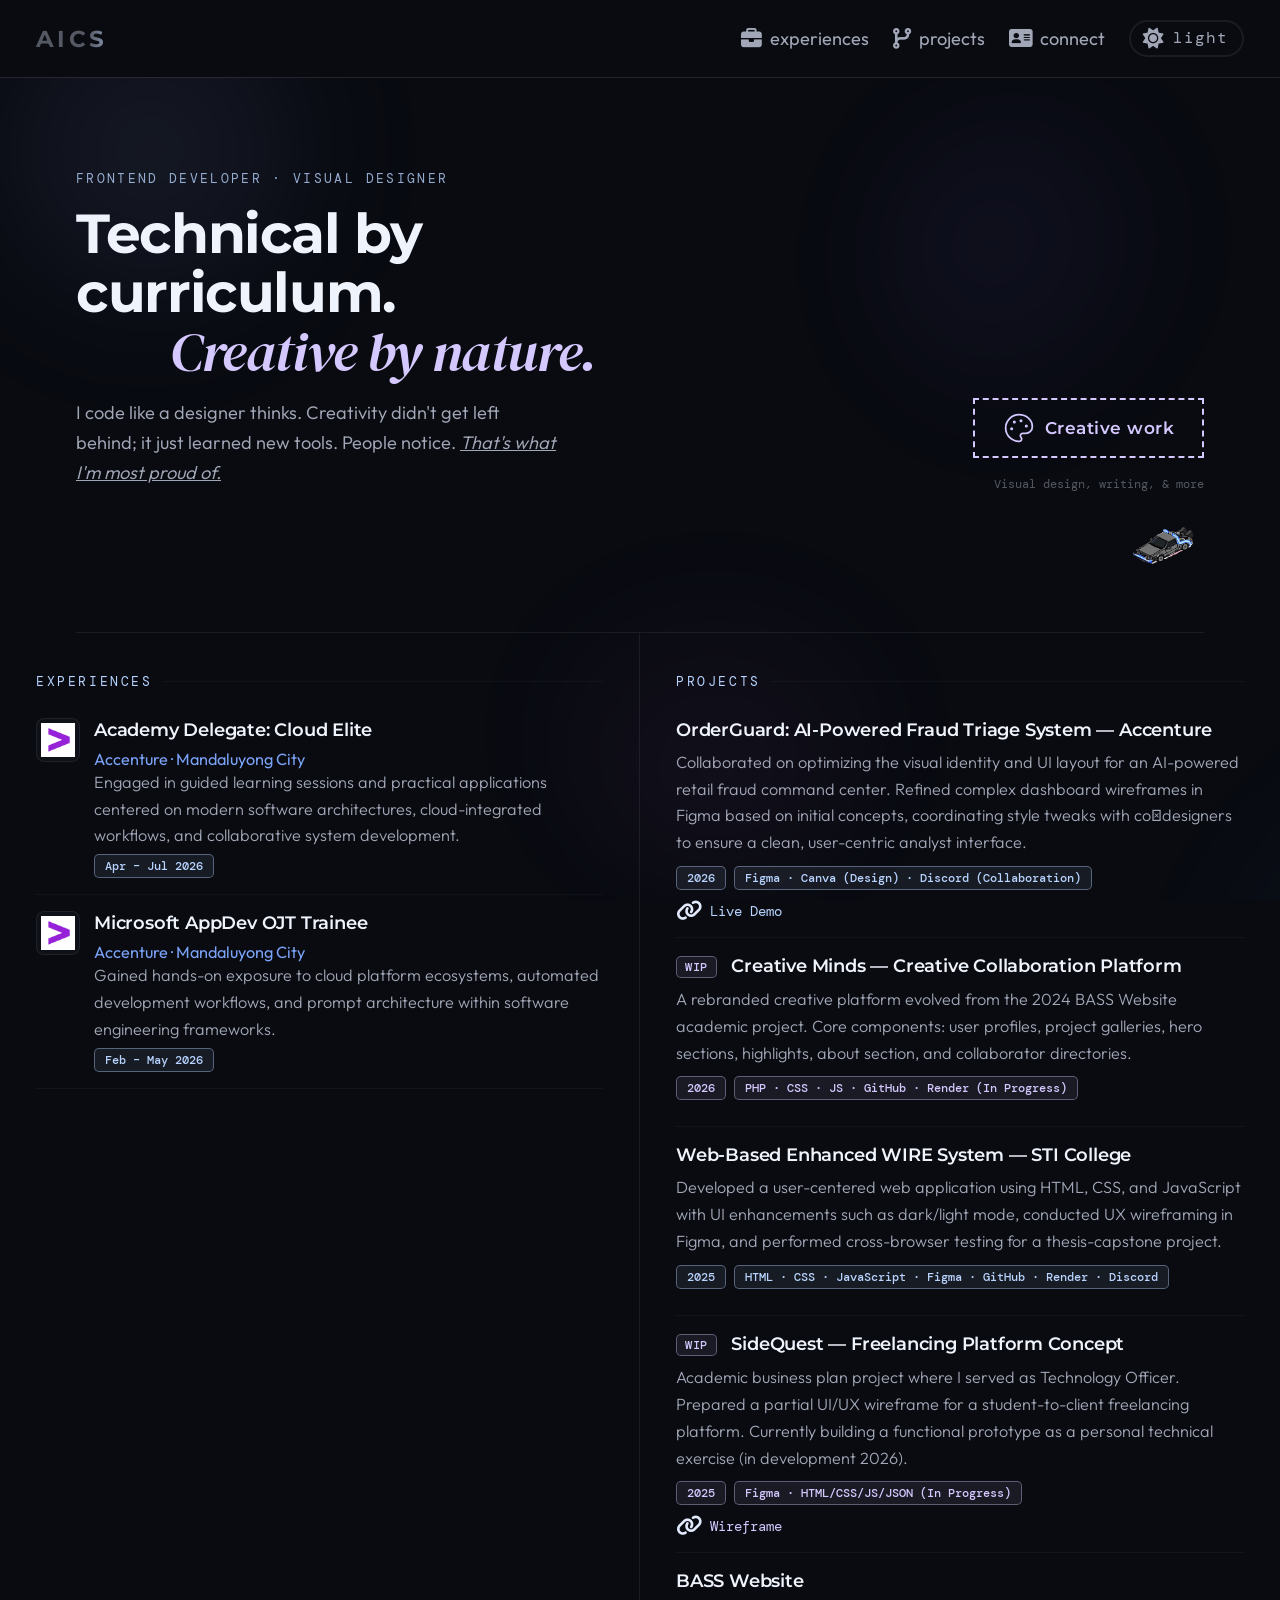
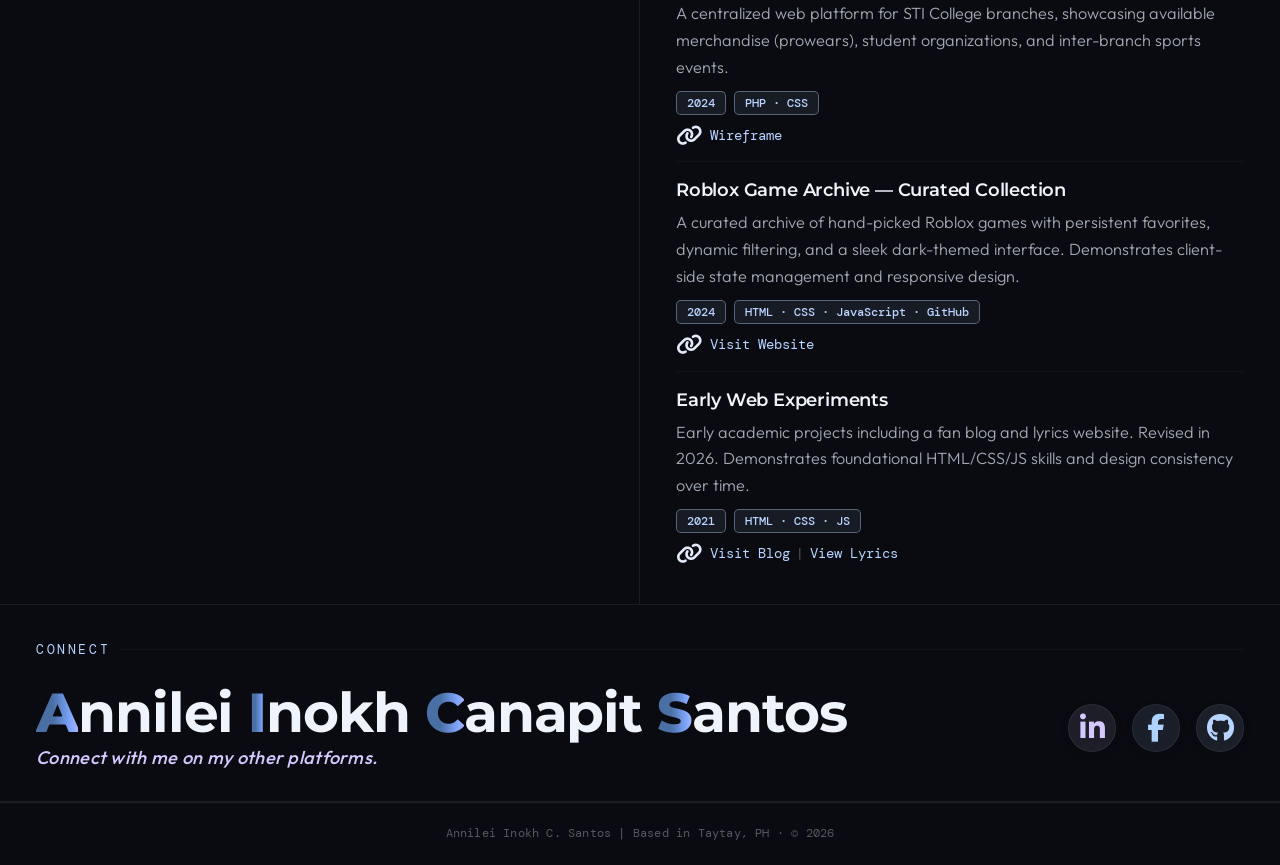
<file: index.html>
<!DOCTYPE html>
<html lang="en">
<head>
  <meta charset="UTF-8">
  <meta name="viewport" content="width=device-width, initial-scale=1.0, viewport-fit=cover">
  <title>Annilei Inokh C. Santos</title>

  <!-- External Stylesheets -->
  <link rel="stylesheet" href="css/style.css">
  <link rel="stylesheet" href="css/orb.css">
  <link rel="stylesheet" href="css/scroll.css">
  <link rel="stylesheet" href="css/components.css">
  <link rel="stylesheet" href="css/pop-up-modal-style.css">
  <link rel="stylesheet" href="css/time-travel-animation.css">

  <!-- Font Awesome 6 (Free) -->
  <link rel="stylesheet" href="https://cdnjs.cloudflare.com/ajax/libs/font-awesome/6.5.1/css/all.min.css">
  </style>
</head>
<body>

<div class="p dark" id="site">

  <!-- Animated Orb Background -->
  <div class="orb-container" id="orbContainer">
    <div class="interactive-orb" id="interactiveOrb"></div>
  </div>

  <div class="content-wrapper">

    <!-- ── Navigation ─────────────────────────────────────── -->
    <nav>
      <a href="#hero" class="nav-link">
        <div class="logo">AICS</div>
      </a>
      <div class="nav-r">
        <a href="#exp" class="nav-link">
          <i class="fas fa-briefcase nav-icon-mobile"></i>
          <span class="nav-text">experiences</span>
        </a>
        <a href="#proj" class="nav-link">
          <i class="fas fa-code-branch nav-icon-mobile"></i>
          <span class="nav-text">projects</span>
        </a>
        <a href="#connect" class="nav-link">
          <i class="fas fa-address-card nav-icon-mobile"></i>
          <span class="nav-text">connect</span>
        </a>
        <button class="toggle-btn" id="modeBtn" aria-label="Toggle theme">
          <i class="fas t-icon" id="modeIcon">☀</i>
          <span id="modeTxt">light</span>
        </button>
      </div>
    </nav>

    <!-- ── Hero ───────────────────────────────────────────── -->
    <div class="hero" id="hero">
      <div class="eyebrow">
        <span>frontend developer · visual designer</span>
      </div>
      <h1>Technical by curriculum.<br><em>Creative by nature.</em></h1>

      <div class="hero-body">
        <p class="hero-desc">
          I code like a designer thinks. Creativity didn't get left behind;
          it just learned new tools. People notice.
          <u><i>That's what I'm most proud of.</i></u>
        </p>

        <div class="cta-wrap">
          <div class="cta-portfolio" aria-label="View design portfolio">
            <svg class="portfolio-icon"
                 xmlns="http://www.w3.org/2000/svg"
                 width="32" height="32"
                 viewBox="0 0 24 24"
                 fill="none"
                 stroke="currentColor"
                 stroke-width="1.3125"
                 stroke-linecap="round"
                 stroke-linejoin="round">
              <path d="M12 22a1 1 0 0 1 0-20 10 9 0 0 1 10 9 5 5 0 0 1-5 5h-2.25a1.75 1.75 0 0 0-1.4 2.8l.3.4a1.75 1.75 0 0 1-1.4 2.8z"/>
              <circle cx="13.5" cy="6.5" r=".5" fill="currentColor"/>
              <circle cx="17.5" cy="10.5" r=".5" fill="currentColor"/>
              <circle cx="6.5"  cy="12.5" r=".5" fill="currentColor"/>
              <circle cx="8.5"  cy="7.5"  r=".5" fill="currentColor"/>
            </svg>
            Creative work
          </div>
          <div class="cta-hint">Visual design, writing, &amp; more</div>

          <!-- GIF Button -->
          <button class="gif-button" id="gifBtn" aria-label="View previous portfolio versions">
            <img
              class="gif-img"
              src="../assets/delorean.gif"
              alt="DeLorean time machine"
              draggable="false">
            <i class="fas fa-car-side fallback-icon"></i>
          </button>
        </div>
      </div>
    </div>

    <!-- ── Two-Column: Experiences + Projects ──────────────── -->
    <div class="two-col">

      <!-- Experiences Column -->
      <div class="col-l" id="exp">
        <div class="sec-label">experiences</div>
        <!-- Experiences content will be loaded dynamically from JSON -->
      </div>

      <!-- Projects Column -->
      <div class="col-r" id="proj">
        <div class="sec-label">projects</div>
        <!-- Projects content will be loaded dynamically from JSON -->
      </div>

    </div><!-- /.two-col -->

    <!-- ── Connect ────────────────────────────────────────── -->
    <div class="contrib-band" id="connect">
      <div class="sec-label">connect</div>
      <div class="contrib-inner">
        <div>
          <div class="c-big">
            <span class="name-first"><b class="shimmer-letter">A</b>nnilei <b class="shimmer-letter">I</b>nokh</span>
            <span class="name-last"><b class="shimmer-letter">C</b>anapit <b class="shimmer-letter">S</b>antos</span>
          </div>
          <div class="c-sub"><em>Connect with me on my other platforms.</em></div>
        </div>
        <div class="social-links">
          <a href="https://www.linkedin.com/in/annilei-inokh-santos/"
            target="_blank"
            rel="noopener noreferrer"
            class="social-btn linkedin"
            aria-label="LinkedIn">
            <i class="fab fa-linkedin-in"></i>
          </a>
          <a href="https://www.facebook.com/annilei.inokh"
            target="_blank"
            rel="noopener noreferrer"
            class="social-btn facebook"
            aria-label="Facebook">
            <i class="fab fa-facebook-f"></i>
          </a>
          <a href="https://github.com/annilei-inokh-santos"
            target="_blank"
            rel="noopener noreferrer"
            class="social-btn github"
            aria-label="GitHub">
            <i class="fab fa-github"></i>
          </a>
        </div>
      </div>
    </div>

    <!-- ── Footer ─────────────────────────────────────────── -->
    <div class="bottom">
      <div class="sig-row">
        <div class="build-note">Annilei Inokh C. Santos | Based in Taytay, PH · © 2026</div>
      </div>
    </div>

  </div><!-- /.content-wrapper -->
</div><!-- /#site -->

<!-- External Scripts -->
<script src="js/data-loader.js"></script>
<script src="js/theme.js"></script>
<script src="js/orb.js"></script>
<script src="js/scroll.js"></script>
<script src="js/modal.js"></script>
<script src="js/sparkle.js"></script>
<script src="js/gif-button.js"></script>
<script src="js/time-travel-animation.js"></script>
<script src="js/script.js"></script>

</body>
</html>
</file>
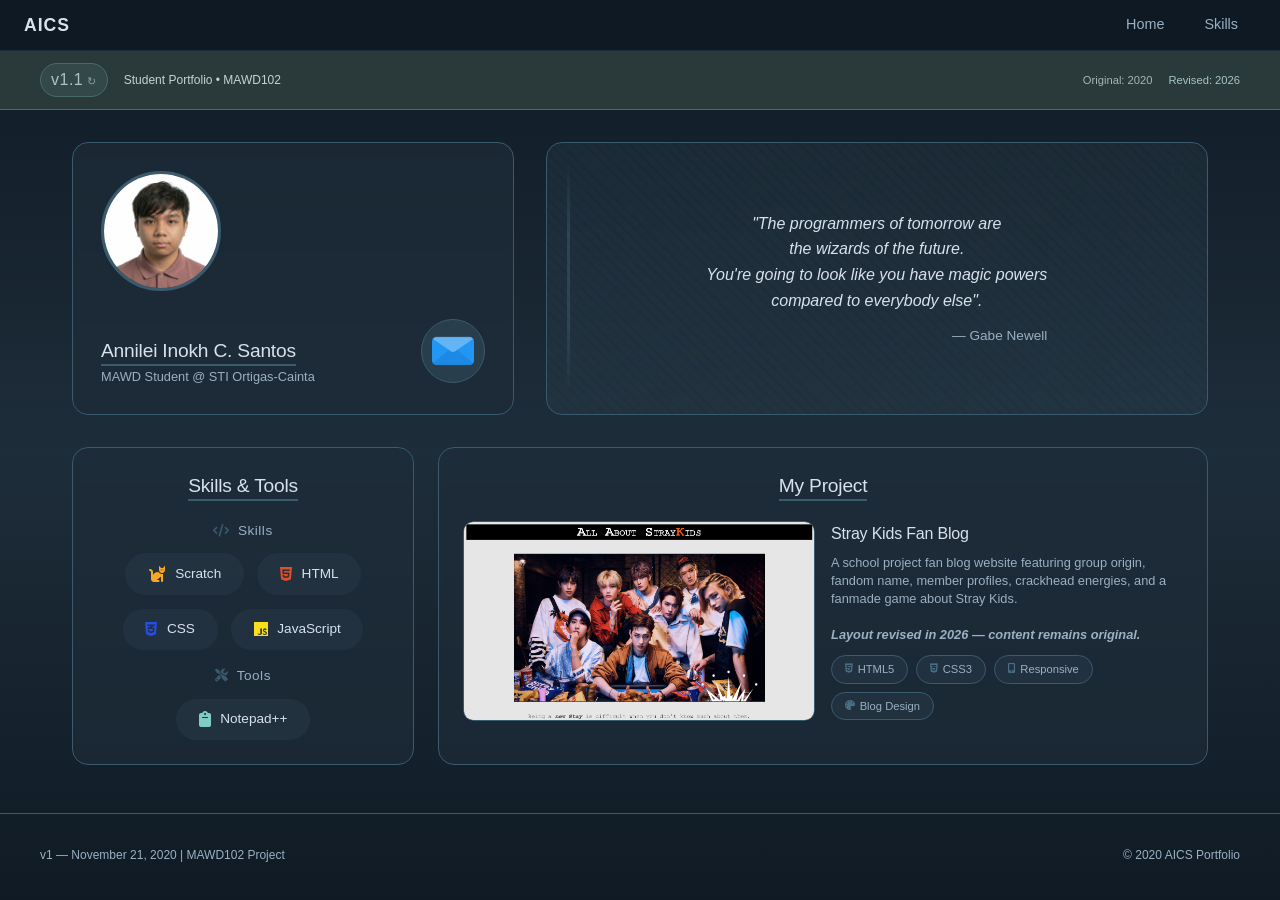
<file: previous-versions/2020.html>
<!DOCTYPE html>
<html lang="en">
<head>
  <title>Annilei Inokh • (2020)</title>
  <meta charset="UTF-8">
  <meta name="viewport" content="width=device-width, initial-scale=1">
  <meta name="description" content="Student Programmer Portfolio showcasing skills in Scratch, HTML, and JavaScript">
  <link rel="stylesheet" href="https://cdnjs.cloudflare.com/ajax/libs/font-awesome/6.4.0/css/all.min.css">
  <link rel="stylesheet" href="/previous-versions/2020/style-2020.css">
</head>
<body>

  <!-- Navigation -->
  <div class="navbar">
    <a class="logo"><b>AICS</b></a>
    <div class="nav-links">
      <a href="#home">Home</a>
      <a href="#skills">Skills</a>
      <a href="#credits" class="mobile-only">Credits</a>
    </div>
  </div>

  <!-- Version Notice Header - Simple & Direct -->
  <div class="version-notice" id="home">
    <div class="notice-container">
      <div class="notice-left">
        <span class="notice-badge">v1.1</span>
        <p class="notice-text">Student Portfolio • MAWD102</p>
      </div>
      <div class="notice-right">
        <span class="notice-date">Original: 2020</span>
        <span class="notice-revision">Revised: 2026</span>
      </div>
    </div>
  </div>

  <!-- Main Grid - 2 Columns -->
  <div class="main-grid">
    
    <!-- LEFT COLUMN: About + Contact in one container -->
    <div class="left-column">
      
      <!-- Single Container for About and Contact - 4 Quadrant Grid -->
      <div class="card profile-container">
        
        <!-- Quadrant 1: Avatar (Top Left) -->
        <div class="quadrant quadrant-1">
          <div class="about-avatar">
            <img src="/previous-versions/2020/assets/annilei-2020.png" class="picture_border" alt="Annilei">
          </div>
        </div>

        <!-- Quadrant 2: EMPTY (Top Right) - Social icons removed -->
        <div class="quadrant quadrant-2">
          <!-- Social icons removed as requested -->
        </div>

        <!-- Quadrant 3: Name and Description (Bottom Left) -->
        <div class="quadrant quadrant-3">
          <div class="about-info"><br>
            <h1><u>Annilei Inokh C. Santos</u></h1>
            <p>MAWD Student @ STI Ortigas-Cainta</p>
          </div>
        </div>

        <!-- Quadrant 4: Contact Icon (Bottom Right) -->
        <div class="quadrant quadrant-4">
          <button class="contact-icon-btn" id="contactBtn">
            <img src="/previous-versions/2020/assets/email-icon.png" alt="Contact">
          </button>
        </div>

      </div>

      <!-- Popup Modal for Contact Form -->
      <div id="contactPopup" class="popup-modal">
        <div class="popup-content">
          <div class="popup-header">
            <h2>Contact Me</h2>
            <span class="popup-close">&times;</span>
          </div>
          <div class="popup-body">
            <form id="contactForm">
              <label for="popup-email"><b>Email</b></label>
              <input type="email" id="popup-email" name="email" placeholder="Your Email" required disabled>
              
              <label for="popup-contacts"><b>Contact Number</b></label>
              <input type="tel" id="popup-contacts" name="contacts" placeholder="Contact Number" disabled>
              
              <label for="popup-message"><b>Message</b></label>
              <textarea id="popup-message" name="message" placeholder="Your message" required disabled></textarea>
              
              <input type="submit" value="Not Supported (v1 Archive)" class="submit disabled" disabled>
            </form>
            
            <!-- Legacy Notice -->
            <div class="legacy-notice">
              <div class="notice-icon">⚠️</div>
              <div class="notice-content">
                <strong>ARCHIVED VERSION</strong>
                <p>This is a portfolio from 2020. The contact form is disabled.<br>Please check my current portfolio for active inquiries.</p>
              </div>
            </div>
          </div>
        </div>
      </div>

    </div>

    <!-- RIGHT COLUMN: Quotation -->
    <div class="right-column">
      <div class="card quotation-card">
        <div class="accent-bar"></div>
        <div class="quote-icon">"</div>
        <blockquote>
          "The programmers of tomorrow are<br>the wizards of the future.<br>You're going to look like you have magic powers<br>compared to everybody else".<br>
          <span>— Gabe Newell</span>
        </blockquote>
      </div>
    </div>

    <!-- SKILLS & PROJECTS - Side by side 50/50 -->
    <div class="bottom-grid">
      
      <!-- Skills Section -->
      <div class="card skills-card" id="skills">
        <h2><u>Skills & Tools</u></h2>
        
        <!-- Skills Subsection -->
        <div class="skills-subsection">
          <h3 class="subsection-title"><i class="fas fa-code"></i> Skills</h3>
          <div class="skills-banner">
            <a href="https://scratch.mit.edu/" target="_blank" rel="noopener noreferrer" class="skill-pill">
              <i class="fas fa-cat skill-icon"></i> Scratch
            </a>
            <a href="https://www.w3schools.com/html/default.asp" target="_blank" rel="noopener noreferrer" class="skill-pill">
              <i class="fab fa-html5 skill-icon"></i> HTML
            </a>
            <a href="https://www.w3schools.com/css/default.asp" target="_blank" rel="noopener noreferrer" class="skill-pill">
              <i class="fab fa-css3-alt skill-icon"></i> CSS
            </a>
            <a href="https://www.w3schools.com/js/default.asp" target="_blank" rel="noopener noreferrer" class="skill-pill">
              <i class="fab fa-js skill-icon"></i> JavaScript
            </a>
          </div>
        </div>

        <!-- Tools Subsection -->
        <div class="tools-subsection">
          <h3 class="subsection-title"><i class="fas fa-tools"></i> Tools</h3>
          <div class="skills-banner">
            <a href="https://notepad-plus-plus.org/" target="_blank" rel="noopener noreferrer" class="skill-pill">
              <i class="fas fa-clipboard skill-icon"></i> Notepad++
            </a>
          </div>
        </div>
      </div>

    <!-- Projects Section - Split Layout -->
    <div class="card projects-card split-layout">
      <h2><u>My Project</u></h2>
      <div class="project-split">
        <!-- Image container - ONLY this is clickable and hoverable -->
        <a href="/previous-versions/2020/project/skz-blog.html" target="_blank" rel="noopener noreferrer" class="image-link-wrapper">
          <div class="project-image-split">
            <img src="/previous-versions/2020/assets/skz-blog-thumbnail.png" class="picture_border" alt="Stray Kids Blog Project">
            <div class="project-image-overlay">
              <span class="overlay-text">
                Explore the blog <i class="fas fa-arrow-right"></i>
              </span>
            </div>
          </div>
        </a>
        <div class="project-info-split">
          <h3>Stray Kids Fan Blog</h3>
          <p>A school project fan blog website featuring group origin, fandom name, member profiles,
            crackhead energies, and a fanmade game about Stray Kids.
            <br><br><b><i>Layout revised in 2026 — content remains original.</i></b></p>
          <div class="project-tags">
            <span class="project-tag"><i class="fab fa-html5"></i> HTML5</span>
            <span class="project-tag"><i class="fab fa-css3-alt"></i> CSS3</span>
            <span class="project-tag"><i class="fas fa-mobile-alt"></i> Responsive</span>
            <span class="project-tag"><i class="fas fa-palette"></i> Blog Design</span>
          </div>
        </div>
      </div>
    </div>
  </div>

  </div>

  <!-- Footer / Credits Section -->
  <footer class="footer" id="credits">
    <div class="credits-content">
      <div class="credits-left">
        <p>v1 — November 21, 2020 | MAWD102 Project</p>
      </div>
      <div class="credits-right">
        <p>© 2020 AICS Portfolio</p>
      </div>
    </div>
  </footer>

    <!-- Page Transition Overlay -->
    <div class="page-transition" id="pageTransition">
      <div class="transition-content">
        <div class="spinner"></div>
        <p>Redirecting you to the project blog...</p>
      </div>
    </div>

  <script src="/previous-versions/2020/script-2020.js"></script>
</body>
</html>
</file>
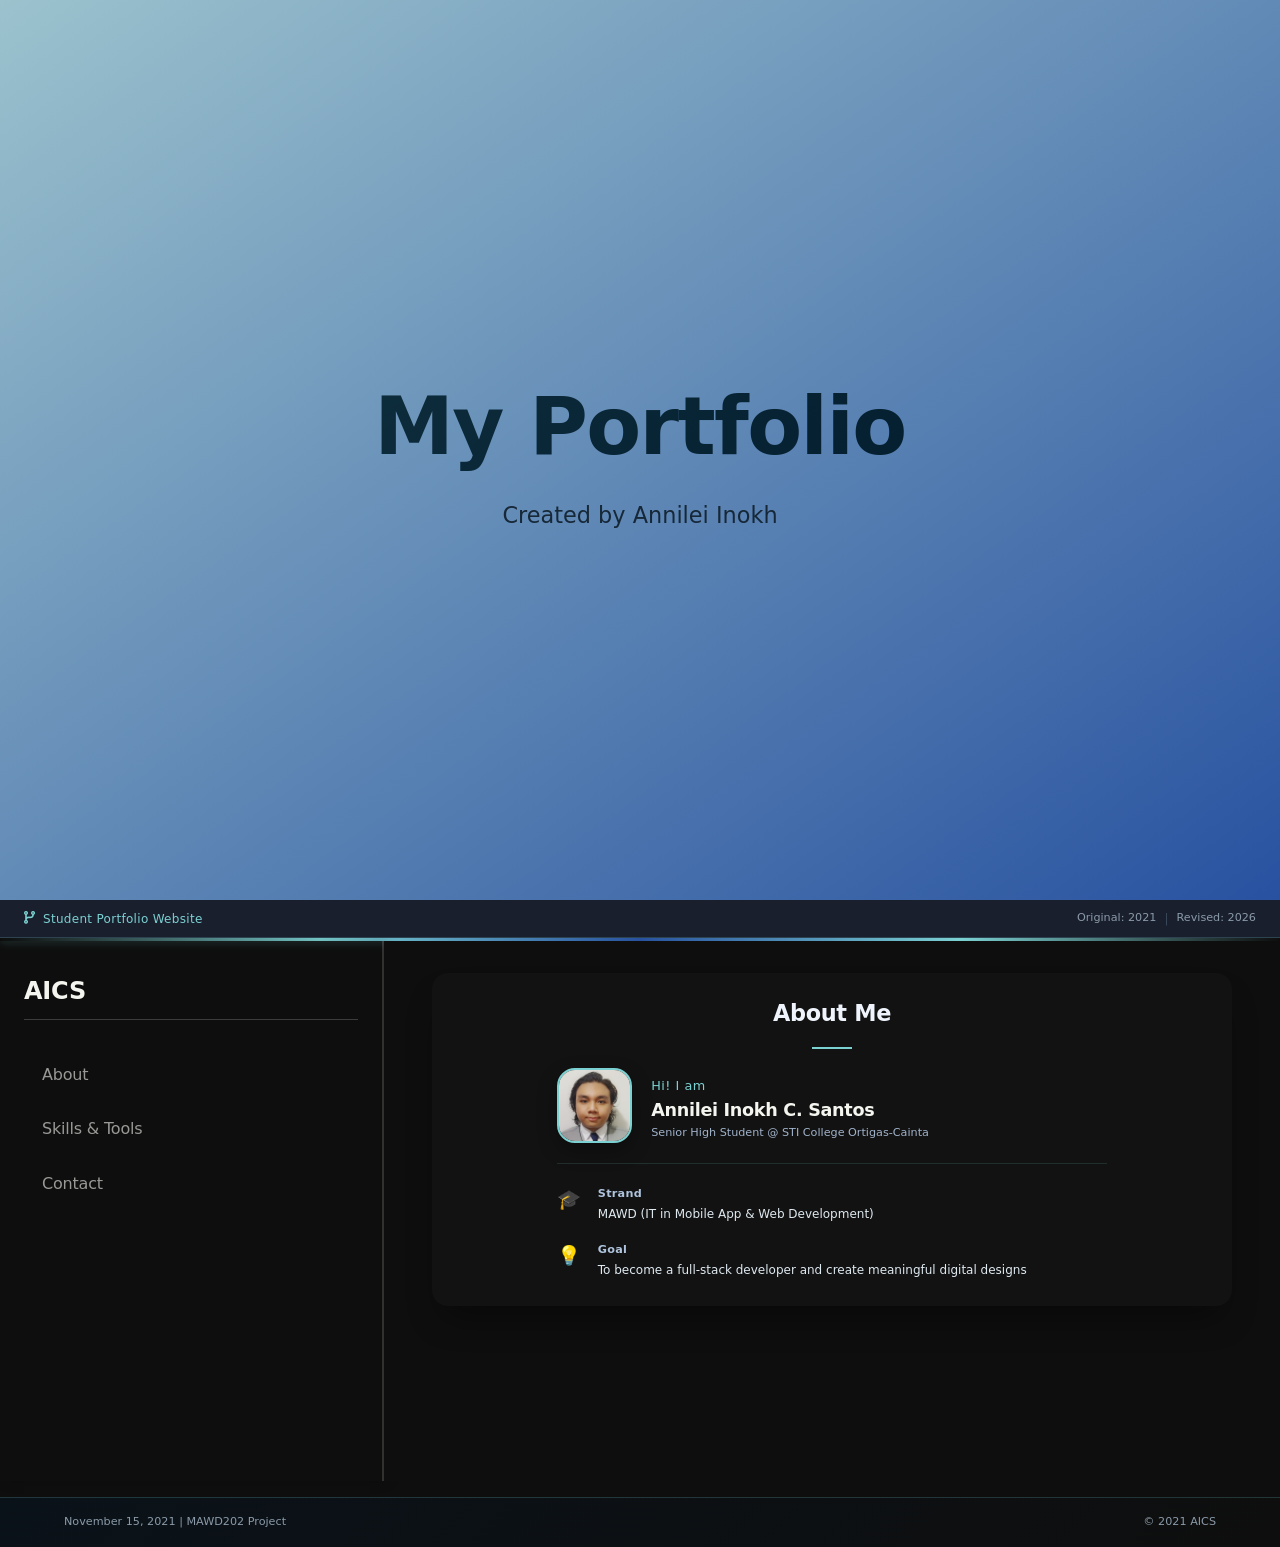
<file: previous-versions/2021-v2.html>
<!DOCTYPE html>
<html lang="en">
<head>
  <meta charset="UTF-8">
  <meta name="viewport" content="width=device-width, initial-scale=1.0, viewport-fit=cover">
  <title>Annilei Inokh • (2021 v2)</title>
  <!-- Font Awesome 6 (free CDN) -->
  <link rel="stylesheet" href="https://cdnjs.cloudflare.com/ajax/libs/font-awesome/6.4.0/css/all.min.css">
  <link rel="stylesheet" href="/previous-versions/2021/v2/style-2021-v2.css">
</head>
<body>

  <!-- FULLSCREEN HERO: gradient + text, responsive height -->
  <section class="hero">
    <div class="hero-content">
      <h1>My Portfolio</h1>
      <p>Created by Annilei Inokh</p>
    </div>
  </section>

  <!-- STICKY VERSION BAR -->
  <div class="version-bar">
    <div class="version-left">
      <i class="fas fa-code-branch"></i>
      <span>Student Portfolio Website</span>
    </div>
    <div class="version-right">
      <span>Original: 2021</span>
      <span class="version-separator">|</span>
      <span>Revised: 2026</span>
    </div>
  </div>

  <!-- DIVIDER LINE BETWEEN HERO AND BODY -->
  <div class="hero-divider"></div>

  <!-- MAIN LAYOUT: SIDEBAR (30%) + MAIN CONTENT (70%) -->
  <div class="app-wrapper">
    <div class="app-layout">
      <!-- SIDEBAR NAVIGATION - DESKTOP VIEW -->
      <aside class="sidebar">
        <div class="sidebar-content">
          <h3 class="sidebar-title" id="aicsTitle">AICS</h3>
          <nav class="sidebar-nav">
            <a href="#about" id="aboutLink" class="active">About</a>
            <a href="#skills" id="skillsLink">Skills & Tools</a>
            <a href="#contact" id="contactLink">Contact</a>
          </nav>
        </div>
      </aside>

      <!-- MAIN CONTENT - 70% width -->
      <main class="main-content">
        <!-- ABOUT SECTION -->
        <div id="aboutSection" class="content-section active-section">
          <div class="main-card" align="center">
            <h2>About Me</h2>
            <div class="about-divider"></div>

            <div class="about-minimal">
              <div class="about-header">
                <div class="profile-image-mini">
                  <img src="/previous-versions/2021/v2/assets/annilei-nov-2021.png" class="photo-square" alt="Annilei Inokh profile">
                </div>
                <div class="greeting">
                  <p class="hi-text">Hi! I am</p>
                  <h3 class="full-name">Annilei Inokh C. Santos</h3>
                  <p class="student-role">Senior High Student @ STI College Ortigas-Cainta</p>
                </div>
              </div>

              <div class="about-details-minimal">
                <div class="detail-row">
                  <span class="detail-icon-mini">🎓</span>
                  <div class="detail-text">
                    <strong>Strand</strong>
                    <p>MAWD (IT in Mobile App & Web Development)</p>
                  </div>
                </div>

                <div class="detail-row">
                  <span class="detail-icon-mini">💡</span>
                  <div class="detail-text">
                    <strong>Goal</strong>
                    <p>To become a full-stack developer and create meaningful digital designs</p>
                  </div>
                </div>
              </div>
            </div>
          </div>
        </div>

        <!-- SKILLS SECTION -->
        <div id="skillsSection" class="content-section">
          <div class="main-card" align="center">
            <h2>Skills & Tools</h2>
            <div class="skills-divider"></div>

            <div class="skills-intro">
              <p>Technologies and tools I work with</p>
            </div>

            <div class="skills-grid">
              <div class="skill-item" data-color="#F7DF1E">
                <i class="fab fa-js"></i>
                <h3>JavaScript</h3>
                <p>Beginner</p>
              </div>

              <div class="skill-item" data-color="#E34F26">
                <i class="fab fa-html5"></i>
                <h3>HTML5</h3>
                <p>Advanced</p>
              </div>

              <div class="skill-item" data-color="#1572B6">
                <i class="fab fa-css3-alt"></i>
                <h3>CSS3</h3>
                <p>Advanced</p>
              </div>

              <div class="skill-item" data-color="#FFA500">
                <i class="fas fa-cat"></i>
                <h3>Scratch</h3>
                <p>Advanced</p>
              </div>

              <div class="skill-item" data-color="#006586">
                <i class="fas fa-clapperboard"></i>
                <h3>Filmora Wondershare</h3>
                <p>Intermediate</p>
              </div>
            </div>
          </div>
        </div>

        <!-- CONTACT SECTION -->
        <div id="contactSection" class="content-section">
          <div class="main-card" align="center">
            <h2>Contact</h2>
            <div class="contact-divider"></div>

            <!-- Landscape ID Contact Form -->
            <div class="landscape-id-card">
              <div class="landscape-id-left">
                <div class="id-badge">ARCHIVE MODE</div>
                <div class="id-avatar">
                  <img src="/previous-versions/2021/v2/assets/annilei-nov-2021.png" alt="Annilei Inokh">
                </div>
                <h3 class="id-name">Annilei Inokh C. Santos</h3>
                <p class="id-role">Student Developer</p>
                <div class="id-location">
                  <i class="fas fa-map-marker-alt"></i>
                  <span>Cainta, Philippines</span>
                </div>
              </div>
              
              <div class="landscape-id-right">
                <div class="form-disabled-notice">
                  <i class="fas fa-archive"></i>
                  <span>This contact form is archived. For inquiries, please use the latest portfolio website.</span>
                </div>
                
                <form class="contact-form" onsubmit="return false;">
                  <div class="form-group">
                    <label for="archive-email">Email Address</label>
                    <div class="input-wrapper">
                      <i class="fas fa-envelope"></i>
                      <input type="email" id="archive-email" placeholder="your@email.com" disabled>
                    </div>
                  </div>
                  
                  <div class="form-group">
                    <label for="archive-message">Message</label>
                    <div class="input-wrapper">
                      <i class="fas fa-pencil-alt"></i>
                      <textarea id="archive-message" rows="3" placeholder="Type your message here..." disabled></textarea>
                    </div>
                  </div>
                  
                  <button type="submit" class="submit-btn-disabled" disabled>
                    <i class="fas fa-paper-plane"></i> Send Message
                    <span class="disabled-badge">ARCHIVED</span>
                  </button>
                </form>
              </div>
            </div>
          </div>
        </div>
      </main>
    </div>

    <!-- REDESIGNED FOOTER WITH LEFT AND RIGHT TEXT -->
    <footer class="footer">
      <div class="footer-container">
        <div class="footer-left">
          <p>November 15, 2021 | MAWD202 Project</p>
        </div>
        <div class="footer-right">
          <p>© 2021 AICS</p>
        </div>
      </div>
    </footer>
  </div>

  <!-- MOBILE BOTTOM NAVIGATION BAR (visible only on mobile) -->
  <div class="mobile-bottom-nav">
    <a href="#about" id="mobileAboutLink" class="mobile-nav-item active">
      <i class="fas fa-user"></i>
      <span>About</span>
    </a>
    <a href="#skills" id="mobileSkillsLink" class="mobile-nav-item">
      <i class="fas fa-code"></i>
      <span>Skills</span>
    </a>
    <a href="#contact" id="mobileContactLink" class="mobile-nav-item">
      <i class="fas fa-envelope"></i>
      <span>Contact</span>
    </a>
  </div>

  <script src="/previous-versions/2021/v2/script-2021-v2.js"></script>
</body>
</html>
</file>
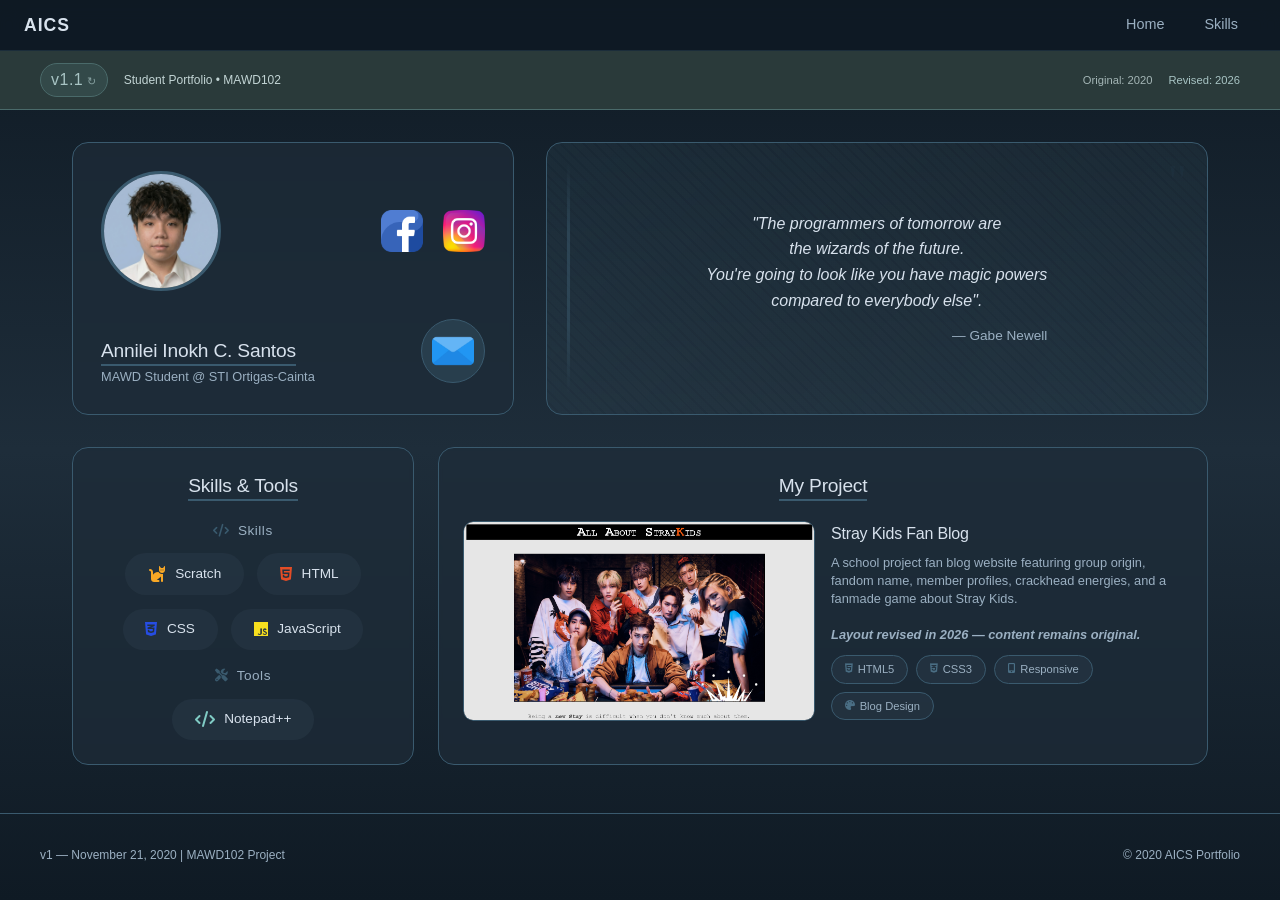
<file: previous-versions/v1.html>
<!DOCTYPE html>
<html lang="en">
<head>
  <title>Annilei Inokh • v1 (2020)</title>
  <meta charset="UTF-8">
  <meta name="viewport" content="width=device-width, initial-scale=1">
  <meta name="description" content="Student Programmer Portfolio showcasing skills in Scratch, HTML, and JavaScript">
  <link rel="stylesheet" href="https://cdnjs.cloudflare.com/ajax/libs/font-awesome/6.4.0/css/all.min.css">
  <link rel="stylesheet" href="/previous-versions/v1/style-v1.css">
</head>
<body>

  <!-- Navigation -->
  <div class="navbar">
    <a class="logo"><b>AICS</b></a>
    <div class="nav-links">
      <a href="#home">Home</a>
      <a href="#skills">Skills</a>
      <a href="#credits" class="mobile-only">Credits</a>
    </div>
  </div>

  <!-- Version Notice Header - Simple & Direct -->
  <div class="version-notice" id="home">
    <div class="notice-container">
      <div class="notice-left">
        <span class="notice-badge">v1.1</span>
        <p class="notice-text">Student Portfolio • MAWD102</p>
      </div>
      <div class="notice-right">
        <span class="notice-date">Original: 2020</span>
        <span class="notice-revision">Revised: 2026</span>
      </div>
    </div>
  </div>

  <!-- Main Grid - 2 Columns -->
  <div class="main-grid">
    
    <!-- LEFT COLUMN: About + Social + Contact in one container -->
    <div class="left-column">
      
      <!-- Single Container for About, Social, Contact - 4 Quadrant Grid -->
      <div class="card profile-container">
        
        <!-- Quadrant 1: Avatar (Top Left) -->
        <div class="quadrant quadrant-1">
          <div class="about-avatar">
            <img src="/previous-versions/v1/assets/annilei-2020.png"class="picture_border" alt="Annilei">
          </div>
        </div>

        <!-- Quadrant 2: Social Media Icons (Top Right) -->
        <div class="quadrant quadrant-2">
          <div class="social-icons">
            <a href="https://www.facebook.com/Annilei.Inokh/" target="_blank" rel="noopener noreferrer" class="social-icon">
              <img src="/previous-versions/v1/assets/fb-icon.png" alt="Facebook">
            </a>
            <a href="https://www.instagram.com/luv.lei_/" target="_blank" rel="noopener noreferrer" class="social-icon">
              <img src="/previous-versions/v1/assets/ig-icon.png" alt="Instagram">
            </a>
          </div>
        </div>

        <!-- Quadrant 3: Name and Description (Bottom Left) -->
        <div class="quadrant quadrant-3">
          <div class="about-info"><br>
            <h1><u>Annilei Inokh C. Santos</u></h1>
            <p>MAWD Student @ STI Ortigas-Cainta</p>
          </div>
        </div>

        <!-- Quadrant 4: Contact Icon (Bottom Right) -->
        <div class="quadrant quadrant-4">
          <button class="contact-icon-btn" id="contactBtn">
            <img src="/previous-versions/v1/assets/email-icon.png" alt="Contact">
          </button>
        </div>

      </div>

      <!-- Popup Modal for Contact Form -->
      <div id="contactPopup" class="popup-modal">
        <div class="popup-content">
          <div class="popup-header">
            <h2>Contact Me</h2>
            <span class="popup-close">&times;</span>
          </div>
          <div class="popup-body">
            <form id="contactForm">
              <label for="popup-email"><b>Email</b></label>
              <input type="email" id="popup-email" name="email" placeholder="Your Email" required disabled>
              
              <label for="popup-contacts"><b>Contact Number</b></label>
              <input type="tel" id="popup-contacts" name="contacts" placeholder="Contact Number" disabled>
              
              <label for="popup-message"><b>Message</b></label>
              <textarea id="popup-message" name="message" placeholder="Your message" required disabled></textarea>
              
              <input type="submit" value="Not Supported (v1 Archive)" class="submit disabled" disabled>
            </form>
            
            <!-- AGaw Pansin Legacy Notice -->
            <div class="legacy-notice">
              <div class="notice-icon">⚠️</div>
              <div class="notice-content">
                <strong>ARCHIVED VERSION</strong>
                <p>This is a v1 portfolio from 2020. The contact form is disabled.<br>Please check my current portfolio for active inquiries.</p>
              </div>
            </div>
          </div>
        </div>
      </div>

    </div>

    <!-- RIGHT COLUMN: Quotation -->
    <div class="right-column">
      <div class="card quotation-card">
        <div class="accent-bar"></div>
        <div class="quote-icon">"</div>
        <blockquote>
          "The programmers of tomorrow are<br>the wizards of the future.<br>You're going to look like you have magic powers<br>compared to everybody else".<br>
          <span>— Gabe Newell</span>
        </blockquote>
      </div>
    </div>

    <!-- SKILLS & PROJECTS - Side by side 50/50 -->
    <div class="bottom-grid">
      
      <!-- Skills Section -->
      <div class="card skills-card" id="skills">
        <h2><u>Skills & Tools</u></h2>
        
        <!-- Skills Subsection -->
        <div class="skills-subsection">
          <h3 class="subsection-title"><i class="fas fa-code"></i> Skills</h3>
          <div class="skills-banner">
            <a href="https://scratch.mit.edu/" target="_blank" rel="noopener noreferrer" class="skill-pill">
              <i class="fas fa-cat skill-icon"></i> Scratch
            </a>
            <a href="https://www.w3schools.com/html/default.asp" target="_blank" rel="noopener noreferrer" class="skill-pill">
              <i class="fab fa-html5 skill-icon"></i> HTML
            </a>
            <a href="https://www.w3schools.com/css/default.asp" target="_blank" rel="noopener noreferrer" class="skill-pill">
              <i class="fab fa-css3-alt skill-icon"></i> CSS
            </a>
            <a href="https://www.w3schools.com/js/default.asp" target="_blank" rel="noopener noreferrer" class="skill-pill">
              <i class="fab fa-js skill-icon"></i> JavaScript
            </a>
          </div>
        </div>

        <!-- Tools Subsection -->
        <div class="tools-subsection">
          <h3 class="subsection-title"><i class="fas fa-tools"></i> Tools</h3>
          <div class="skills-banner">
            <a href="https://notepad-plus-plus.org/" target="_blank" rel="noopener noreferrer" class="skill-pill">
              <i class="fas fa-code skill-icon"></i> Notepad++
            </a>
          </div>
        </div>
      </div>

    <!-- Projects Section - Split Layout -->
    <div class="card projects-card split-layout">
      <h2><u>My Project</u></h2>
      <div class="project-split">
        <!-- Image container - ONLY this is clickable and hoverable -->
        <a href="/previous-versions/v1/project/skz-blog.html" target="_blank" rel="noopener noreferrer" class="image-link-wrapper">
          <div class="project-image-split">
            <img src="/previous-versions/v1/assets/skz-blog-thumbnail.png" class="picture_border" alt="Stray Kids Blog Project">
            <div class="project-image-overlay">
              <span class="overlay-text">
                Explore the blog <i class="fas fa-arrow-right"></i>
              </span>
            </div>
          </div>
        </a>
        <div class="project-info-split">
          <h3>Stray Kids Fan Blog</h3>
          <p>A school project fan blog website featuring group origin, fandom name, member profiles,
            crackhead energies, and a fanmade game about Stray Kids.
            <br><br><b><i>Layout revised in 2026 — content remains original.</i></b></p>
          <div class="project-tags">
            <span class="project-tag"><i class="fab fa-html5"></i> HTML5</span>
            <span class="project-tag"><i class="fab fa-css3-alt"></i> CSS3</span>
            <span class="project-tag"><i class="fas fa-mobile-alt"></i> Responsive</span>
            <span class="project-tag"><i class="fas fa-palette"></i> Blog Design</span>
          </div>
        </div>
      </div>
    </div>
  </div>

  </div>

  <!-- Footer / Credits Section -->
  <footer class="footer" id="credits">
    <div class="credits-content">
      <div class="credits-left">
        <p>v1 — November 21, 2020 | MAWD102 Project</p>
      </div>
      <div class="credits-right">
        <p>© 2020 AICS Portfolio</p>
      </div>
    </div>
  </footer>

    <!-- Page Transition Overlay -->
    <div class="page-transition" id="pageTransition">
      <div class="transition-content">
        <div class="spinner"></div>
        <p>Redirecting you to the project blog...</p>
      </div>
    </div>

  <script src="/previous-versions/v1/script-v1.js"></script>
</body>
</html>
</file>
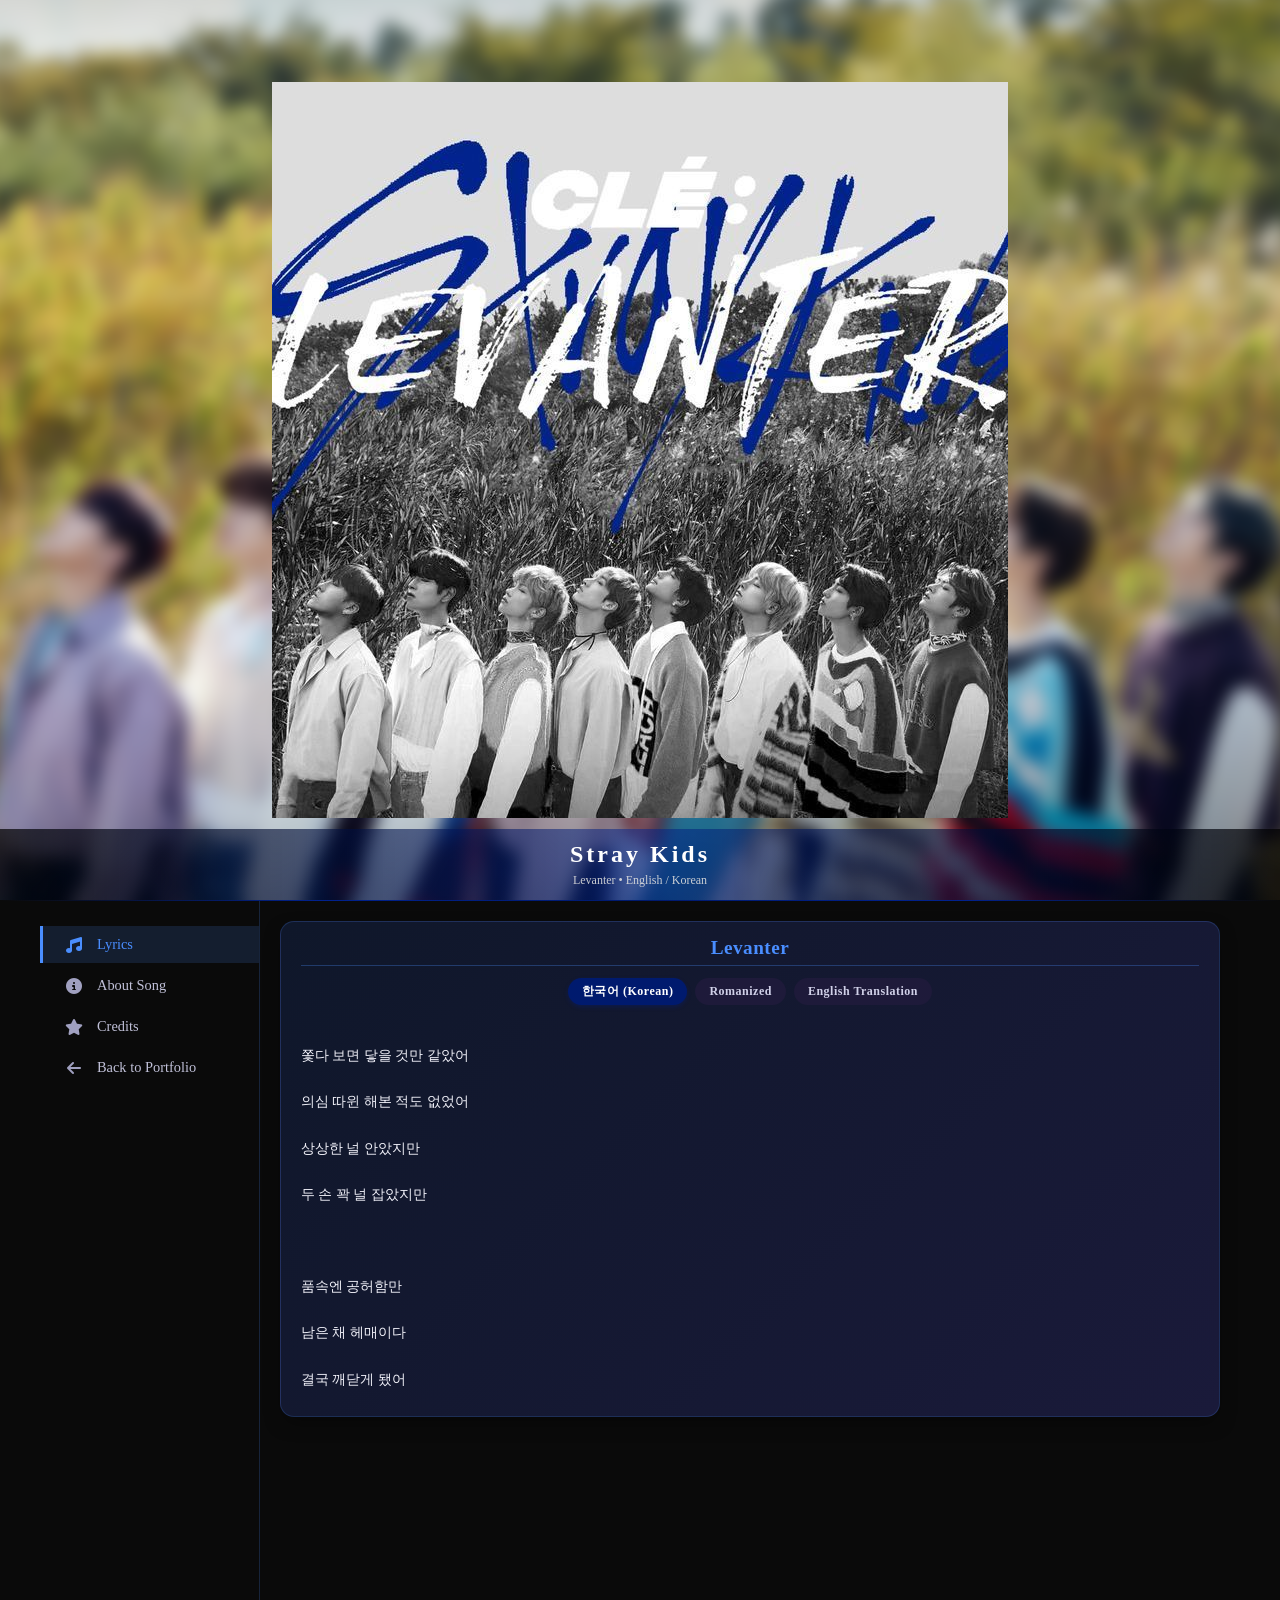
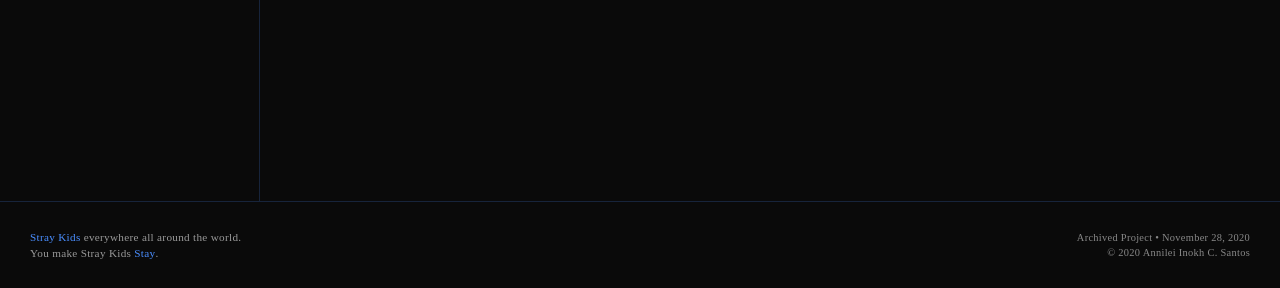
<file: previous-versions/2021/v1/projects/skz-levanter.html>
<!DOCTYPE html>
<html lang="en">
<head>
    <title>SKZ • Levanter Lyrics (Eng / Kor)</title>
    <meta charset="UTF-8">
    <meta name="viewport" content="width=device-width, initial-scale=1.0">
    <link rel="stylesheet" href="https://cdnjs.cloudflare.com/ajax/libs/font-awesome/6.4.0/css/all.min.css">
    <link rel="stylesheet" href="/previous-versions/2021/v1/projects/levanter-style.css">
</head>
<body>

    <!-- Hero Section - Full Screen, No Crop -->
    <div class="hero-section">
        <img src="/previous-versions/2021/v1/assets/skz-levanter.png" alt="Stray Kids Levanter" class="hero-image">
        <div class="hero-overlay">
            <h1>Stray Kids</h1>
            <p>Levanter • English / Korean</p>
        </div>
    </div>

    <!-- Separator Line between Hero and Content -->
    <div class="hero-separator"></div>

    <!-- Sidebar + Main Content Wrapper -->
    <div class="content-wrapper">
        
        <!-- Sidebar Navigation -->
        <aside class="sidebar">
            <nav class="sidebar-nav">
                <a href="#" class="sidebar-link active" data-page="lyrics">
                    <i class="fas fa-music"></i>
                    <span>Lyrics</span>
                </a>
                <a href="#" class="sidebar-link" data-page="about">
                    <i class="fas fa-info-circle"></i>
                    <span>About Song</span>
                </a>
                <a href="#" class="sidebar-link" data-page="credits">
                    <i class="fas fa-star"></i>
                    <span>Credits</span>
                </a>
                <a href="/previous-versions/2021-v1.html" class="sidebar-link">
                    <i class="fas fa-arrow-left"></i>
                    <span>Back to Portfolio</span>
                </a>
            </nav>
            
            <!-- Desktop Wiki Links (visible only on desktop when Credits is active) -->
            <div class="desktop-wiki-links" id="desktopWikiLinks">
                <div class="wiki-divider"></div>
                <a href="https://stray-kids.fandom.com/wiki/Cl%C3%A9_:_LEVANTER" target="_blank" rel="noopener noreferrer" class="wiki-link">
                    <i class="fas fa-compact-disc"></i>
                    <span>Album Wiki</span>
                </a>
                <a href="https://stray-kids.fandom.com/wiki/Levanter" target="_blank" rel="noopener noreferrer" class="wiki-link">
                    <i class="fas fa-music"></i>
                    <span>Song Wiki</span>
                </a>
            </div>
        </aside>

        <!-- Main Content Container with Sliding Pages -->
        <main class="main-container">
            
        <!-- Lyrics Page -->
        <div id="lyrics-page" class="page-content active-page">
            <div class="lyrics-card">
                <div class="song-title">
                    <h1><a href="https://www.youtube.com/watch?v=yXs1bro7wvw" target="_blank">Levanter</a></h1>
                </div>

                <!-- Tab Buttons - 3 Tabs -->
                <div class="tab-buttons">
                    <button class="tab-btn active" data-tab="korean">한국어 (Korean)</button>
                    <button class="tab-btn" data-tab="romanized">Romanized</button>
                    <button class="tab-btn" data-tab="english">English Translation</button>
                </div>

                <!-- Korean (Hangul) Tab -->
                <div id="korean" class="tab-content active-content">
                    <div class="lyrics-text">
                        쫓다 보면 닿을 것만 같았어<br>
                        의심 따윈 해본 적도 없었어<br>
                        상상한 널 안았지만<br>
                        두 손 꽉 널 잡았지만<br>
                        <br>
                        품속엔 공허함만<br>
                        남은 채 헤매이다<br>
                        결국 깨닫게 됐어<br>
                        널 놓아야만 한다는 걸<br>
                        <br>
                        (Oh) 스스로 속여가며<br>
                        (Oh) 버텨낸 꿈을 깬 순간<br>
                        (Oh) 쏟아져 내리는 빛이 느껴져<br>
                        <br>
                        I wanna be myself (I don't care)<br>
                        아직 낯설다 해도 (Just don't care)<br>
                        널 벗어난 순간 내가 보여<br>
                        모든 게 다, 눈앞이 다<br>
                        이제는 알겠어 (Now I know)<br>
                        내게 필요했던 건 나란 걸<br>
                        내 두 발이 가는 대로 걸어가<br>
                        I feel the light, I feel the light<br>
                        <br>
                        한결같이 너를 향해<br>
                        달려가다 깨달은 건<br>
                        내 모든 건 널 향해 있었어<br>
                        너에게 가까이 갈수록<br>
                        점점 더 날 잃어갔어<br>
                        <br>
                        저기 나무 밑에 떨어진 낙엽처럼<br>
                        결국 눈 속에 묻혀 짓밟힌다 해도<br>
                        이젠 너를 넘어서 봄을 찾아 떠나가<br>
                        남겨진 감정은 부는 바람에 휘날려<br>
                        <br>
                        (Oh) 꿈속에 날 가뒀던<br>
                        (Oh) 터널을 벗어난 순간<br>
                        (Oh) 쏟아져 내리는 빛이 느껴져<br>
                        <br>
                        I wanna be myself (I don't care)<br>
                        아직 낯설다 해도 (Just don't care)<br>
                        널 벗어난 순간 내가 보여<br>
                        모든 게 다, 눈앞이 다<br>
                        이제는 알겠어 (Now I know)<br>
                        내게 필요했던 건 나란 걸<br>
                        내 두 발이 가는 대로 걸어가<br>
                        I feel the light, I feel the light<br>
                        <br>
                        널 놓는다는 게 두려웠었지만<br>
                        놓을 수밖에 없어 난<br>
                        It's all good now<br>
                        <br>
                        I wanna be myself (I don't care)<br>
                        아직 낯설다 해도 (Just don't care)<br>
                        너를 벗어나고서야 보여<br>
                        모든 게 다, 눈앞이 다
                    </div>
                </div>

                <!-- Romanized Tab -->
                <div id="romanized" class="tab-content">
                    <div class="lyrics-text">
                        Jjotta bomyeon daheul geotman gatasseo<br>
                        Uishim ttawin haebon jeokdo eopseosseo<br>
                        Sangsanghan neol anatjiman<br>
                        Du son kkwak neol jabatjiman<br>
                        <br>
                        Pumsogen gongheohamman<br>
                        Nameun chae hemaeida<br>
                        Gyeolguk kkaedatge dwaesseo<br>
                        Neol noayaman handaneun geol<br>
                        <br>
                        (Oh) seuseuro sogyeogamyeo<br>
                        (Oh) beotyeonaen kkumeul kkaen sungan<br>
                        (Oh) ssodajyeo naerineun bichi neukkyeojyeo<br>
                        <br>
                        I wanna be myself (I don't care)<br>
                        Ajik nasseolda haedo (Just don't care)<br>
                        Neol beoseonan sungan naega boyeo<br>
                        Modeun ge da, nunapi da<br>
                        Ijeneun algesseo (Now I know)<br>
                        Naege piryohaetteon geon naran geol<br>
                        Nae du bari ganeun daero georeoga<br>
                        I feel the light, I feel the light<br>
                        <br>
                        Hangyeolgachi neoreul hyanghae<br>
                        Dallyeogada kkaedareun geon<br>
                        Nae modeun geon neol hyanghae isseosseo<br>
                        Neoege gakkai galsurok<br>
                        Jeomjeom deo nal ireogasseo<br>
                        <br>
                        Jeogi namu mite tteoreojin nagyeobcheoreom<br>
                        Gyeolguk nun soge muchyeo jitbalbhinda haedo<br>
                        Ijen neoreul neomeoseo bomeul chaja tteonaga<br>
                        Namgyeojin gamjeongeun buneun barame hwinallyeo<br>
                        <br>
                        (Oh) kkumsoge nal gadwotdeon<br>
                        (Oh) teoneoreul beoseonan sungan<br>
                        (Oh) ssodajyeo naerineun bichi neukkyeojyeo<br>
                        <br>
                        I wanna be myself (I don't care)<br>
                        Ajik nasseolda haedo (Just don't care)<br>
                        Neol beoseonan sungan naega boyeo<br>
                        Modeun ge da, nunapi da<br>
                        Ijeneun algesseo (Now I know)<br>
                        Naege piryohaetteon geon naran geol<br>
                        Nae du bari ganeun daero georeoga<br>
                        I feel the light, I feel the light<br>
                        <br>
                        Neol noneundaneun ge duryeowosseotjiman<br>
                        Noeul subakke eopseo nan<br>
                        It's all good now<br>
                        <br>
                        I wanna be myself (I don't care)<br>
                        Ajik nasseolda haedo (Just don't care)<br>
                        Neoreul beoseonagoseoya boyeo<br>
                        Modeun ge da, nunapi da
                    </div>
                </div>

                <!-- English Lyrics Tab -->
                <div id="english" class="tab-content">
                    <div class="lyrics-text">
                        Never wanted anything as much as you<br>
                        Never crossed my mind that I could ever lose<br>
                        I had this picture in my head<br>
                        Of all the promises you've made<br>
                        But you turned them into dust<br>
                        Empty-handed, now I'm lost<br>
                        I know I gotta let go<br>
                        With no regrets, you're already gone<br>
                        <br>
                        Oh, I let my dreams tie me down<br>
                        Is it too late, can I break out?<br>
                        They say it's darkest of all before the dawn<br>
                        <br>
                        I wanna be myself (I don't care)<br>
                        Yeah, I gotta be myself (Just don't care)<br>
                        And now that your weight's come off my shoulders<br>
                        I realize that I can fly<br>
                        I needed to find me (Now I know)<br>
                        The key was inside of me all along<br>
                        I'm listening to my heart, let it guide me<br>
                        I feel the light, I feel the light<br>
                        <br>
                        I never stopped (To find my way)<br>
                        I always thought (It was a race)<br>
                        To win it all, and that you were the prize<br>
                        The closer I got, the more I lost<br>
                        My soul, it was slowly fading<br>
                        I'm like the autumn leaves, don't know which way I'm blowing<br>
                        But it don't matter if it's raining or it's snowing<br>
                        All of my problems growing smaller when I'm way up here<br>
                        Any illusions I had left about you disappeared<br>
                        <br>
                        Oh, this is the end of the road<br>
                        Oh, I'm holding out for a new hope<br>
                        'Cause it's the darkest of all before the dawn<br>
                        <br>
                        I wanna be myself (I don't care)<br>
                        Yeah, I gotta be myself (Just don't care)<br>
                        And now that your weight's come off my shoulders<br>
                        I realize that I can fly<br>
                        I needed to find me (Now I know)<br>
                        The key was inside of me all along<br>
                        I'm listening to my heart, let it guide me<br>
                        I feel the light, I feel the light<br>
                        <br>
                        Afraid to let you go<br>
                        But in my heart, I know<br>
                        Got to move on, I think it's time<br>
                        It's all good now<br>
                        <br>
                        I wanna be myself (I don't care)<br>
                        Yeah, I gotta be myself (Just don't care)<br>
                        And now that I left it all behind me<br>
                        I'm flying high, I'm flying high
                    </div>
                </div>
            </div>
        </div>

        <!-- About Song Page -->
        <div id="about-page" class="page-content">
            <div class="info-card">
                <div class="info-header">
                    <i class="fas fa-info-circle"></i>
                    <h2>About Levanter (바람)</h2>
                </div>
                <div class="info-content">
                    <p><strong>Levanter</strong> (바람; "Baram" meaning "Wind") is the third track and title track from Stray Kids' fifth mini album <strong>Clé : LEVANTER</strong>, released on <strong>December 9, 2019</strong>.</p>
                    
                    <h3>🎵 Composition</h3>
                    <p>The title track "Levanter" was written by <strong>JYP head Park Jin Young</strong> and musician <strong>Herz Analog</strong>, along with the team's production group <strong>3RACHA</strong>.</p>
                    
                    <div class="lyrics-highlight">
                        <p><i class="fas fa-quote-left"></i> All I needed was me, I walked where my feet took me, I felt the light pouring in the moment I left the tunnel that kept me in my dreams</p>
                    </div>
                    
                    <p>The song is a <strong>power ballad</strong> with a length of <strong>3:15</strong>.</p>
                    
                    <h3>📅 Album Information</h3>
                    <ul>
                        <li><strong>Album:</strong> Clé : LEVANTER (5th Mini Album)</li>
                        <li><strong>Released:</strong> December 9, 2019</li>
                        <li><strong>Genre:</strong> Power ballad</li>
                        <li><strong>Length:</strong> 03:15</li>
                        <li><strong>Label:</strong> JYP Entertainment</li>
                    </ul>
                    
                    <h3>🎬 Music Video & Choreography</h3>
                    <ul>
                        <li><strong>Music Video Director:</strong> Kim Ji-yong</li>
                        <li><strong>Choreography:</strong> Na Tae-hoon, Sim Kyu-jin, MOTF, Choi Young-jun, RyuD</li>
                    </ul>
                    
                    <h3>🏆 Achievements</h3>
                    <ul>
                        <li>"Levanter" earned a music show win on <strong>M!Countdown on December 19, 2019</strong>.</li>
                    </ul>
                    
                    <h3>📝 Trivia</h3>
                    <ul>
                        <li>Levanters are <strong>strong easterly winds in the Mediterranean region</strong>.</li>
                        <li>The album was originally set to be released on November 25, 2019, but was delayed due to Woojin's departure from the group on October 27, 2019.</li>
                        <li>The album was re-recorded and finally released on December 9, 2019.</li>
                        <li>The group held its ninth mini fanmeeting after the pre-recording of "Levanter" on Show! Music Core on December 14, 2019.</li>
                    </ul>
                </div>
            </div>
        </div>

        <!-- Credits Page -->
        <div id="credits-page" class="page-content">
            <div class="info-card">
                <div class="info-header">
                    <i class="fas fa-star"></i>
                    <h2>Credits</h2>
                </div>
                <div class="info-content">
                    <h3>🎤 Stray Kids</h3>
                    <div class="credits-grid">
                        <div class="credit-item">Bang Chan</div>
                        <div class="credit-item">Lee Know</div>
                        <div class="credit-item">Changbin</div>
                        <div class="credit-item">Hyunjin</div>
                        <div class="credit-item">HAN</div>
                        <div class="credit-item">Felix</div>
                        <div class="credit-item">Seungmin</div>
                        <div class="credit-item">I.N</div>
                    </div>
                    
                    <h3>🎶 Song Credits (Levanter)</h3>
                    <ul>
                        <li><strong>Lyrics by:</strong> 3RACHA, J.Y. Park "The Asiansoul", HERZ ANALOG</li>
                        <li><strong>Composed by:</strong> 3RACHA, Hong Ji-sang</li>
                        <li><strong>Arranged by:</strong> Hong Ji-sang</li>
                    </ul>
                    
                    <h3>📀 Album "Clé : LEVANTER" Details</h3>
                    <ul>
                        <li><strong>Type:</strong> 5th Mini Album</li>
                        <li><strong>Released:</strong> December 9, 2019</li>
                        <li><strong>Format:</strong> Download, streaming, CD</li>
                        <li><strong>Genre:</strong> Rock, EDM, trap, electropop, hip-hop</li>
                        <li><strong>Length:</strong> 23:31 (digital), 26:59 (CD)</li>
                        <li><strong>Label:</strong> JYP Entertainment</li>
                        <li><strong>Distributor:</strong> Ko Dreamus</li>
                    </ul>
                    
                    <h3>📝 Tracklist</h3>
                    <ul>
                        <li>1. STOP</li>
                        <li>2. Double Knot (pre-release digital single - October 9, 2019)</li>
                        <li>3. 바람 Levanter (Title track)</li>
                        <li>4. Booster</li>
                        <li>5. Astronaut (music video released November 14, 2019)</li>
                        <li>6. Sunshine</li>
                        <li>7. You Can STAY</li>
                    </ul>
                    
                    <h3>🏆 Sales & Certification</h3>
                    <ul>
                        <li>First week sales: <strong>83,345 copies</strong> (Hanteo Chart)</li>
                        <li>First month sales: <strong>182,300 copies</strong> (Circle Chart)</li>
                        <li>May 2021: <strong>Platinum certification</strong> (250,000+ sales) by KMCA</li>
                        <li>As of November 2023: <strong>397,295 total copies</strong> sold (Circle Chart)</li>
                        <li>Ranked 3rd for "The Artist of The Year - Physical Album" (Q1 2020) at 2020 Gaon Chart Music Awards</li>
                    </ul>
                    
                    <!-- Mobile Wiki Links (visible only on mobile, always side by side) -->
                    <div class="mobile-wiki-links" id="mobileWikiLinks">
                        <div class="wiki-divider-mobile"></div>
                        <div class="mobile-wiki-buttons">
                            <a href="https://stray-kids.fandom.com/wiki/Cl%C3%A9_:_LEVANTER" target="_blank" rel="noopener noreferrer" class="wiki-link-mobile">
                                <i class="fas fa-compact-disc"></i>
                                <span>Album Wiki</span>
                            </a>
                            <a href="https://stray-kids.fandom.com/wiki/Levanter" target="_blank" rel="noopener noreferrer" class="wiki-link-mobile">
                                <i class="fas fa-music"></i>
                                <span>Song Wiki</span>
                            </a>
                        </div>
                    </div>
                </div>
            </div>
        </div>

        </main>
    </div>

    <!-- Footer -->
    <footer class="footer">
        <div class="footer-left">
            <p class="footer-tagline"><span>Stray Kids</span> everywhere all around the world.</p>
            <p>You make Stray Kids <span>Stay</span>.</p>
        </div>
        <div class="footer-right">
            <p>Archived Project • November 28, 2020</p>
            <p>© 2020 Annilei Inokh C. Santos</p>
        </div>
    </footer>

    <script src="/previous-versions/2021/v1/projects/levanter-script.js"></script>
</body>
</html>
</file>
<file: css/style.css>
/* ============================================================
   STYLE.CSS — Annilei Inokh C. Santos Portfolio (Core Design, Themes, Layout)
   ============================================================ */

/* ============================================================
   1. IMPORTS
   ============================================================ */
@import url('https://fonts.googleapis.com/css2?family=DM+Serif+Display:ital@0;1&family=DM+Mono:wght@400;500&family=Outfit:wght@300;400;500&family=Montserrat:wght@500;600;700;800&display=swap');
@import url('https://fonts.googleapis.com/css2?family=Orbitron:wght@400;500;600;700;800;900&display=swap');
@import url('https://fonts.cdnfonts.com/css/ds-digital');


/* ============================================================
   1.5 ROOT FONT SIZE SCALING (+15%)
   ============================================================ */
html {
  font-size: 115%;
}


/* ============================================================
   2. RESET & BASE
   ============================================================ */
* {
  box-sizing: border-box;
  margin: 0;
  padding: 0;
}

html, body {
  scroll-behavior: smooth;
  scroll-padding-top: 80px;
}


/* ============================================================
   2.1 TEXT SIZE SCALING
   ============================================================ */
html {
  font-size: 130%;
}

@media (max-width: 768px) {
  html {
    font-size: 145%;
  }
}

@media (max-width: 480px) {
  html {
    font-size: 145%;
  }
}


/* ============================================================
   3. CSS VARIABLES — THEMES
   ============================================================ */
.p.dark {
  --bg:        #090b11;
  --bg2:       #0e1118;
  --bg3:       #13161f;
  --border:    rgba(255,255,255,0.07);
  --border2:   rgba(255,255,255,0.04);
  --txt:       #e2eafc;
  --txt2:      rgba(226,234,252,0.7);
  --txt3:      rgba(226,234,252,0.35);
  --blue:      #b8d4ff;
  --blue-bg:   rgba(184,212,255,0.08);
  --blue-bd:   rgba(184,212,255,0.4);
  --violet:    #d4c8ff;
  --violet-bg: rgba(212,200,255,0.08);
  --violet-bd: rgba(212,200,255,0.38);
  --head:      #eff3fc;
  --orb1:      rgba(100,80,200,0.4);
  --orb2:      rgba(80,150,220,0.35);
  --orb3:      rgba(180,100,200,0.3);
  --link:      #7aa2f7;
  --link-hover:#b4f9f9;
}

.p.light {
  --bg:        #fdf7e8;
  --bg2:       #faf0dd;
  --bg3:       #f7e8d0;
  --border:    rgba(0,0,0,0.08);
  --border2:   rgba(0,0,0,0.05);
  --txt:       #3d3522;
  --txt2:      rgba(61,53,34,0.72);
  --txt3:      rgba(61,53,34,0.4);
  --blue:      #7b8a9e;
  --blue-bg:   rgba(123,138,158,0.08);
  --blue-bd:   rgba(123,138,158,0.3);
  --violet:    #9b7bb5;
  --violet-bg: rgba(155,123,181,0.06);
  --violet-bd: rgba(155,123,181,0.25);
  --head:      #3d3522;
  --orb1:      rgba(155,123,181,0.25);
  --orb2:      rgba(123,138,158,0.2);
  --orb3:      rgba(180,100,200,0.2);
  --link:      #8b5e9e;
  --link-hover: #a875b8;
}


/* ============================================================
   4. GLOBAL
   ============================================================ */
.p {
  font-family: 'Outfit', sans-serif;
  width: 100%;
  min-height: 100vh;
  transition: background 0.3s, color 0.3s;
  position: relative;
  background: var(--bg);
  color: var(--txt);
}

h1, .exp-role, .proj-name, .cta, .exp-place, .c-big, .logo b {
  font-family: 'Montserrat', sans-serif;
}
h1         { font-weight: 700; }
.exp-role  { font-weight: 600; }
.proj-name { font-weight: 600; }
.cta       { font-weight: 600; }
.c-big     { font-weight: 700; }

a {
  color: var(--link);
  text-decoration: none;
  transition: color 0.2s ease, text-decoration 0.2s ease;
}
a:hover {
  color: var(--link-hover);
  text-decoration: underline;
}


/* ============================================================
   5. ANIMATIONS / KEYFRAMES
   ============================================================ */
@keyframes shimmerMove {
  0%   { background-position: 250% 0; }
  100% { background-position: -250% 0; }
}

@keyframes pulseGlow {
  0%, 100% { text-shadow: 0 0 0px rgba(184,212,255,0); }
  50%       { text-shadow: 0 0 4px var(--blue); }
}

@keyframes bl {
  0%, 100% { opacity: 1; }
  50%       { opacity: 0.2; }
}

@keyframes floatOrb {
  0%, 100% { transform: translate(0, 0) scale(1); }
  50%       { transform: translate(20px, -20px) scale(1.05); }
}


/* ============================================================
   6. COMPONENTS — Content Wrapper
   ============================================================ */
.content-wrapper {
  position: relative;
  z-index: 2;
  overflow-x: hidden;
  max-width: min(1400px, 100vw);
  margin: 0 auto;
  width: 100%;
}


/* ============================================================
   7. SECTIONS — Hero
   ============================================================ */
.hero {
  padding: 56px 36px 0;
  position: relative;
  max-width: 1200px;
  margin: 0 auto;
  width: 100%;
}

.eyebrow {
  font-family: 'DM Mono', monospace;
  font-size: 0.625rem;
  color: var(--blue);
  letter-spacing: 0.18em;
  text-transform: uppercase;
  margin-bottom: 18px;
  opacity: 0.8;
  display: flex;
  align-items: center;
  flex-wrap: wrap;
  gap: 12px;
}

h1 {
  font-family: 'Montserrat', sans-serif;
  font-size: 2.625rem;
  line-height: 1.08;
  letter-spacing: -0.025em;
  color: var(--head);
  font-weight: 700;
  max-width: 520px;
  margin-bottom: 8px;
  text-align: left;
}
h1 em {
  font-style: italic;
  color: var(--violet);
  font-family: 'DM Serif Display', serif;
  font-weight: 400;
  display: block;
  text-align: right;
}

.hero-body {
  display: grid;
  grid-template-columns: 1fr auto;
  gap: 32px;
  align-items: start;
  margin-top: 16px;
  padding-bottom: 48px;
  border-bottom: 0.5px solid var(--border);
}

.hero-desc {
  font-size: 0.875rem;
  color: var(--txt2);
  font-weight: 350;
  line-height: 1.65;
  max-width: 480px;
}
.hero-desc em {
  color: var(--violet);
  font-style: normal;
  font-weight: 500;
}

.cta-wrap {
  display: flex;
  flex-direction: column;
  align-items: flex-end;
  gap: 12px;
}

.cta-hint {
  font-family: 'DM Mono', monospace;
  font-size: 0.5625rem;
  color: var(--txt3);
  text-align: right;
  margin-top: 6px;
}


/* ============================================================
   8. SECTIONS — Two-Column Layout
   ============================================================ */
.two-col {
  display: grid;
  grid-template-columns: 1fr 1fr;
  border-bottom: 0.5px solid var(--border);
  position: relative;
  background: transparent;
}

.col-l { padding: 40px 36px; border-right: 0.5px solid var(--border); }
.col-r { padding: 40px 36px; }

.sec-label {
  font-family: 'DM Mono', monospace;
  font-size: 0.625rem;
  color: var(--blue);
  letter-spacing: 0.2em;
  text-transform: uppercase;
  margin-bottom: 28px;
  display: flex;
  align-items: center;
  gap: 10px;
}
.sec-label::after {
  content: '';
  flex: 1;
  height: 0.5px;
  background: var(--border2);
}


/* ============================================================
   9. COMPONENTS — Experience Items (Date tag at bottom)
   ============================================================ */

.exp-item {
  display: flex;
  gap: 14px;
  align-items: flex-start;
  padding: 16px 0;
  border-bottom: 0.5px solid var(--border2);
}

.exp-item:first-of-type { 
  padding-top: 0; 
}

.exp-item:last-child { 
  margin-bottom: 0; 
}

.exp-logo-wrap {
  flex-shrink: 0;
  width: 44px;
  height: 44px;
  border-radius: 8px;
  border: 0.5px solid var(--border);
  background: var(--bg2);
  display: flex;
  align-items: center;
  justify-content: center;
  overflow: hidden;
}

.exp-logo-wrap img {
  width: 100%;
  height: 100%;
  object-fit: contain;
  padding: 4px;
  filter: grayscale(20%);
  transition: filter 0.2s ease;
}

.exp-item:hover .exp-logo-wrap img {
  filter: grayscale(0%);
}

.exp-logo-wrap .exp-logo-fallback {
  font-family: 'Montserrat', sans-serif;
  font-size: 0.6rem;
  font-weight: 700;
  color: var(--txt3);
  text-align: center;
  letter-spacing: 0.05em;
  line-height: 1.1;
  padding: 2px;
}

.exp-body {
  flex: 1;
  min-width: 0;
}

/* exp-top now only contains the role group */
.exp-top {
  margin-bottom: 8px;
}

/* Role and company link grouped together */
.exp-role-group {
  display: flex;
  align-items: baseline;
  flex-wrap: wrap;
  gap: 6px 12px;
}

/* Role styling */
.exp-role {
  font-size: 0.875rem;
  font-weight: 600;
  color: var(--head);
  font-family: 'Montserrat', sans-serif;
  letter-spacing: -0.2px;
  margin-bottom: 0;
}

/* Company link styling */
.exp-place {
  font-size: 0.78125rem;
  font-weight: 400;
  color: var(--violet);
  font-family: 'Outfit', sans-serif;
  letter-spacing: normal;
  text-decoration: none;
  transition: color 0.2s ease;
}

.exp-place:hover {
  color: var(--link-hover);
  text-decoration: underline;
}

/* Description */
.exp-desc {
  font-size: 0.78125rem;
  color: var(--txt2);
  font-weight: 300;
  line-height: 1.65;
}

/* Date tag - now at the bottom */
.exp-date-tag {
  font-family: 'DM Mono', monospace;
  font-size: 0.5625rem;
  padding: 3px 10px;
  border-radius: 5px;
  border: 0.5px solid;
  font-weight: 500;
  white-space: nowrap;
  display: inline-block;
}

/* Date tag themes */
.exp-date-blue {
  border-color: var(--blue-bd);
  color: var(--blue);
  background: var(--blue-bg);
}

.exp-date-violet {
  border-color: var(--violet-bd);
  color: var(--violet);
  background: var(--violet-bg);
}

/* Light mode adjustments */
.p.light .exp-date-blue {
  border-color: rgba(123,138,158,0.3);
  color: #7b8a9e;
  background: rgba(123,138,158,0.08);
}

.p.light .exp-date-violet {
  border-color: rgba(155,123,181,0.25);
  color: #9b7bb5;
  background: rgba(155,123,181,0.06);
}

/* Responsive */
@media (max-width: 600px) {
  .exp-role {
    font-size: 0.75rem;
  }
  
  .exp-place {
    font-size: 0.6875rem;
  }
  
  .exp-desc {
    font-size: 0.6875rem;
  }
  
  .exp-date-tag {
    font-size: 0.5rem;
    padding: 2px 8px;
  }
}

@media (max-width: 480px) {
  .exp-logo-wrap {
    width: 36px;
    height: 36px;
    border-radius: 6px;
  }
  
  .exp-role {
    font-size: 0.6875rem;
  }
  
  .exp-place {
    font-size: 0.625rem;
  }
  
  .exp-desc {
    font-size: 0.625rem;
  }
  
  .exp-date-tag {
    font-size: 0.4375rem;
    padding: 2px 6px;
  }
}

/* ============================================================
   10. COMPONENTS — Project Items (UPDATED: Tags below title)
   ============================================================ */
.proj-item {
  padding: 16px 0;
  border-bottom: 0.5px solid var(--border2);
}
.proj-item:first-of-type { padding-top: 0; }
.proj-item:last-child    { border-bottom: none; padding-bottom: 0; }

/* Project title - now takes full width */
.proj-name {
  font-size: 0.875rem;
  font-weight: 600;
  color: var(--head);
  font-family: 'Montserrat', sans-serif;
  letter-spacing: -0.2px;
  margin-bottom: 8px;
  display: block;
}

/* Project Tags Container - now below title */
.proj-tags {
  display: flex;
  gap: 8px;
  align-items: center;
  flex-wrap: wrap;
  margin-top: 10px;
  margin-bottom: 10px;
}

/* Base tag styles */
.proj-tag {
  font-family: 'DM Mono', monospace;
  font-size: 0.5625rem;
  padding: 3px 10px;
  border-radius: 5px;
  border: 0.5px solid;
  font-weight: 500;
  white-space: nowrap;
}

/* Blue theme tags */
.t-date-blue {
  border-color: var(--blue-bd);
  color: var(--blue);
  background: var(--blue-bg);
}

.t-tech-blue {
  border-color: var(--blue-bd);
  color: var(--blue);
  background: var(--blue-bg);
}

/* Violet theme tags */
.t-date-violet {
  border-color: var(--violet-bd);
  color: var(--violet);
  background: var(--violet-bg);
}

.t-tech-violet {
  border-color: var(--violet-bd);
  color: var(--violet);
  background: var(--violet-bg);
}

/* Light mode adjustments for tags */
.p.light .t-date-blue,
.p.light .t-tech-blue {
  border-color: rgba(123,138,158,0.3);
  color: #7b8a9e;
  background: rgba(123,138,158,0.08);
}

.p.light .t-date-violet,
.p.light .t-tech-violet {
  border-color: rgba(155,123,181,0.25);
  color: #9b7bb5;
  background: rgba(155,123,181,0.06);
}

.proj-desc {
  font-size: 0.78125rem;
  color: var(--txt2);
  font-weight: 300;
  line-height: 1.65;
  margin-top: 8px;
}

/* Project Thumbnails */
.proj-thumbnails {
  display: flex;
  gap: 10px;
  margin-top: 12px;
  flex-wrap: wrap;
}

.proj-thumbnail-link {
  text-decoration: none;
}

.proj-thumbnail {
  display: inline-flex;
  align-items: center;
  gap: 6px;
  padding: 4px 10px;
  border-radius: 6px;
  border: 1px solid;
  font-size: 0.6875rem;
  font-weight: 500;
  transition: all 0.2s ease;
  cursor: pointer;
  white-space: nowrap;
}

.proj-thumbnail i {
  font-size: 0.75rem;
  transition: transform 0.2s ease;
}

.proj-thumbnail:hover {
  transform: translateY(-2px);
}

.proj-thumbnail:hover i {
  transform: scale(1.1);
}

/* Blue theme thumbnails */
.t-blue-thumb {
  background: var(--blue-bg);
  border-color: var(--blue-bd);
  color: var(--blue);
}

.t-blue-thumb:hover {
  background: rgba(184,212,255,0.2);
  border-color: var(--blue);
  color: var(--blue);
  box-shadow: 0 0 8px rgba(184,212,255,0.3);
}

/* Violet theme thumbnails */
.t-violet-thumb {
  background: var(--violet-bg);
  border-color: var(--violet-bd);
  color: var(--violet);
}

.t-violet-thumb:hover {
  background: rgba(212,200,255,0.2);
  border-color: var(--violet);
  color: var(--violet);
  box-shadow: 0 0 8px rgba(212,200,255,0.3);
}

/* Light mode adjustments for thumbnails */
.p.light .t-blue-thumb {
  background: rgba(123,138,158,0.1);
  border-color: rgba(123,138,158,0.3);
  color: #7b8a9e;
}

.p.light .t-blue-thumb:hover {
  background: rgba(123,138,158,0.2);
  border-color: #7b8a9e;
  color: #7b8a9e;
}

.p.light .t-violet-thumb {
  background: rgba(155,123,181,0.1);
  border-color: rgba(155,123,181,0.3);
  color: #9b7bb5;
}

.p.light .t-violet-thumb:hover {
  background: rgba(155,123,181,0.2);
  border-color: #9b7bb5;
  color: #9b7bb5;
}

/* Project Links - Minimal Text Links */
.proj-links {
  display: flex;
  gap: 8px;
  margin-top: 10px;
  flex-wrap: wrap;
  align-items: center;
}

.proj-link {
  text-decoration: none;
  font-size: 0.6875rem;
  font-weight: 400;
  transition: opacity 0.2s ease;
  font-family: 'DM Mono', monospace;
}

.proj-link:hover {
  text-decoration: underline;
  opacity: 0.7;
}

.link-separator {
  color: var(--txt3);
  font-size: 0.625rem;
}

/* Blue theme links */
.t-blue-link {
  color: var(--blue);
}

/* Violet theme links */
.t-violet-link {
  color: var(--violet);
}

/* Light mode adjustments */
.p.light .t-blue-link {
  color: #7b8a9e;
}

.p.light .t-violet-link {
  color: #9b7bb5;
}

/* Responsive */
@media (max-width: 600px) {
  .proj-links {
    gap: 6px;
  }
  
  .proj-link {
    font-size: 0.625rem;
  }
  
  .link-separator {
    font-size: 0.5625rem;
  }
}

@media (max-width: 480px) {
  .proj-links {
    gap: 5px;
  }
  
  .proj-link {
    font-size: 0.5625rem;
  }
  
  .link-separator {
    font-size: 0.5rem;
  }
}

/* Responsive styles for tags */
@media (max-width: 600px) {
  .proj-tag {
    font-size: 0.5rem;
    padding: 2px 8px;
  }
  
  .proj-tags {
    gap: 6px;
  }
  
  .proj-thumbnails {
    gap: 6px;
  }
  
  .proj-thumbnail {
    padding: 3px 8px;
    font-size: 0.625rem;
  }
  
  .proj-thumbnail i {
    font-size: 0.6875rem;
  }
}

@media (max-width: 480px) {
  .proj-tag {
    font-size: 0.4375rem;
    padding: 2px 6px;
  }
  
  .proj-thumbnail {
    padding: 3px 6px;
    font-size: 0.5625rem;
  }
  
  .proj-thumbnail i {
    font-size: 0.625rem;
  }
}


/* ============================================================
   11. SECTIONS — Connect / Contributions Band
   ============================================================ */
.contrib-band {
  padding: 36px 36px 32px;
  border-bottom: 0.5px solid var(--border);
  position: relative;
  background: transparent;
}

.contrib-inner {
  display: flex;
  align-items: center;
  justify-content: space-between;
  gap: 24px;
  flex-wrap: wrap;
}

.contrib-left { flex-shrink: 0; }

.c-big {
  font-family: 'Montserrat', sans-serif;
  font-size: 2.625rem;
  color: var(--head);
  letter-spacing: -0.02em;
  line-height: 1;
  font-weight: 700;
  overflow: visible;
  display: inline-block;
  white-space: normal;
  word-break: keep-all;
}

.name-first,
.name-last {
  display: inline-block;
  white-space: nowrap;
}

.c-big .shimmer-letter {
  display: inline-block;
  background: linear-gradient(
    90deg,
    #4a6fa5 0%,
    #4a6fa5 20%,
    #7aa2f7 40%,
    #d4c8ff 60%,
    #7aa2f7 80%,
    #4a6fa5 100%
  );
  background-size: 200% auto;
  background-clip: text;
  -webkit-background-clip: text;
  color: transparent;
  animation: shimmerMove 3s linear infinite;
  font-weight: 800;
  font-family: 'Montserrat', sans-serif;
  overflow: visible;
  position: relative;
  z-index: 1;
}

.p.light .c-big .shimmer-letter {
  background: linear-gradient(
    90deg,
    #6b4e8a 0%,
    #6b4e8a 20%,
    #9b7bb5 40%,
    #b8d4ff 60%,
    #9b7bb5 80%,
    #6b4e8a 100%
  );
  background-size: 200% auto;
  background-clip: text;
  -webkit-background-clip: text;
  color: transparent;
  animation: shimmerMove 3s linear infinite;
  font-weight: 800;
}

@keyframes shimmerMove {
  0% { background-position: 200% 0; }
  100% { background-position: -200% 0; }
}

.c-big em {
  color: var(--blue);
  font-style: normal;
  font-family: 'DM Serif Display', serif;
  font-size: 2.375rem;
}

.c-sub {
  font-size: 0.875rem;
  color: var(--txt3);
  margin-top: 6px;
  font-weight: 350;
  letter-spacing: 0.3px;
}

.c-sub em {
  color: var(--violet);
  font-style: italic;
  font-weight: 500;
}

@media (max-width: 600px) {
  .name-first,
  .name-last {
    display: block;
    white-space: normal;
  }
  
  .c-big {
    line-height: 1.2;
  }
}


/* ============================================================
   12. SECTIONS — Footer / Bottom Bar (CENTER-ALIGNED)
   ============================================================ */
.bottom {
  display: flex;
  flex-direction: column;
  align-items: center;
  justify-content: center;
  text-align: center;
  padding: 22px 36px 24px;
  gap: 12px;
  border-top: 0.5px solid var(--border);
}

.sig-row {
  display: flex;
  gap: 8px;
  align-items: center;
  justify-content: center;
  flex-wrap: wrap;
}

.sig {
  font-family: 'DM Mono', monospace;
  font-size: 0.625rem;
  font-weight: 500;
  padding: 4px 10px;
  border-radius: 5px;
  border: 0.5px solid;
  letter-spacing: 0.3px;
  white-space: nowrap;
  transition: all 0.2s ease;
}

.sig:hover {
  transform: translateY(-1px);
}

.s-b { 
  border-color: var(--blue-bd);   
  color: var(--blue);   
  background: var(--blue-bg); 
}

.s-v { 
  border-color: var(--violet-bd); 
  color: var(--violet); 
  background: var(--violet-bg); 
}

.build-note {
  font-family: 'DM Mono', monospace;
  font-size: 0.59375rem;
  color: var(--txt3);
  letter-spacing: 0.2px;
  font-weight: 400;
}

/* Tablet (768px - 1024px) */
@media (max-width: 1024px) {
  .bottom {
    padding: 18px 30px 20px;
    gap: 10px;
  }
  
  .sig {
    font-size: 0.5625rem;
    padding: 4px 9px;
  }
  
  .build-note {
    font-size: 0.5625rem;
  }
}

/* Mobile (≤768px) */
@media (max-width: 768px) {
  .bottom {
    padding: 16px 24px 18px;
    gap: 10px;
  }
  
  .sig {
    font-size: 0.5rem;
    padding: 3px 8px;
  }
  
  .sig-row {
    gap: 6px;
  }
  
  .build-note {
    font-size: 0.5rem;
  }
}

/* Small Mobile (≤550px) */
@media (max-width: 550px) {
  .bottom {
    padding: 14px 20px 16px;
    gap: 8px;
  }
  
  .sig {
    font-size: 0.5rem;
    padding: 3px 8px;
  }
  
  .build-note {
    font-size: 0.5rem;
    white-space: normal;
    max-width: 90%;
  }
}

/* Very Small Devices (≤380px) */
@media (max-width: 380px) {
  .bottom {
    padding: 12px 16px;
    gap: 8px;
  }
  
  .sig {
    font-size: 0.4375rem;
    padding: 2px 6px;
  }
  
  .sig-row {
    gap: 5px;
  }
  
  .build-note {
    font-size: 0.4375rem;
    line-height: 1.4;
  }
}

/* ============================================================
   13. MEDIA QUERIES — Tablet & Mobile Optimization
   ============================================================ */
@media (max-width: 1024px) {
  .hero {
    padding: 40px 30px 0;
  }
  
  h1 {
    font-size: 2.25rem;
    max-width: 100%;
  }
  
  .c-big {
    font-size: 2.25rem;
  }
}

@media (max-width: 900px) {
  .two-col {
    grid-template-columns: 1fr;
    gap: 0;
  }
  
  .col-l {
    border-right: none;
    border-bottom: 0.5px solid var(--border);
    padding: 32px 30px;
  }
  
  .col-r {
    padding: 32px 30px;
  }
  
  .hero-body {
    grid-template-columns: 1fr auto;
    gap: 24px;
  }
  
  .cta-wrap {
    align-items: flex-end;
  }
  
  .cta-hint {
    text-align: right;
  }
  
  h1 em {
    margin-left: 0;
    text-align: left;
  }
}

@media (max-width: 768px) {
  .eyebrow {
    font-size: 0.5rem;
  }
  
  .hero {
    padding: 30px 20px 0;
  }
  
  .hero-body {
    grid-template-columns: 1fr auto;
    gap: 20px;
  }
  
  h1 {
    font-size: 1.75rem;
  }
  
  .c-big {
    font-size: 1.75rem;
  }
  
  .contrib-inner {
    flex-direction: column;
    align-items: flex-start;
    gap: 20px;
  }
  
  .bottom {
    padding: 18px 20px;
  }
}

@media (max-width: 600px) {
  .exp-top {
    flex-direction: column;
    align-items: flex-start;
    gap: 6px;
  }
  
  /* Remove proj-top since we're not using it anymore */
  
  .hero-body {
    grid-template-columns: minmax(150px, 1fr) auto;
    gap: 16px;
  }
  
  .hero-desc {
    font-size: 0.75rem;
  }
  
  .eyebrow {
    font-size: 0.4375rem;
  }
  
  .bottom {
    gap: 8px;
  }
  
  .sig {
    font-size: 0.4375rem;
    padding: 3px 6px;
  }
  
  .build-note {
    font-size: 0.4375rem;
  }
}

@media (max-width: 480px) {
  .col-l, .col-r {
    padding: 24px 18px;
  }
  
  .hero {
    padding: 24px 16px 0;
  }
  
  .hero-body {
    grid-template-columns: 1fr;
    gap: 20px;
  }
  
  .cta-wrap {
    align-items: flex-end;
    width: 100%;
  }
  
  .cta-hint {
    text-align: right;
  }
  
  h1 {
    font-size: 1.5rem;
  }
  
  .c-big {
    font-size: 1.5rem;
  }
  
  .c-sub {
    font-size: 0.75rem;
  }
  
  .exp-role {
    font-size: 0.6875rem;
  }
  
  .exp-desc {
    font-size: 0.6875rem;
  }
  
  .proj-name {
    font-size: 0.75rem;
  }
  
  .proj-desc {
    font-size: 0.6875rem;
  }
  
  .bottom {
    flex-wrap: nowrap;
    overflow-x: auto;
    -webkit-overflow-scrolling: touch;
    gap: 10px;
    justify-content: flex-start;
  }
  
  .sig-row {
    flex-shrink: 0;
  }
  
  .build-note {
    flex-shrink: 0;
  }
}

.content-wrapper {
  padding: 0;
}

/* ============================================================
   14. SELECTIVE USER SELECT — RECRUITER HIGHLIGHT MODE (FIXED)
   ============================================================ */

/* STEP 1: Make EVERYTHING unselectable by default */
.p, 
.p *,
body *,
html * {
  user-select: none !important;
  -webkit-user-select: none !important;
  -moz-user-select: none !important;
  -ms-user-select: none !important;
}

/* STEP 2: Explicitly allow selection ONLY on recruiter-important items */
.exp-item,
.exp-item *,
.proj-item,
.proj-item *,
.hero-desc,
.hero-desc *,
.c-big,
.c-big *,
.cta,
.cta *,
.exp-place,
.exp-place *,
.exp-role,
.exp-role *,
.proj-name,
.proj-name *,
.proj-desc,
.proj-desc *,
.exp-desc,
.exp-desc *,
.proj-link,
.proj-link *,
.exp-date-tag,
.exp-date-tag *,
.proj-tag,
.proj-tag *,
.sig,
.sig *,
.build-note,
.build-note *,
.eyebrow,
.eyebrow * {
  user-select: text !important;
  -webkit-user-select: text !important;
  -moz-user-select: text !important;
  -ms-user-select: text !important;
}

/* STEP 3: Explicitly BLOCK selection on decorative/label elements */
.exp-logo-wrap,
.exp-logo-wrap *,
.proj-thumbnails,
.proj-thumbnails *,
.sec-label,
.sec-label *,
.cta-hint,
.cta-hint *,
.orb,
[class*="orb"],
.contrib-left .c-sub,
.contrib-left .c-sub *,
.bottom .sig-row .sig:not(.s-b):not(.s-v) {
  user-select: none !important;
  -webkit-user-select: none !important;
  -moz-user-select: none !important;
  -ms-user-select: none !important;
}

/* Visual feedback for selected recruiter content */
.exp-item::selection,
.exp-item *::selection,
.proj-item::selection,
.proj-item *::selection,
.hero-desc::selection,
.c-big::selection,
.exp-role::selection,
.proj-name::selection,
.exp-desc::selection,
.proj-desc::selection {
  background: var(--blue) !important;
  color: var(--bg) !important;
  text-shadow: none !important;
}

/* Special violet accent for key titles */
.exp-role::selection,
.proj-name::selection,
.c-big::selection {
  background: var(--violet) !important;
  color: var(--bg) !important;
}

/* Link selections */
a::selection,
.proj-link::selection,
.exp-place::selection {
  background: var(--link) !important;
  color: var(--bg) !important;
}

/* Light mode adjustments */
.p.light .exp-item::selection,
.p.light .proj-item::selection,
.p.light .hero-desc::selection {
  background: var(--violet) !important;
  color: var(--bg) !important;
}

.p.light .exp-role::selection,
.p.light .proj-name::selection {
  background: var(--blue) !important;
  color: var(--bg) !important;
}

/* ============================================================
   WIP BADGE STYLES — Violet Theme (Creative/In-Progress)
   ============================================================ */
.wip-badge {
  font-family: 'DM Mono', monospace;
  font-size: 0.5625rem;
  padding: 2px 8px;
  border-radius: 5px;
  background: var(--violet-bg);
  border: 0.5px solid var(--violet-bd);
  color: var(--violet);
  margin-right: 10px;
  vertical-align: middle;
  text-transform: uppercase;
  letter-spacing: 0.5px;
  font-weight: 500;
  display: inline-block;
  white-space: nowrap;
  animation: pulseGlow 2s ease-in-out infinite;
}

/* Light mode automatically inherits violet from :root */
</file>
<file: css/orb.css>
/* ============================================================
   ORB.CSS — Orb / Background Animations
   ============================================================ */

/* ============================================================
   1. ORB CONTAINER & BASE STYLES
   ============================================================ */
.orb-container {
  position: fixed;
  top: 0;
  left: 0;
  width: 100%;
  height: 100%;
  pointer-events: none;
  z-index: 0;
  overflow: hidden;
}

.orb {
  position: absolute;
  border-radius: 50%;
  filter: blur(60px);
  opacity: 0.4;
  transition: transform 0.3s ease-out, opacity 0.2s ease, left 3s linear, top 3s linear;
  pointer-events: none;
  will-change: transform;
}
.p.dark .orb  { opacity: 0.25; }
.p.light .orb { opacity: 0.15; }

.interactive-orb {
  position: fixed;
  width: 300px;
  height: 300px;
  border-radius: 50%;
  filter: blur(80px);
  pointer-events: none;
  transition: transform 0.05s linear;
  z-index: 0;
  opacity: 0.5;
}
.p.dark .interactive-orb  { opacity: 0.35; }
.p.light .interactive-orb { opacity: 0.2; }

/* ============================================================
   2. ORB ANIMATIONS
   ============================================================ */
@keyframes floatOrb {
  0%, 100% { transform: translate(0, 0) scale(1); }
  50%       { transform: translate(20px, -20px) scale(1.05); }
}
</file>
<file: css/scroll.css>
/* ============================================================
   SCROLL.CSS — Thin Scrollbar Base Structure
   ============================================================ */

/* Base scrollbar styling - THINNER */
::-webkit-scrollbar {
  width: 6px !important;
  height: 6px !important;
}

::-webkit-scrollbar-track {
  border-radius: 3px !important;
}

::-webkit-scrollbar-thumb {
  border-radius: 3px !important;
}

::-webkit-scrollbar-thumb:hover {
  opacity: 0.8 !important;
}

/* Firefox base */
* {
  scrollbar-width: thin !important;
}

/* Mobile - even thinner */
@media (max-width: 768px) {
  ::-webkit-scrollbar {
    width: 4px !important;
    height: 4px !important;
  }
}
</file>
<file: css/components.css>
/* ============================================================
   COMPONENTS.CSS — Fixed Navigation - NO WHITE LINE
   ============================================================ */

/* Remove body padding - we'll handle spacing differently */
body {
  margin: 0;
  padding: 0 !important;
}

/* Fixed Navigation Bar - NO BORDER, just shadow */
nav {
  display: flex;
  align-items: center;
  justify-content: space-between;
  padding: 18px 36px;
  /* REMOVE the border-bottom - this causes the white line */
  /* border-bottom: 0.5px solid var(--border); */
  position: fixed;
  top: 0;
  left: 0;
  right: 0;
  z-index: 1000;
  background: var(--bg);
  /* Add box-shadow instead of border for cleaner look */
  box-shadow: 0 1px 0 rgba(0, 0, 0, 0.1);
  gap: 16px;
  width: 100%;
  box-sizing: border-box;
  transition: all 0.3s ease;
}

/* Dark mode shadow instead of border */
.p.dark nav {
  box-shadow: 0 1px 0 rgba(255, 255, 255, 0.1);
}

/* Add spacing at the top of your main content */
.main-content, 
.content-wrapper,
.hero {
  padding-top: 85px;
}

/* Or use a spacer div before your content */
.nav-spacer {
  height: 85px;
  width: 100%;
}

/* Adjust scroll margin for anchor links */
#exp, #proj, #connect {
  scroll-margin-top: 85px;
}

/* Logo styles */
.logo {
  font-family: 'Montserrat', sans-serif;
  font-size: 1.125rem;
  font-weight: 700;
  letter-spacing: 0.14em;
  background: linear-gradient(
    90deg,
    var(--txt3) 0%,
    var(--txt3) 30%,
    var(--blue) 50%,
    var(--txt3) 70%,
    var(--txt3) 100%
  );
  background-size: 250% 100%;
  background-clip: text;
  -webkit-background-clip: text;
  color: transparent;
  animation: shimmerMove 8s ease-in-out infinite, pulseGlow 4s ease-in-out infinite;
  flex-shrink: 0;
}

.nav-r { 
  display: flex; 
  gap: 24px; 
  align-items: center;
  flex-shrink: 0;
}

.nav-link {
  display: flex;
  align-items: center;
  gap: 8px;
  font-size: 0.875rem;
  color: var(--txt2);
  text-decoration: none;
  font-weight: 400;
  cursor: pointer;
  transition: color 0.2s;
  white-space: nowrap;
  padding: 6px 0;
}

.nav-link:hover {
  color: var(--txt);
  text-decoration: none;
}

.nav-link:hover i {
  transform: scale(1.1);
}

.nav-link i {
  transition: transform 0.2s ease;
  font-size: 1rem;
}

.nav-text {
  font-size: 0.875rem;
}

.nav-icon-mobile {
  display: none;
}

/* Toggle button */
.toggle-btn {
  display: flex;
  align-items: center;
  gap: 8px;
  padding: 6px 14px 6px 12px;
  border-radius: 40px;
  border: 2.5px solid var(--border);
  background: transparent;
  color: var(--txt2);
  font-family: 'DM Mono', monospace;
  font-size: 0.75rem;
  font-weight: 400;
  cursor: pointer;
  transition: all 0.2s ease;
  letter-spacing: 0.06em;
}

.toggle-btn:hover {
  color: var(--blue);
  background: var(--blue-bg);
  border-color: var(--blue-bd);
}

.t-icon {
  font-size: 1rem;
  line-height: 1;
  transition: transform 0.3s cubic-bezier(0.4, 0, 0.2, 1);
  font-style: normal;
}

.toggle-btn:hover .t-icon {
  transform: rotate(25deg);
}

#modeTxt {
  font-size: 0.75rem;
}

/* GIF BUTTON */
.gif-button {
  display: inline-flex;
  align-items: center;
  justify-content: center;
  cursor: pointer;
  border: none;
  background: none;
  padding: 0;
  margin: 0;
  width: 80px;
  height: 80px;
  border-radius: 12px;
  position: relative;
  overflow: hidden;
}

.gif-button .gif-img {
  width: 100%;
  height: 100%;
  object-fit: cover;
  border-radius: 12px;
  display: block;
  pointer-events: none;
  transition: transform 0.3s ease;
}

.gif-button:hover .gif-img {
  transform: scale(1.08);
}

.gif-button .fallback-icon {
  position: absolute;
  top: 50%;
  left: 50%;
  transform: translate(-50%, -50%);
  font-size: 2.5rem;
  pointer-events: none;
  display: none;
  transition: transform 0.3s ease;
  color: var(--blue);
}

.gif-button.image-failed .gif-img {
  display: none;
}

.gif-button.image-failed .fallback-icon {
  display: block;
}

.gif-button.image-failed:hover .fallback-icon {
  transform: translate(-50%, -50%) scale(1.15);
}

/* SOCIAL BUTTONS */
.social-links {
  display: flex;
  gap: 16px;
  align-items: center;
  flex-wrap: wrap;
}

.social-btn {
  display: inline-flex;
  align-items: center;
  justify-content: center;
  width: 48px;
  height: 48px;
  border-radius: 50%;
  border: 1px solid var(--border);
  background: var(--bg2);
  backdrop-filter: blur(8px);
  cursor: pointer;
  text-decoration: none;
  transition: all 0.3s ease;
  box-shadow: 0 2px 8px rgba(0,0,0,0.1);
  font-size: 1.35rem;
}

.social-btn i {
  transition: transform 0.3s ease;
}

.social-btn:hover {
  transform: translateY(-3px);
  box-shadow: 0 8px 20px rgba(0,0,0,0.15);
  text-decoration: none;
}

.social-btn:hover i {
  transform: scale(1.1);
}

.social-btn:active { 
  transform: translateY(0); 
}

/* Dark Mode Social Buttons */
.p.dark .social-btn.linkedin { 
  background: rgba(212,200,255,0.1); 
  color: #d4c8ff; 
  text-decoration: none; 
}
.p.dark .social-btn.linkedin:hover { 
  background: rgba(212,200,255,0.25); 
  color: #d4c8ff; 
  text-decoration: none; 
}
.p.dark .social-btn.facebook { 
  background: rgba(173,210,255,0.1); 
  color: #add2ff; 
  text-decoration: none; 
}
.p.dark .social-btn.facebook:hover { 
  background: rgba(173,210,255,0.25); 
  color: #add2ff; 
  text-decoration: none; 
}
.p.dark .social-btn.github { 
  background: rgba(184,212,255,0.1); 
  color: #b8d4ff; 
  text-decoration: none; 
}
.p.dark .social-btn.github:hover { 
  background: rgba(184,212,255,0.25); 
  color: #b8d4ff; 
  text-decoration: none; 
}

/* Light Mode Social Buttons */
.p.light .social-btn.linkedin { 
  background: rgba(124,58,237,0.08); 
  color: #7c3aed; 
  text-decoration: none; 
  border-color: rgba(124,58,237,0.2);
}
.p.light .social-btn.linkedin:hover { 
  background: rgba(124,58,237,0.18); 
  color: #7c3aed; 
  text-decoration: none; 
}
.p.light .social-btn.facebook { 
  background: rgba(24,119,242,0.08); 
  color: #1877f2; 
  text-decoration: none; 
  border-color: rgba(24,119,242,0.2);
}
.p.light .social-btn.facebook:hover { 
  background: rgba(24,119,242,0.18); 
  color: #1877f2; 
  text-decoration: none; 
}
.p.light .social-btn.github { 
  background: rgba(74,111,165,0.08); 
  color: #4a6fa5; 
  text-decoration: none; 
  border-color: rgba(74,111,165,0.2);
}
.p.light .social-btn.github:hover { 
  background: rgba(74,111,165,0.18); 
  color: #4a6fa5; 
  text-decoration: none; 
}

/* CTA PORTFOLIO BUTTON */
.cta-portfolio {
  display: inline-flex;
  align-items: center;
  justify-content: center;
  gap: 10px;
  padding: 12px 28px;
  border-radius: 0;
  border: 2px dashed var(--violet);
  background: transparent;
  color: var(--violet);
  font-family: 'Montserrat', sans-serif;
  font-size: 0.8125rem;
  font-weight: 600;
  cursor: pointer;
  text-decoration: none;
  transition: all 0.3s ease;
  letter-spacing: 0.5px;
  position: relative;
  backdrop-filter: blur(2px);
}
.cta-portfolio:hover {
  border: 2px solid var(--violet);
  background: var(--violet-bg);
  transform: translateY(-2px);
  box-shadow: 0 0 12px rgba(124,58,237,0.3);
}
.cta-portfolio .portfolio-icon {
  width: 32px;
  height: 32px;
  transition: transform 0.3s ease;
  stroke: var(--violet);
}

/* ============================================================
   RESPONSIVE - NO WHITE LINE ON MOBILE
   ============================================================ */
@media (max-width: 768px) {
  nav {
    padding: 12px 20px;
  }
  
  /* Remove any shadow that might cause lines */
  nav, .p.dark nav {
    box-shadow: 0 1px 0 rgba(0, 0, 0, 0.08);
  }
  
  .p.dark nav {
    box-shadow: 0 1px 0 rgba(255, 255, 255, 0.08);
  }
  
  .logo {
    font-size: 1rem;
  }

  /* Logo link cursor style */
  .logo-link {
    cursor: pointer;
    text-decoration: none;
  }

  .logo-link:hover .logo {
    opacity: 0.85;
  }
  
  .nav-r {
    gap: 16px;
  }
  
  .nav-text {
    display: none;
  }
  
  .nav-icon-mobile {
    display: block;
    font-size: 1.125rem;
  }
  
  .nav-link {
    padding: 6px;
    gap: 0;
  }
  
  .nav-link i {
    font-size: 1.125rem;
  }
  
  .toggle-btn {
    padding: 6px 10px;
  }
  
  .t-icon {
    font-size: 0.875rem;
  }
  
  /* Hide the light/dark text on mobile */
  #modeTxt {
    display: none;
  }
  
  .gif-button {
    width: 60px;
    height: 60px;
  }
  
  .gif-button .fallback-icon {
    font-size: 2rem;
  }
  
  .social-links {
    gap: 12px;
  }
  
  .social-btn {
    width: 42px;
    height: 42px;
    font-size: 1.2rem;
  }
  
  .cta-portfolio {
    padding: 8px 16px;
    font-size: 0.6875rem;
  }
  
  .cta-portfolio .portfolio-icon {
    width: 24px;
    height: 24px;
  }
  
  /* Adjust spacing for mobile */
  .main-content, 
  .content-wrapper,
  .hero {
    padding-top: 75px;
  }
  
  #exp, #proj, #connect {
    scroll-margin-top: 75px;
  }
  
  nav.nav-scrolled {
    padding: 8px 20px;
  }
}

@media (max-width: 600px) {
  .toggle-btn {
    padding: 4px 8px;
  }
  
  .t-icon {
    font-size: 0.75rem;
  }
  
  #modeTxt {
    font-size: 0.5rem;
  }
  
  .social-btn {
    width: 38px;
    height: 38px;
    font-size: 1rem;
  }
  
  .social-links {
    gap: 10px;
  }
}

@media (max-width: 480px) {
  nav {
    padding: 10px 16px;
  }
  
  /* Even softer shadow on mobile */
  nav, .p.dark nav {
    box-shadow: 0 1px 0 rgba(0, 0, 0, 0.05);
  }
  
  .nav-r {
    gap: 8px;
  }
  
  .nav-link i {
    font-size: 1rem;
  }
  
  .toggle-btn {
    padding: 4px 8px;
  }
  
  .gif-button {
    width: 50px;
    height: 50px;
  }

  .gif-button .fallback-icon {
    font-size: 1.5rem;
  }
  
  .social-btn {
    width: 34px;
    height: 34px;
    font-size: 0.85rem;
  }
  
  .social-links {
    gap: 6px;
  }
  
  .cta-portfolio {
    padding: 6px 14px;
    font-size: 0.625rem;
  }
  
  .main-content, 
  .content-wrapper,
  .hero {
    padding-top: 65px;
  }
  
  #exp, #proj, #connect {
    scroll-margin-top: 65px;
  }
}

/* Scrolled state */
nav.nav-scrolled {
  box-shadow: 0 4px 20px rgba(0, 0, 0, 0.1);
  padding: 12px 36px;
}

@media (max-width: 768px) {
  nav.nav-scrolled {
    padding: 8px 20px;
  }
}

@media (max-width: 480px) {
  nav.nav-scrolled {
    padding: 8px 16px;
  }
}
</file>
<file: css/pop-up-modal-style.css>
/* ============================================================
   POP-UP-MODAL-STYLE.CSS — Modal, Carousel & Time Circuit
   PERFECT ALIGNMENT - Fixed Version
   ============================================================ */

/* ============================================================
   1. MODAL / POPUP STYLES
   ============================================================ */
.modal {
  display: none;
  position: fixed;
  z-index: 10000;
  left: 0;
  top: 0;
  width: 100%;
  height: 100%;
  background-color: rgba(0, 0, 0, 0.85);
  backdrop-filter: blur(12px);
}

.modal.modal--visible {
  display: flex !important;
  align-items: center;
  justify-content: center;
}

.close-btn {
  position: fixed;
  top: 15px;
  right: 15px;
  font-size: 1.8rem;
  font-weight: bold;
  cursor: pointer;
  transition: all 0.2s ease;
  z-index: 10002;
  background: rgba(0, 0, 0, 0.7);
  width: 40px;
  height: 40px;
  border-radius: 50%;
  display: flex;
  align-items: center;
  justify-content: center;
  border: 1px solid rgba(255, 255, 255, 0.3);
  color: #ffffff;
}

.close-btn:active {
  transform: scale(0.95);
}

.modal-inner {
  width: auto;
  display: flex;
  flex-direction: column;
  align-items: center;
  justify-content: center;
  gap: 20px;
  background: transparent;
}

/* ============================================================
   2. CAROUSEL STYLES - COMPLETELY REWRITTEN
   ============================================================ */
.carousel-wrapper {
  position: relative;
  display: flex;
  justify-content: center;
  align-items: center;
  width: 100%;
}

.carousel-container {
  position: relative;
  display: flex;
  align-items: center;
  justify-content: center;
  width: 100%;
}

.carousel-track-container {
  overflow: hidden;
  position: relative;
  border-radius: 12px;
  background: transparent;
}

.carousel-track {
  display: flex;
  transition: transform 0.4s ease-in-out;
  will-change: transform;
}

.carousel-card {
  flex-shrink: 0;
  cursor: pointer;
  position: relative;
  overflow: hidden;
  background-color: #4a6fa5;
  border: 3px solid transparent;
  border-radius: 12px;
  transition: all 0.2s ease;
  box-shadow: 0 4px 12px rgba(0, 0, 0, 0.3);
}

.carousel-card:active {
  transform: scale(0.98);
}

.carousel-card.active {
  border-color: var(--violet);
  box-shadow: 0 0 0 2px var(--violet), 0 4px 12px rgba(0, 0, 0, 0.3);
}

.card-image {
  width: 100%;
  height: 100%;
  object-fit: cover;
  display: block;
}

.version-label {
  position: absolute;
  bottom: 8px;
  right: 10px;
  font-family: 'DM Mono', monospace;
  font-size: 0.7rem;
  font-weight: 600;
  color: white;
  background: rgba(0, 0, 0, 0.7);
  padding: 3px 8px;
  border-radius: 4px;
  letter-spacing: 0.5px;
  backdrop-filter: blur(4px);
  z-index: 5;
}

.carousel-arrow {
  position: absolute;
  top: 50%;
  transform: translateY(-50%);
  background: rgba(0, 0, 0, 0.7);
  border: none;
  color: white;
  cursor: pointer;
  display: flex;
  align-items: center;
  justify-content: center;
  transition: all 0.2s ease;
  z-index: 10;
  border-radius: 50%;
  box-shadow: 0 2px 8px rgba(0, 0, 0, 0.3);
}

.carousel-arrow:active {
  transform: translateY(-50%) scale(0.95);
}

/* ============================================================
   3. TIME CIRCUIT PANEL
   ============================================================ */
.bottom-rectangle {
  background: linear-gradient(135deg, #1a1a1c 0%, #0d0d0f 100%);
  border-radius: 12px;
  border: 1px solid rgba(255, 255, 255, 0.1);
  padding: 15px 12px;
  box-shadow: 0 8px 20px rgba(0, 0, 0, 0.4);
}

.rectangle-content {
  display: flex;
  flex-direction: column;
  gap: 10px;
}

.time-container {
  background: linear-gradient(135deg, #2a2a2e 0%, #1a1a1e 100%);
  padding: 8px 6px;
  border-radius: 8px;
  border: 1px solid rgba(255, 255, 255, 0.1);
}

.time-values-wrapper {
  display: flex;
  justify-content: center;
  gap: 10px;
  margin-bottom: 5px;
}

.time-item {
  display: flex;
  flex-direction: column;
  align-items: center;
  gap: 3px;
}

.time-label {
  font-family: 'DM Mono', monospace;
  font-size: 0.45rem;
  font-weight: 800;
  letter-spacing: 1px;
  color: #fff;
  text-transform: uppercase;
  background: #8b0000;
  padding: 2px 6px;
  border-radius: 3px;
}

.time-value-box {
  background: #000;
  border: 1px solid #555;
  border-radius: 5px;
  padding: 4px 8px;
  text-align: center;
}

.time-month,
.time-day,
.time-year {
  font-family: 'DS-Digital', 'Orbitron', monospace;
  font-size: 0.85rem;
  font-weight: 400;
  letter-spacing: 1px;
}

.destination-time .time-month,
.destination-time .time-day,
.destination-time .time-year {
  color: #ff4444;
}

.present-time .time-month,
.present-time .time-day,
.present-time .time-year {
  color: #4caf50;
}

.last-departed .time-month,
.last-departed .time-day,
.last-departed .time-year {
  color: #ffaa44;
}

.time-header {
  font-family: 'DM Mono', monospace;
  font-size: 0.5rem;
  font-weight: 800;
  letter-spacing: 1px;
  color: #fff;
  text-align: center;
  padding: 4px 8px;
  background: #000;
  border-radius: 4px;
  margin-top: 2px;
}

/* ============================================================
   4. MOBILE (up to 768px)
   ============================================================ */
@media (max-width: 768px) {
  .modal-inner {
    max-width: 300px;
    gap: 15px;
  }
  
  .carousel-track-container {
    width: 260px;
  }
  
  .carousel-track {
    gap: 12px;
  }
  
  .carousel-card {
    width: 260px;
    height: 160px;
  }
  
  .carousel-arrow {
    width: 36px;
    height: 36px;
    font-size: 1.2rem;
  }
  
  .left-arrow {
    left: -18px;
  }
  
  .right-arrow {
    right: -18px;
  }
  
  .bottom-rectangle {
    width: 100%;
  }
  
  .time-value-box {
    min-width: 48px;
  }
  
  /* Swipe hint */
  .carousel-wrapper::after {
    content: '← swipe →';
    position: absolute;
    bottom: -24px;
    left: 50%;
    transform: translateX(-50%);
    font-family: 'DM Mono', monospace;
    font-size: 0.55rem;
    color: rgba(255, 255, 255, 0.4);
    white-space: nowrap;
    pointer-events: none;
  }
}

/* ============================================================
   5. DESKTOP (769px and up)
   ============================================================ */
@media (min-width: 769px) {
  .close-btn {
    top: 25px;
    right: 35px;
    width: 50px;
    height: 50px;
    font-size: 2rem;
  }
  
  .modal-inner {
    flex-direction: row;
    max-width: 1100px;
    gap: 50px;
  }
  
  .carousel-wrapper {
    flex: 1;
  }
  
  .carousel-wrapper::after {
    display: none;
  }
  
  .carousel-track-container {
    width: 500px;
  }
  
  .carousel-track {
    gap: 20px;
  }
  
  .carousel-card {
    width: 500px;
    height: 310px;
  }
  
  .carousel-arrow {
    width: 45px;
    height: 45px;
    font-size: 1.8rem;
  }
  
  .left-arrow {
    left: -25px;
  }
  
  .right-arrow {
    right: -25px;
  }
  
  .bottom-rectangle {
    width: 340px;
    padding: 20px 15px;
  }
  
  .time-value-box {
    min-width: 70px;
    padding: 8px 12px;
  }
  
  .time-month, .time-day, .time-year {
    font-size: 1.2rem;
    letter-spacing: 2px;
  }
  
  .time-label {
    font-size: 0.6rem;
    padding: 4px 10px;
  }
  
  .time-header {
    font-size: 0.65rem;
    padding: 6px 12px;
  }
}

/* ============================================================
   6. LARGE DESKTOP (1200px and up)
   ============================================================ */
@media (min-width: 1200px) {
  .carousel-track-container {
    width: 550px;
  }
  
  .carousel-card {
    width: 550px;
    height: 340px;
  }
  
  .bottom-rectangle {
    width: 360px;
  }
}

/* ============================================================
   7. EXTRA SMALL (under 360px)
   ============================================================ */
@media (max-width: 359px) {
  .modal-inner {
    max-width: 260px;
  }
  
  .carousel-track-container {
    width: 220px;
  }
  
  .carousel-card {
    width: 220px;
    height: 135px;
  }
  
  .carousel-arrow {
    width: 30px;
    height: 30px;
    font-size: 1rem;
  }
  
  .left-arrow {
    left: -15px;
  }
  
  .right-arrow {
    right: -15px;
  }
  
  .time-value-box {
    min-width: 40px;
    padding: 3px 5px;
  }
  
  .time-month, .time-day, .time-year {
    font-size: 0.7rem;
  }
}

/* ============================================================
   8. LANDSCAPE MODE ON MOBILE
   ============================================================ */
@media (max-width: 768px) and (orientation: landscape) {
  .modal.modal--visible {
    padding: 15px;
  }
  
  .modal-inner {
    flex-direction: row;
    max-width: 650px;
    gap: 20px;
  }
  
  .carousel-track-container {
    width: 280px;
  }
  
  .carousel-card {
    width: 280px;
    height: 170px;
  }
  
  .carousel-arrow {
    width: 32px;
    height: 32px;
    font-size: 1.1rem;
  }
  
  .left-arrow {
    left: -16px;
  }
  
  .right-arrow {
    right: -16px;
  }
  
  .bottom-rectangle {
    width: 260px;
  }
  
  .carousel-wrapper::after {
    display: none;
  }
  
  .time-value-box {
    min-width: 45px;
    padding: 3px 6px;
  }
  
  .time-month, .time-day, .time-year {
    font-size: 0.7rem;
  }
}
</file>
<file: css/time-travel-animation.css>
/* ============================================================
   TIME-TRAVEL-ANIMATION.CSS — Warp Effects Adapt to Theme, Time Circuit Hardcoded Dark
   ============================================================ */

/* Time Travel Overlay - Full screen effect */
.time-travel-overlay {
  position: fixed;
  top: 0;
  left: 0;
  width: 100%;
  height: 100%;
  z-index: 10000;
  pointer-events: none;
  visibility: hidden;
}

.time-travel-overlay.active {
  visibility: visible;
  pointer-events: all;
}

/* Warp zoom container - Theme aware background */
.warp-container {
  position: absolute;
  top: 0;
  left: 0;
  width: 100%;
  height: 100%;
  overflow: hidden;
  z-index: 1;
  background: #090b11;
}

/* Light theme override for warp container */
.light-theme .warp-container {
  background: #fdf7e8;
}

/* Warp tunnel effect - Theme aware */
.warp-tunnel {
  position: absolute;
  top: 50%;
  left: 50%;
  width: 200%;
  height: 200%;
  background: radial-gradient(ellipse at center, 
    rgba(184,212,255,0.15) 0%,
    rgba(212,200,255,0.1) 30%,
    #090b11 80%
  );
  transform: translate(-50%, -50%) scale(0.1);
  animation: warpZoom 1.8s cubic-bezier(0.2, 0.9, 0.3, 1) forwards;
}

/* Light theme tunnel override */
.light-theme .warp-tunnel {
  background: radial-gradient(ellipse at center, 
    rgba(123,138,158,0.12) 0%,
    rgba(155,123,181,0.08) 30%,
    #fdf7e8 80%
  );
}

@keyframes warpZoom {
  0% {
    transform: translate(-50%, -50%) scale(0.05);
    opacity: 0;
  }
  15% {
    opacity: 0.8;
  }
  50% {
    transform: translate(-50%, -50%) scale(2);
    opacity: 0.6;
  }
  80% {
    transform: translate(-50%, -50%) scale(4);
    opacity: 0.3;
  }
  100% {
    transform: translate(-50%, -50%) scale(6);
    opacity: 0;
  }
}

/* Dramatic blur overlay */
.dramatic-blur {
  position: absolute;
  top: 0;
  left: 0;
  width: 100%;
  height: 100%;
  backdrop-filter: blur(0px);
  z-index: 2;
  animation: dramaticBlur 1.8s cubic-bezier(0.2, 0.8, 0.3, 1) forwards;
  pointer-events: none;
}

@keyframes dramaticBlur {
  0% {
    backdrop-filter: blur(0px);
  }
  30% {
    backdrop-filter: blur(5px);
  }
  60% {
    backdrop-filter: blur(15px);
  }
  100% {
    backdrop-filter: blur(25px);
  }
}

/* Warp speed lines - Theme aware colors */
.warp-speed-lines {
  position: absolute;
  top: 0;
  left: 0;
  width: 100%;
  height: 100%;
  z-index: 3;
  pointer-events: none;
  overflow: hidden;
}

/* Horizontal warp lines */
.warp-line-left {
  position: absolute;
  top: 50%;
  transform: translateY(-50%);
  left: 50%;
  width: 0;
  height: 2px;
  background: linear-gradient(90deg, #b8d4ff, #d4c8ff);
  filter: blur(1px);
  animation: warpLineLeft 0.6s ease-out forwards;
}

/* Light theme horizontal lines */
.light-theme .warp-line-left {
  background: linear-gradient(90deg, #7b8a9e, #9b7bb5);
}

.warp-line-right {
  position: absolute;
  top: 50%;
  transform: translateY(-50%);
  right: 50%;
  width: 0;
  height: 2px;
  background: linear-gradient(270deg, #b8d4ff, #d4c8ff);
  filter: blur(1px);
  animation: warpLineRight 0.6s ease-out forwards;
}

.light-theme .warp-line-right {
  background: linear-gradient(270deg, #7b8a9e, #9b7bb5);
}

@keyframes warpLineLeft {
  0% { width: 0%; opacity: 0; }
  10% { opacity: 0.8; }
  100% { width: 50%; opacity: 0; }
}

@keyframes warpLineRight {
  0% { width: 0%; opacity: 0; }
  10% { opacity: 0.8; }
  100% { width: 50%; opacity: 0; }
}

/* Vertical warp lines */
.warp-line-top {
  position: absolute;
  left: 50%;
  transform: translateX(-50%);
  top: 50%;
  height: 0;
  width: 2px;
  background: linear-gradient(180deg, #b8d4ff, #d4c8ff);
  filter: blur(1px);
  animation: warpLineTop 0.6s ease-out forwards;
}

.light-theme .warp-line-top {
  background: linear-gradient(180deg, #7b8a9e, #9b7bb5);
}

.warp-line-bottom {
  position: absolute;
  left: 50%;
  transform: translateX(-50%);
  bottom: 50%;
  height: 0;
  width: 2px;
  background: linear-gradient(0deg, #b8d4ff, #d4c8ff);
  filter: blur(1px);
  animation: warpLineBottom 0.6s ease-out forwards;
}

.light-theme .warp-line-bottom {
  background: linear-gradient(0deg, #7b8a9e, #9b7bb5);
}

@keyframes warpLineTop {
  0% { height: 0%; opacity: 0; }
  10% { opacity: 0.8; }
  100% { height: 50%; opacity: 0; }
}

@keyframes warpLineBottom {
  0% { height: 0%; opacity: 0; }
  10% { opacity: 0.8; }
  100% { height: 50%; opacity: 0; }
}

/* Diagonal lines */
.warp-line-diag-tl {
  position: absolute;
  top: 50%;
  left: 50%;
  width: 0;
  height: 2px;
  background: linear-gradient(135deg, #b8d4ff, #d4c8ff);
  transform-origin: 0 0;
  transform: rotate(-45deg);
  filter: blur(1px);
  animation: warpLineDiag 0.6s ease-out forwards;
}

.warp-line-diag-tr {
  position: absolute;
  top: 50%;
  left: 50%;
  width: 0;
  height: 2px;
  background: linear-gradient(45deg, #b8d4ff, #d4c8ff);
  transform-origin: 0 0;
  transform: rotate(45deg);
  filter: blur(1px);
  animation: warpLineDiag 0.6s ease-out forwards;
}

.warp-line-diag-bl {
  position: absolute;
  top: 50%;
  left: 50%;
  width: 0;
  height: 2px;
  background: linear-gradient(225deg, #b8d4ff, #d4c8ff);
  transform-origin: 0 0;
  transform: rotate(-135deg);
  filter: blur(1px);
  animation: warpLineDiag 0.6s ease-out forwards;
}

.warp-line-diag-br {
  position: absolute;
  top: 50%;
  left: 50%;
  width: 0;
  height: 2px;
  background: linear-gradient(315deg, #b8d4ff, #d4c8ff);
  transform-origin: 0 0;
  transform: rotate(135deg);
  filter: blur(1px);
  animation: warpLineDiag 0.6s ease-out forwards;
}

/* Light theme diagonal lines */
.light-theme .warp-line-diag-tl,
.light-theme .warp-line-diag-tr,
.light-theme .warp-line-diag-bl,
.light-theme .warp-line-diag-br {
  background: linear-gradient(135deg, #7b8a9e, #9b7bb5);
}

@keyframes warpLineDiag {
  0% { width: 0%; opacity: 0; }
  10% { opacity: 0.8; }
  100% { width: 70%; opacity: 0; }
}

/* Center burst - Theme aware */
.center-burst {
  position: absolute;
  top: 50%;
  left: 50%;
  transform: translate(-50%, -50%);
  width: 0;
  height: 0;
  background: radial-gradient(circle, rgba(184,212,255,0.9), rgba(212,200,255,0.6), transparent);
  border-radius: 50%;
  z-index: 5;
  animation: centerBurst 0.6s ease-out forwards;
  pointer-events: none;
}

.light-theme .center-burst {
  background: radial-gradient(circle, rgba(123,138,158,0.7), rgba(155,123,181,0.4), transparent);
}

@keyframes centerBurst {
  0% { width: 0; height: 0; opacity: 0; }
  10% { opacity: 0.9; }
  100% { width: 400px; height: 400px; opacity: 0; }
}

/* Particle streaks - Theme aware */
.particle-streaks {
  position: absolute;
  top: 0;
  left: 0;
  width: 100%;
  height: 100%;
  z-index: 4;
  pointer-events: none;
}

.streak {
  position: absolute;
  background: linear-gradient(90deg, #b8d4ff, #d4c8ff, transparent);
  width: 80px;
  height: 2px;
  filter: blur(1px);
  animation: streakFly 0.6s linear forwards;
}

.light-theme .streak {
  background: linear-gradient(90deg, #7b8a9e, #9b7bb5, transparent);
}

@keyframes streakFly {
  0% { transform: translateX(-100px); opacity: 0; }
  20% { opacity: 0.6; }
  100% { transform: translateX(calc(100% + 100px)); opacity: 0; }
}

/* Flux capacitor - Theme aware */
.flux-dramatic {
  position: absolute;
  top: 50%;
  left: 50%;
  transform: translate(-50%, -50%);
  width: 180px;
  height: 180px;
  z-index: 15;
  opacity: 0;
  animation: fluxAppear 0.6s ease-out forwards 0.3s;
}

@keyframes fluxAppear {
  0% { opacity: 0; transform: translate(-50%, -50%) scale(0.3); }
  100% { opacity: 0.6; transform: translate(-50%, -50%) scale(1); }
}

.flux-core {
  position: absolute;
  top: 50%;
  left: 50%;
  transform: translate(-50%, -50%);
  width: 50px;
  height: 50px;
  border-radius: 50%;
  background: radial-gradient(circle, #d4c8ff, #b8d4ff);
  filter: blur(10px);
  animation: corePulse 0.8s ease-in-out infinite;
}

.light-theme .flux-core {
  background: radial-gradient(circle, #9b7bb5, #7b8a9e);
}

@keyframes corePulse {
  0%, 100% { transform: translate(-50%, -50%) scale(1); opacity: 0.5; }
  50% { transform: translate(-50%, -50%) scale(1.3); opacity: 0.8; }
}

.flux-rings {
  position: absolute;
  top: 50%;
  left: 50%;
  transform: translate(-50%, -50%);
  border: 2px solid #d4c8ff;
  border-radius: 50%;
  width: 0;
  height: 0;
  animation: ringExpand 1.2s ease-out infinite;
}

.light-theme .flux-rings {
  border-color: #9b7bb5;
}

.flux-rings.ring-1 { animation: ringExpand 1.2s ease-out infinite 0s; }
.flux-rings.ring-2 { animation: ringExpand 1.2s ease-out infinite 0.2s; }
.flux-rings.ring-3 { animation: ringExpand 1.2s ease-out infinite 0.4s; }

@keyframes ringExpand {
  0% { width: 0; height: 0; opacity: 0.6; }
  100% { width: 250px; height: 250px; opacity: 0; }
}

/* Dramatic flash - Theme aware */
.dramatic-flash {
  position: absolute;
  top: 0;
  left: 0;
  width: 100%;
  height: 100%;
  background: radial-gradient(circle at center, rgba(212,200,255,0.8), rgba(184,212,255,0.5), transparent 80%);
  opacity: 0;
  z-index: 25;
  pointer-events: none;
  animation: flashAnim 0.6s ease-out forwards;
}

.light-theme .dramatic-flash {
  background: radial-gradient(circle at center, rgba(155,123,181,0.5), rgba(123,138,158,0.3), transparent 80%);
}

@keyframes flashAnim {
  0% { opacity: 0; }
  30% { opacity: 0.7; }
  100% { opacity: 0; }
}

/* Dramatic text - Theme aware */
.dramatic-text {
  position: fixed;
  top: 50%;
  left: 50%;
  transform: translate(-50%, -50%);
  font-family: 'DM Mono', monospace;
  font-size: 1.2rem;
  font-weight: 500;
  color: #d4c8ff;
  text-shadow: 0 0 15px #b8d4ff;
  text-align: center;
  z-index: 10002;
  opacity: 0;
  letter-spacing: 4px;
  white-space: nowrap;
  background: #0e1118;
  padding: 16px 32px;
  border-radius: 8px;
  border: 1px solid rgba(255,255,255,0.07);
  animation: textAnim 1.8s ease-out forwards;
  pointer-events: none;
}

.light-theme .dramatic-text {
  color: #9b7bb5;
  text-shadow: 0 0 10px #7b8a9e;
  background: #faf0dd;
  border-color: rgba(0,0,0,0.08);
}

@keyframes textAnim {
  0% { opacity: 0; transform: translate(-50%, -50%) scale(0.8); letter-spacing: 15px; }
  20% { opacity: 1; transform: translate(-50%, -50%) scale(1); letter-spacing: 4px; }
  70% { opacity: 0.8; }
  100% { opacity: 0; transform: translate(-50%, -50%) scale(1.1); letter-spacing: 2px; }
}

/* Screen shake */
.warp-shake {
  animation: shake 0.8s ease-in-out;
}

@keyframes shake {
  0%, 100% { transform: translate(0, 0); }
  10% { transform: translate(-2px, 1px); }
  20% { transform: translate(2px, -1px); }
  30% { transform: translate(-1px, 2px); }
  40% { transform: translate(1px, -2px); }
  50% { transform: translate(-2px, 0); }
  60% { transform: translate(2px, 1px); }
  70% { transform: translate(-1px, -1px); }
  80% { transform: translate(1px, 0); }
  90% { transform: translate(-1px, 1px); }
}

/* Light theme shake - gentler */
.light-theme .warp-shake {
  animation: lightShake 0.8s ease-in-out;
}

@keyframes lightShake {
  0%, 100% { transform: translate(0, 0); }
  10% { transform: translate(-1px, 0.5px); }
  20% { transform: translate(1px, -0.5px); }
  30% { transform: translate(-0.5px, 1px); }
  40% { transform: translate(0.5px, -1px); }
  50% { transform: translate(-1px, 0); }
  60% { transform: translate(1px, 0.5px); }
  70% { transform: translate(-0.5px, -0.5px); }
  80% { transform: translate(0.5px, 0); }
  90% { transform: translate(-0.5px, 0.5px); }
}

/* ============================================================
   TIME CIRCUIT ANIMATION DISPLAY - Hardcoded Dark Theme (Never Changes)
   ============================================================ */

.time-circuit-animation {
  position: fixed;
  top: 50%;
  left: 50%;
  transform: translate(-50%, -50%);
  z-index: 100;
  display: none;
  background: #1a1a1c;
  padding: 24px 20px;
  box-shadow: 0 20px 40px rgba(0, 0, 0, 0.6);
  border-radius: 8px;
  min-width: 700px;
  max-width: 90vw;
}

/* No light theme override for time circuit - stays dark always */
.time-circuit-wrapper {
  display: flex;
  flex-direction: row;
  gap: 16px;
  margin-bottom: 16px;
}

.circuit-time-container {
  flex: 1;
  background: linear-gradient(135deg, #3a3a3e 0%, #2a2a2e 50%, #3a3a3e 100%);
  padding: 16px 12px;
  display: flex;
  flex-direction: column;
  align-items: center;
  gap: 12px;
  position: relative;
  border: 1px solid rgba(255, 255, 255, 0.1);
}

.circuit-time-container::before {
  content: '';
  position: absolute;
  top: 0;
  left: 0;
  right: 0;
  bottom: 0;
  background: repeating-linear-gradient(45deg, rgba(255,255,255,0.04) 0px, rgba(255,255,255,0.04) 2px, transparent 2px, transparent 10px);
  pointer-events: none;
}

.circuit-header {
  font-family: 'DM Mono', monospace;
  font-size: 0.75rem;
  font-weight: 800;
  letter-spacing: 2px;
  color: #ffffff;
  text-align: center;
  padding: 6px 12px;
  background: #000000;
  position: relative;
  z-index: 1;
}

.circuit-time-wrapper {
  display: flex;
  flex-direction: row;
  justify-content: center;
  gap: 12px;
  position: relative;
  z-index: 1;
  width: 100%;
}

.circuit-time-item {
  display: flex;
  flex-direction: column;
  align-items: center;
  gap: 6px;
  flex: 1;
}

.circuit-time-label {
  font-family: 'DM Mono', monospace;
  font-size: 0.6rem;
  font-weight: 800;
  letter-spacing: 1.5px;
  color: #ffffff;
  text-transform: uppercase;
  background: #8b0000;
  padding: 4px 8px;
  white-space: nowrap;
}

.circuit-time-box {
  display: flex;
  align-items: center;
  justify-content: center;
  background: #000000;
  border: 1px solid #666;
  position: relative;
  padding: 10px 6px;
  width: 100%;
  min-width: 75px;
}

.circuit-time-box::before {
  content: attr(data-ghost);
  font-family: 'DS-Digital', 'Orbitron', monospace;
  font-size: 1.3rem;
  position: absolute;
  top: 50%;
  left: 50%;
  transform: translate(-50%, -50%);
  color: rgba(255, 255, 255, 0.1);
  white-space: nowrap;
  pointer-events: none;
  z-index: 0;
}

.circuit-time-value {
  font-family: 'DS-Digital', 'Orbitron', monospace;
  font-size: 1.3rem;
  font-weight: 400;
  text-align: center;
  letter-spacing: 3px;
  position: relative;
  z-index: 1;
  background: transparent;
  padding: 0 6px;
}

.circuit-time-container.destination .circuit-time-value { color: #ff4444; }
.circuit-time-container.present .circuit-time-value { color: #4caf50; }
.circuit-time-container.last .circuit-time-value { color: #afaf4c; }

.circuit-status-row {
  background: linear-gradient(135deg, #3a3a3e 0%, #2a2a2e 50%, #3a3a3e 100%);
  border: 1px solid rgba(255, 255, 255, 0.1);
  padding: 12px 16px;
  display: flex;
  justify-content: space-between;
  position: relative;
}

.circuit-status-row::before {
  content: '';
  position: absolute;
  top: 0;
  left: 0;
  right: 0;
  bottom: 0;
  background: repeating-linear-gradient(45deg, rgba(255,255,255,0.04) 0px, rgba(255,255,255,0.04) 2px, transparent 2px, transparent 10px);
  pointer-events: none;
}

.circuit-status-item {
  font-family: 'DM Mono', monospace;
  font-size: 0.7rem;
  font-weight: 800;
  letter-spacing: 1.5px;
  color: #ffffff;
  z-index: 1;
}

.circuit-status-item span {
  color: #00ff00;
  font-weight: bold;
}

@keyframes circuitMorphIn {
  0% { opacity: 0; transform: translate(-50%, -50%) scale(0.85); filter: blur(12px); }
  25% { opacity: 0.5; transform: translate(-50%, -50%) scale(0.94); filter: blur(8px); }
  50% { opacity: 0.85; transform: translate(-50%, -50%) scale(0.99); filter: blur(3px); }
  70% { opacity: 0.95; transform: translate(-50%, -50%) scale(1.01); filter: blur(1px); }
  100% { opacity: 1; transform: translate(-50%, -50%) scale(1); filter: blur(0px); }
}

@keyframes circuitMorphOut {
  0% { opacity: 1; transform: translate(-50%, -50%) scale(1); filter: blur(0px); }
  25% { opacity: 0.7; transform: translate(-50%, -50%) scale(1.03); filter: blur(3px); }
  50% { opacity: 0.4; transform: translate(-50%, -50%) scale(1.08); filter: blur(8px); }
  100% { opacity: 0; transform: translate(-50%, -50%) scale(1.15); filter: blur(15px); }
}

@keyframes statusFlash {
  0% { text-shadow: 0 0 0px #00ff00; }
  50% { text-shadow: 0 0 12px #00ff00; color: #ffffff; }
  100% { text-shadow: 0 0 0px #00ff00; }
}

/* Mobile */
@media (max-width: 768px) {
  .time-circuit-animation { min-width: 400px; width: 90%; padding: 16px 12px; }
  .time-circuit-wrapper { gap: 10px; }
  .circuit-time-container { padding: 12px 8px; }
  .circuit-time-box { min-width: 55px; padding: 6px 4px; }
  .circuit-time-box::before { font-size: 1rem; }
  .circuit-time-value { font-size: 1rem; letter-spacing: 2px; }
  .circuit-time-label { font-size: 0.5rem; padding: 3px 6px; }
  .circuit-header { font-size: 0.65rem; padding: 4px 10px; }
  .circuit-status-item { font-size: 0.6rem; }
  .dramatic-text { font-size: 0.8rem; padding: 10px 20px; }
}

@media (max-width: 550px) {
  .time-circuit-animation { min-width: 320px; padding: 12px 10px; }
  .time-circuit-wrapper { flex-direction: column; gap: 12px; }
  .circuit-time-wrapper { gap: 8px; }
  .circuit-time-box { min-width: 45px; padding: 5px 3px; }
  .circuit-time-value { font-size: 0.85rem; letter-spacing: 1px; }
  .circuit-status-row { flex-direction: column; gap: 8px; text-align: center; }
  .dramatic-text { font-size: 0.65rem; padding: 8px 16px; }
}

/* ============================================================
   ADDITIONAL STYLES FOR DYNAMIC CONTENT
   ============================================================ */

/* Loading state styles */
.experience-content.loading,
.projects-content.loading {
  min-height: 200px;
  position: relative;
}

.experience-content.loading::after,
.projects-content.loading::after {
  content: '';
  position: absolute;
  top: 50%;
  left: 50%;
  transform: translate(-50%, -50%);
  width: 40px;
  height: 40px;
  border: 3px solid var(--border);
  border-top-color: var(--blue);
  border-radius: 50%;
  animation: spin 0.8s linear infinite;
}

@keyframes spin {
  to { transform: translate(-50%, -50%) rotate(360deg); }
}

/* Fade-in animation for dynamic content */
.exp-item,
.proj-item {
  animation: fadeInUp 0.4s ease-out forwards;
  opacity: 0;
}

@keyframes fadeInUp {
  from {
    opacity: 0;
    transform: translateY(15px);
  }
  to {
    opacity: 1;
    transform: translateY(0);
  }
}

/* Stagger animation for items */
.exp-item:nth-child(1) { animation-delay: 0.05s; }
.exp-item:nth-child(2) { animation-delay: 0.10s; }
.exp-item:nth-child(3) { animation-delay: 0.15s; }
.exp-item:nth-child(4) { animation-delay: 0.20s; }

.proj-item:nth-child(1) { animation-delay: 0.05s; }
.proj-item:nth-child(2) { animation-delay: 0.10s; }
.proj-item:nth-child(3) { animation-delay: 0.15s; }
.proj-item:nth-child(4) { animation-delay: 0.20s; }
.proj-item:nth-child(5) { animation-delay: 0.25s; }
.proj-item:nth-child(6) { animation-delay: 0.30s; }
</file>
<file: previous-versions/2020/style-2020.css>
:root {
  /* Blue-Muted Color Palette - Neutral & Readable */
  --color-bg-dark: #0F1A24;      /* Deep navy-blue (darkest) */
  --color-bg: #16232E;           /* Deep muted blue (body background) */
  --color-surface: #1E2D3A;      /* Muted blue-gray (cards/surfaces) */
  --color-surface-light: #2A3B48; /* Lighter muted blue (hover states) */
  --color-accent: #3A5A6E;       /* Muted steel-blue (borders/accents) */
  --color-accent-hover: #4A6E84; /* Slightly lighter for hover states */
  --color-text: #D8E2ED;         /* Soft off-white blue-tinted text */
  --color-text-muted: #9BB0C2;   /* Muted blue-gray text */
  --color-text-highlight: #B8D4E8; /* Highlight color for active states */
  
  /* Version Notice Specific Colors - Warmer complementary tone */
  --color-notice-bg: #2A3A3A;     /* Slightly warmer slate-teal */
  --color-notice-border: #4A6A6A; /* Muted greenish-teal for contrast */
  --color-notice-text: #C2D4D4;   /* Warmer off-white */
  
  /* Single gradient - top to bottom (blue-muted) */
  --gradient-body: linear-gradient(180deg, #0F1A24 0%, #1E2D3A 50%, #0F1A24 100%);
}

/* ============================================ */
/* RESET & BASE STYLES */
/* ============================================ */

* {
  box-sizing: border-box;
  margin: 0;
  padding: 0;
}

html {
  scroll-behavior: smooth;
  scroll-padding-top: 70px;
}

body {
  font-family: -apple-system, BlinkMacSystemFont, "Segoe UI", "Roboto", "Helvetica Neue", Arial, sans-serif;
  background: var(--gradient-body);
  color: var(--color-text);
  margin: 0;
  line-height: 1.5;
  min-height: 100vh;
}

/* ============================================ */
/* TYPOGRAPHY */
/* ============================================ */

h1, h2, h3 {
  font-weight: 500;
  letter-spacing: -0.2px;
}

h1 {
  font-size: 1.8rem;
}

h2 {
  font-size: 1.4rem;
}

h3 {
  font-size: 1.1rem;
}

u {
  text-decoration: none;
  border-bottom: 2px solid var(--color-accent);
  padding-bottom: 3px;
}

/* ============================================ */
/* IMAGES */
/* ============================================ */

img {
  max-width: 100%;
  height: auto;
  display: block;
  border-radius: 8px;
}

.picture_border {
  border: 1px solid var(--color-accent);
  border-radius: 8px;
}

/* ============================================ */
/* HEADER / HOME SECTION */
/* ============================================ */

#home {
  scroll-margin-top: 60px;
}

/* ============================================ */
/* NAVIGATION BAR - NO ACTIVE STATE */
/* ============================================ */

.navbar {
  background-color: rgba(15, 26, 36, 0.95);
  backdrop-filter: blur(10px);
  display: flex;
  flex-wrap: wrap;
  justify-content: space-between;
  align-items: center;
  padding: 0 24px;
  position: sticky;
  top: 0;
  z-index: 100;
  border-bottom: 1px solid rgba(58, 90, 110, 0.3);
}

.navbar .logo {
  padding: 12px 0;
  font-weight: 600;
  font-size: 1.1rem;
  letter-spacing: 1px;
  color: var(--color-text);
  text-decoration: none;
  background: transparent;
}

.nav-links {
  display: flex;
  flex-wrap: wrap;
  gap: 0.25rem;
}

.nav-links a {
  color: var(--color-text-muted);
  padding: 10px 18px;
  text-decoration: none;
  font-size: 0.9rem;
  font-weight: 450;
  transition: all 0.2s ease;
  border-radius: 8px;
}

.nav-links a:hover {
  color: var(--color-text);
  background: rgba(58, 90, 110, 0.2);
}

/* No active state - remove any special styling */
.nav-links a.active {
  color: var(--color-text-muted);
  background: transparent;
}

.nav-links a:active {
  transform: scale(0.98);
}

/* Mobile - Keep navbar horizontal */
@media screen and (max-width: 768px) {
  .navbar {
    flex-direction: row;
    padding: 0 16px;
    justify-content: space-between;
    align-items: center;
  }
  
  .navbar .logo {
    padding: 10px 0;
    font-size: 1rem;
  }
  
  .nav-links {
    gap: 0.15rem;
  }
  
  .nav-links a {
    padding: 10px 14px;
    font-size: 0.85rem;
  }
}

@media screen and (max-width: 550px) {
  .navbar {
    padding: 0 12px;
  }
  
  .navbar .logo {
    font-size: 0.9rem;
  }
  
  .nav-links {
    gap: 0.1rem;
  }
  
  .nav-links a {
    padding: 8px 10px;
    font-size: 0.8rem;
  }
}

@media screen and (max-width: 400px) {
  .navbar {
    padding: 0 8px;
  }
  
  .navbar .logo {
    font-size: 0.8rem;
  }
  
  .nav-links a {
    padding: 8px 8px;
    font-size: 0.75rem;
  }
}

/* ============================================ */
/* RESPONSIVE NAVIGATION - 3 TIERS */
/* ============================================ */

/* Default: Show all nav links (Home, Skills, Credits) */
.nav-links {
  display: flex;
}

/* Hide credits link on regular screens (default) */
.mobile-only {
  display: none;
}

/* Show credits link only on mobile/tablet */
@media screen and (max-width: 768px) {
  .mobile-only {
    display: inline-block;
  }
}

/* Very Large Screens (≥1600px) - Hide all nav links */
@media screen and (min-width: 1600px) {
  .nav-links {
    display: none;
  }
  
  .navbar {
    justify-content: center;
  }
}

/* Regular/Laptop Screens (769px - 1599px) - Show Home + Skills only */
@media screen and (min-width: 769px) and (max-width: 1599px) {
  .nav-links {
    display: flex;
  }
  
  .mobile-only {
    display: none;
  }
  
  .navbar {
    justify-content: space-between;
  }
}

/* Mobile (≤768px) - Show all three */
@media screen and (max-width: 768px) {
  .nav-links {
    display: flex;
  }
  
  .mobile-only {
    display: inline-block;
  }
}

/* ============================================ */
/* VERSION NOTICE HEADER - FOOTER STYLE */
/* ============================================ */

.version-notice {
  padding: 12px 20px;
  background: var(--color-notice-bg);
  border-bottom: 1px solid var(--color-notice-border);
  margin-bottom: 0;
}

.notice-container {
  max-width: 1200px;
  margin: 0 auto;
  display: flex;
  justify-content: space-between;
  align-items: center;
  flex-wrap: wrap;
  gap: 0.5rem;
}

.notice-left,
.notice-right {
  display: flex;
  align-items: center;
  gap: 1rem;
  flex-wrap: wrap;
}

.notice-badge {
  background: rgba(74, 106, 106, 0.3);
  padding: 4px 10px;
  border-radius: 20px;
  font-weight: 500;
  letter-spacing: 0.5px;
  color: #A8C4C4;
  border: 1px solid var(--color-notice-border);
  position: relative;
}

.notice-badge::after {
  content: '↻';
  margin-left: 4px;
  font-size: 0.7rem;
  opacity: 0.7;
}

.notice-text {
  color: var(--color-notice-text);
  margin: 0;
  font-size: 0.75rem;
}

.notice-date,
.notice-revision {
  color: var(--color-notice-text);
  font-size: 0.7rem;
  opacity: 0.8;
}

.notice-revision {
  color: #A8C4C4;
  opacity: 1;
  font-weight: 500;
}

/* Hover effect for version notice */
.version-notice:hover {
  background: #2F4242;
  transition: background 0.3s ease;
}

.version-notice:hover .notice-badge {
  background: rgba(74, 106, 106, 0.5);
  border-color: #5A8282;
}

/* Mobile */
@media screen and (max-width: 768px) {
  .notice-container {
    flex-direction: column;
    text-align: center;
    gap: 0.5rem;
  }
  
  .notice-left,
  .notice-right {
    justify-content: center;
  }
  
  .version-notice {
    padding: 10px 16px;
  }
}

@media screen and (max-width: 550px) {
  .notice-badge {
    padding: 3px 8px;
    font-size: 0.65rem;
  }
  
  .notice-text {
    font-size: 0.65rem;
  }
  
  .notice-date,
  .notice-revision {
    font-size: 0.6rem;
  }
  
  .notice-left,
  .notice-right {
    gap: 0.5rem;
  }
}

/* ============================================ */
/* MAIN GRID LAYOUT */
/* ============================================ */

.main-grid {
  max-width: 1200px;
  margin: 0 auto;
  padding: 2rem;
  display: grid;
  grid-template-columns: 1fr 1fr;
  gap: 1.5rem;
}

.left-column {
  display: flex;
  flex-direction: column;
  gap: 1.5rem;
}

.right-column {
  display: flex;
  flex-direction: column;
  gap: 1.5rem;
}

.card {
  background: rgba(30, 45, 58, 0.7);
  backdrop-filter: blur(2px);
  border-radius: 16px;
  padding: 1.5rem;
  border: 1px solid var(--color-accent);
}

/* Desktop - Switch lengths */
@media screen and (min-width: 1025px) {
  .main-grid {
    grid-template-columns: 1fr 1.5fr;
    gap: 2rem;
  }
}

/* Tablet */
@media screen and (max-width: 1024px) {
  .main-grid {
    grid-template-columns: 1fr 1.2fr;
    gap: 1.5rem;
    padding: 1.5rem;
  }
  
  .bottom-grid {
    gap: 1.25rem;
  }
}

/* Mobile - Stack vertically */
@media screen and (max-width: 768px) {
  .main-grid {
    grid-template-columns: 1fr;
    gap: 1.5rem;
    padding: 1rem;
  }
  
  .bottom-grid {
    grid-template-columns: 1fr;
    gap: 1.5rem;
  }
  
  .quotation-card {
    min-height: auto;
  }
  
  .card {
    padding: 1rem;
  }
  
  .popup-content {
    width: 95%;
  }
}

/* ============================================ */
/* PROFILE CONTAINER - 4 QUADRANT GRID */
/* ============================================ */

.profile-container {
  display: grid;
  grid-template-columns: 1fr 1fr;
  grid-template-rows: auto auto;
  gap: 1rem;
  padding: 1.5rem;
}

.quadrant {
  display: flex;
  align-items: center;
  padding: 0.25rem;
}

.quadrant-1 {
  justify-content: flex-start;
}

.about-avatar {
  flex-shrink: 0;
}

.about-avatar img {
  width: 120px;
  height: 120px;
  min-width: 80px;
  min-height: 80px;
  border-radius: 50%;
  object-fit: cover;
  border: 3px solid var(--color-accent);
}

/* Quadrant 2 - Empty (social icons removed) */
.quadrant-2 {
  justify-content: flex-end;
  /* Empty quadrant - no content */
}

.quadrant-3 {
  justify-content: flex-start;
  align-items: flex-start;
}

.about-info {
  text-align: left;
  width: 100%;
}

.about-info h1 {
  font-size: 1.2rem;
  margin-bottom: 0.25rem;
  color: var(--color-text);
  line-height: 1.3;
  display: block;
  width: 100%;
}

.about-info h1 u {
  text-decoration: none;
  border-bottom: 2px solid var(--color-accent);
  padding-bottom: 3px;
  white-space: nowrap;
}

.about-info p {
  font-size: 0.8rem;
  color: var(--color-text-muted);
  margin: 0;
  line-height: 1.4;
  white-space: nowrap;
}

.quadrant-4 {
  justify-content: flex-end;
  align-items: center;
}

.contact-icon-btn {
  background: rgba(58, 90, 110, 0.4);
  border: 1px solid var(--color-accent);
  border-radius: 50%;
  cursor: pointer;
  transition: all 0.2s ease;
  display: flex;
  align-items: center;
  justify-content: center;
  padding: 10px;
  flex-shrink: 0;
}

.contact-icon-btn img {
  width: 42px;
  height: 42px;
  min-width: 32px;
  min-height: 32px;
  display: block;
  object-fit: contain;
}

.contact-icon-btn:hover {
  background: rgba(58, 90, 110, 0.6);
  transform: scale(1.05);
  border-color: var(--color-text-muted);
}

/* Responsive - Tablet */
@media screen and (max-width: 768px) {
  .profile-container {
    gap: 0.75rem;
    padding: 1rem;
  }
  
  .about-avatar img {
    width: 85px;
    height: 85px;
  }
  
  .contact-icon-btn {
    padding: 7px;
  }
  
  .contact-icon-btn img {
    width: 32px;
    height: 32px;
  }
  
  .about-info h1 {
    font-size: 0.95rem;
  }
  
  .about-info h1 u {
    white-space: normal;
  }
  
  .about-info p {
    font-size: 0.7rem;
    white-space: normal;
  }
}

/* Small Mobile */
@media screen and (max-width: 550px) {
  .profile-container {
    gap: 0.75rem;
    padding: 0.875rem;
  }
  
  .about-avatar img {
    width: 65px;
    height: 65px;
  }
  
  .contact-icon-btn {
    padding: 6px;
  }
  
  .contact-icon-btn img {
    width: 28px;
    height: 28px;
  }
  
  .about-info h1 {
    font-size: 0.85rem;
  }
  
  .about-info p {
    font-size: 0.65rem;
  }
}

/* Extra Small Mobile */
@media screen and (max-width: 450px) {
  .profile-container {
    gap: 0.5rem;
    padding: 0.75rem;
  }
  
  .quadrant {
    padding: 0.15rem;
  }
  
  .about-avatar img {
    width: 55px;
    height: 55px;
    border-width: 2px;
  }
  
  .contact-icon-btn {
    padding: 5px;
  }
  
  .contact-icon-btn img {
    width: 24px;
    height: 24px;
  }
  
  .about-info h1 {
    font-size: 0.75rem;
  }
  
  .about-info p {
    font-size: 0.6rem;
  }
}

/* ============================================ */
/* QUOTATION CARD - SUBTLE GRADIENT + TEXTURE + QUOTE ICON */
/* ============================================ */

.quotation-card {
  text-align: center;
  display: flex;
  align-items: center;
  justify-content: center;
  min-height: 100%;
  position: relative;
  overflow: hidden;
  background: linear-gradient(135deg, 
    rgba(58, 90, 110, 0.15) 0%,
    rgba(42, 59, 72, 0.3) 50%,
    rgba(58, 90, 110, 0.15) 100%);
}

/* Subtle diagonal pattern overlay */
.quotation-card::before {
  content: '';
  position: absolute;
  top: 0;
  left: 0;
  right: 0;
  bottom: 0;
  background-image: repeating-linear-gradient(
    45deg,
    transparent,
    transparent 2px,
    rgba(90, 138, 138, 0.03) 2px,
    rgba(90, 138, 138, 0.03) 8px
  );
  pointer-events: none;
}

/* Subtle accent border on the side */
.quotation-card .accent-bar {
  position: absolute;
  top: 20px;
  left: 20px;
  width: 3px;
  height: calc(100% - 40px);
  background: linear-gradient(180deg, 
    transparent 0%,
    var(--color-accent) 30%,
    var(--color-accent) 70%,
    transparent 100%);
  border-radius: 3px;
  opacity: 0.5;
}

/* Subtle quotation mark icon - top left */
.quotation-card .quote-icon {
  position: absolute;
  top: 15px;
  right: 20px;
  font-size: 3rem;
  font-family: Georgia, 'Times New Roman', serif;
  color: var(--color-accent);
  opacity: 0.08;
  line-height: 1;
  pointer-events: none;
}

.quotation-card blockquote {
  font-size: 1rem;
  font-style: italic;
  line-height: 1.6;
  color: var(--color-text);
  position: relative;
  z-index: 1;
  max-width: 90%;
  margin: 0 auto;
}

.quotation-card span {
  margin-top: 0.75rem;
  font-style: normal;
  font-size: 0.85rem;
  color: var(--color-text-muted);
  text-align: right;
  display: block;
}

/* Subtle hover effect */
.quotation-card:hover {
  background: linear-gradient(135deg, 
    rgba(58, 90, 110, 0.2) 0%,
    rgba(42, 59, 72, 0.35) 50%,
    rgba(58, 90, 110, 0.2) 100%);
  transition: background 0.3s ease;
}

.quotation-card:hover .accent-bar {
  opacity: 0.8;
  width: 4px;
  transition: all 0.3s ease;
}

.quotation-card:hover .quote-icon {
  opacity: 0.12;
  transition: opacity 0.3s ease;
}

/* ============================================ */
/* SKILLS & PROJECTS */
/* ============================================ */

#skills {
  scroll-margin-top: 70px;
}

.bottom-grid {
  grid-column: 1 / -1;
  display: grid;
  grid-template-columns: 0.8fr 1.8fr;  /* Skills: ~30%, Projects: ~70% */
  gap: 1.5rem;
}

.skills-card h2,
.projects-card h2 {
  text-align: center;
  margin-bottom: 1.25rem;
  font-size: 1.2rem;
  color: var(--color-text);
}

/* ============================================ */
/* SKILLS - SEPARATED SECTIONS WITH CLICKABLE TAGS */
/* ============================================ */

.skills-card {
  display: flex;
  flex-direction: column;
  justify-content: center;
  align-items: center;
}

.skills-card h2 {
  text-align: center;
  margin-bottom: 1.25rem;
  font-size: 1.2rem;
  color: var(--color-text);
  width: 100%;
}

/* Subsection styling */
.skills-subsection,
.tools-subsection {
  width: 100%;
  margin-bottom: 1rem;
}

.skills-subsection:last-child,
.tools-subsection:last-child {
  margin-bottom: 0;
}

.subsection-title {
  font-size: 0.85rem;
  color: var(--color-text-muted);
  margin-bottom: 0.75rem;
  text-align: center;
  letter-spacing: 0.5px;
  display: flex;
  align-items: center;
  justify-content: center;
  gap: 0.5rem;
}

.subsection-title i {
  font-size: 0.8rem;
  color: var(--color-accent);
}

.skills-banner {
  display: flex;
  flex-wrap: wrap;
  justify-content: center;
  align-items: center;
  gap: 0.85rem;
  width: 100%;
}

/* Clickable skill pills - changed from span to a */
.skill-pill {
  background: rgba(42, 59, 72, 0.5);
  padding: 0.6rem 1.35rem;
  border-radius: 40px;
  font-size: 0.85rem;
  font-weight: 500;
  color: var(--color-text);
  transition: all 0.2s ease;
  border: 1px solid transparent;
  display: inline-flex;
  align-items: center;
  gap: 0.6rem;
  text-decoration: none;
  cursor: pointer;
}

.skill-pill:hover {
  background: rgba(58, 90, 110, 0.7);
  transform: translateY(-2px);
  border-color: var(--color-accent);
}

.skill-pill:hover .skill-icon {
  transform: scale(1.1);
  transition: transform 0.2s ease;
}

/* Individual icon colors */
.skill-pill .fa-cat {
  color: #F9A825;  /* Scratch orange-yellow */
}

.skill-pill .fa-html5 {
  color: #E44D26;  /* HTML5 orange */
}

.skill-pill .fa-css3-alt {
  color: #264DE4;  /* CSS3 blue */
}

.skill-pill .fa-js {
  color: #F7DF1E;  /* JavaScript yellow */
}

.skill-pill .fa-clipboard {
  color: #80CBC4;  /* Notepad++ teal-green */
}

/* Skill icon base size */
.skill-icon {
  font-size: 1rem;
}

/* Responsive */
@media screen and (max-width: 768px) {
  .skills-banner {
    gap: 0.65rem;
  }
  
  .skill-pill {
    padding: 0.5rem 1.1rem;
    font-size: 0.8rem;
    gap: 0.5rem;
  }
  
  .skill-icon {
    font-size: 0.9rem;
  }
  
  .subsection-title {
    font-size: 0.75rem;
  }
}

@media screen and (max-width: 550px) {
  .skills-banner {
    gap: 0.5rem;
  }
  
  .skill-pill {
    padding: 0.4rem 0.9rem;
    font-size: 0.75rem;
    gap: 0.4rem;
  }
  
  .skill-icon {
    font-size: 0.8rem;
  }
  
  .subsection-title {
    font-size: 0.7rem;
    margin-bottom: 0.5rem;
  }
}

/* ============================================ */
/* PROJECTS SECTION - IMAGE ONLY HOVERABLE WITH OVERLAY */
/* ============================================ */

.projects-card.split-layout {
  grid-column: auto;
}

.project-split {
  display: grid;
  grid-template-columns: 1fr 1fr;
  gap: 1rem;
  align-items: center;
}

/* Image container - THIS is what triggers hover, NOT the wrapper */
.image-link-wrapper {
  text-decoration: none;
  display: block;
  cursor: pointer;
  position: relative;
  overflow: hidden;
  border-radius: 10px;
}

.project-image-split {
  position: relative;
  overflow: hidden;
  border-radius: 10px;
}

.project-image-split img {
  width: 100%;
  height: auto;
  max-height: 200px;
  object-fit: cover;
  object-position: top;
  border-radius: 10px;
  transition: all 0.3s ease;
  display: block;
}

/* Overlay that appears on hover - ONLY when hovering the image container */
.project-image-overlay {
  position: absolute;
  top: 0;
  left: 0;
  right: 0;
  bottom: 0;
  background: rgba(15, 26, 36, 0.85);
  backdrop-filter: blur(4px);
  display: flex;
  align-items: center;
  justify-content: center;
  opacity: 0;
  transition: opacity 0.3s ease;
  border-radius: 10px;
}

.overlay-text {
  color: var(--color-text-highlight);
  font-size: 0.9rem;
  font-weight: 500;
  display: flex;
  align-items: center;
  gap: 0.5rem;
  background: rgba(58, 90, 110, 0.4);
  padding: 0.5rem 1rem;
  border-radius: 40px;
  border: 1px solid var(--color-accent);
}

.overlay-text i {
  font-size: 0.8rem;
  transition: transform 0.2s ease;
}

/* Hover effect - ONLY when hovering the image container */
.image-link-wrapper:hover .project-image-split img {
  filter: blur(2px);
}

.image-link-wrapper:hover .project-image-overlay {
  opacity: 1;
}

.image-link-wrapper:hover .overlay-text i {
  transform: translateX(4px);
}

/* NO hover effects on text, title, or card */
.project-info-split h3 {
  font-size: 1rem;
  margin-bottom: 0.5rem;
  color: var(--color-text);
}

.project-info-split p {
  font-size: 0.8rem;
  color: var(--color-text-muted);
  margin-bottom: 0.75rem;
  line-height: 1.4;
}

/* Tags */
.project-tags {
  display: flex;
  flex-wrap: wrap;
  gap: 0.5rem;
  margin-top: 0.5rem;
}

.project-tag {
  background: rgba(42, 59, 72, 0.5);
  padding: 0.3rem 0.8rem;
  border-radius: 40px;
  font-size: 0.7rem;
  font-weight: 500;
  color: var(--color-text-muted);
  border: 1px solid var(--color-accent);
  transition: all 0.2s ease;
  display: inline-flex;
  align-items: center;
  gap: 0.3rem;
  cursor: default;
}

.project-tag:hover {
  background: rgba(58, 90, 110, 0.6);
  transform: translateY(-2px);
  border-color: var(--color-accent-hover);
}

.project-tag i {
  font-size: 0.65rem;
  color: var(--color-accent-hover);
}

/* Responsive */
@media screen and (max-width: 768px) {
  .project-split {
    grid-template-columns: 1fr;
    gap: 1rem;
  }
  
  .project-image-split img {
    max-height: 250px;
  }
  
  .project-info-split {
    text-align: center;
  }
  
  .project-tags {
    justify-content: center;
  }
  
  .overlay-text {
    font-size: 0.8rem;
    padding: 0.4rem 0.8rem;
  }
}

@media screen and (max-width: 550px) {
  .project-image-split img {
    max-height: 180px;
  }
  
  .project-info-split h3 {
    font-size: 0.9rem;
  }
  
  .project-info-split p {
    font-size: 0.7rem;
  }
  
  .project-tag {
    padding: 0.2rem 0.6rem;
    font-size: 0.6rem;
  }
  
  .overlay-text {
    font-size: 0.7rem;
    padding: 0.3rem 0.6rem;
  }
  
  .overlay-text i {
    font-size: 0.7rem;
  }
}

/* ============================================ */
/* POPUP MODAL */
/* ============================================ */

.popup-modal {
  display: none;
  position: fixed;
  z-index: 1000;
  left: 0;
  top: 0;
  width: 100%;
  height: 100%;
  background-color: rgba(15, 26, 36, 0.95);
  backdrop-filter: blur(5px);
  overflow-y: auto;
}

.popup-content {
  background: var(--gradient-body);
  margin: 0 auto;
  position: absolute;
  top: 50%;
  left: 50%;
  transform: translate(-50%, -50%);
  width: 90%;
  max-width: 500px;
  border-radius: 20px;
  box-shadow: 0 10px 30px rgba(0, 0, 0, 0.3);
  border: 1px solid var(--color-accent);
  animation: slideIn 0.3s ease;
}

.popup-header {
  display: flex;
  justify-content: space-between;
  align-items: center;
  padding: 1rem 1.25rem;
  border-bottom: 1px solid var(--color-accent);
}

.popup-header h2 {
  font-size: 1.25rem;
  margin: 0;
  color: var(--color-text);
}

.popup-close {
  font-size: 1.5rem;
  font-weight: bold;
  cursor: pointer;
  transition: all 0.2s ease;
  line-height: 1;
  color: var(--color-text);
  width: 32px;
  height: 32px;
  display: flex;
  align-items: center;
  justify-content: center;
  border-radius: 50%;
}

.popup-close:hover {
  color: var(--color-text-muted);
  background: rgba(58, 90, 110, 0.3);
  transform: scale(1.05);
}

.popup-body {
  padding: 1.25rem;
}

.popup-body form {
  display: flex;
  flex-direction: column;
  gap: 0.5rem;
}

.popup-body label {
  display: block;
  margin-bottom: 0.2rem;
  font-size: 0.8rem;
  font-weight: 500;
  color: var(--color-text);
}

.popup-body input,
.popup-body textarea {
  width: 100%;
  padding: 10px 12px;
  border: 1px solid var(--color-accent);
  border-radius: 8px;
  font-family: inherit;
  font-size: 0.9rem;
  background: rgba(255, 255, 255, 0.95);
  transition: all 0.2s ease;
}

.popup-body input:focus,
.popup-body textarea:focus {
  outline: none;
  border-color: var(--color-accent-hover);
  box-shadow: 0 0 0 2px rgba(58, 90, 110, 0.3);
}

.popup-body textarea {
  min-height: 100px;
  resize: vertical;
}

.popup-body .submit {
  width: 100%;
  margin-top: 0.5rem;
  background: rgba(58, 90, 110, 0.5);
  color: var(--color-text);
  padding: 10px 16px;
  border: 1px solid var(--color-accent);
  border-radius: 8px;
  cursor: pointer;
  font-size: 0.9rem;
  font-weight: 500;
  transition: all 0.2s ease;
}

.popup-body .submit:hover {
  background: rgba(58, 90, 110, 0.7);
  transform: translateY(-2px);
  border-color: var(--color-text-muted);
}

/* 2-column grid for larger screens */
@media screen and (min-width: 450px) {
  .popup-body form {
    display: grid;
    grid-template-columns: 1fr 1fr;
    gap: 0.75rem 1rem;
  }
  
  .popup-body label[for="popup-email"] {
    grid-column: 1;
    grid-row: 1;
    margin-bottom: 0;
  }
  
  .popup-body #popup-email {
    grid-column: 1;
    grid-row: 2;
  }
  
  .popup-body label[for="popup-contacts"] {
    grid-column: 2;
    grid-row: 1;
    margin-bottom: 0;
  }
  
  .popup-body #popup-contacts {
    grid-column: 2;
    grid-row: 2;
  }
  
  .popup-body label[for="popup-message"] {
    grid-column: 1 / -1;
    grid-row: 3;
    margin-top: 0.5rem;
    margin-bottom: 0;
  }
  
  .popup-body #popup-message {
    grid-column: 1 / -1;
    grid-row: 4;
  }
  
  .popup-body .submit {
    grid-column: 1 / -1;
    grid-row: 5;
    margin-top: 0.5rem;
  }
}

@keyframes slideIn {
  from {
    opacity: 0;
    transform: translate(-50%, -45%);
  }
  to {
    opacity: 1;
    transform: translate(-50%, -50%);
  }
}

/* Mobile Responsive */
@media screen and (max-width: 450px) {
  .popup-content {
    width: 92%;
  }
  
  .popup-header {
    padding: 0.875rem 1rem;
  }
  
  .popup-header h2 {
    font-size: 1.1rem;
  }
  
  .popup-body {
    padding: 1rem;
  }
  
  .popup-body input,
  .popup-body textarea {
    padding: 8px 10px;
    font-size: 0.85rem;
  }
  
  .popup-body .submit {
    padding: 10px 14px;
    font-size: 0.85rem;
  }
}

/* Small Mobile */
@media screen and (max-width: 380px) {
  .popup-content {
    width: 95%;
  }
  
  .popup-header h2 {
    font-size: 1rem;
  }
  
  .popup-close {
    width: 28px;
    height: 28px;
    font-size: 1.3rem;
  }
  
  .popup-body {
    padding: 0.875rem;
  }
}

/* ============================================ */
/* DISABLED FORM STYLES */
/* ============================================ */

.popup-body input:disabled,
.popup-body textarea:disabled {
  background: rgba(30, 45, 58, 0.5);
  color: var(--color-text-muted);
  cursor: not-allowed;
  opacity: 0.7;
  border-color: rgba(58, 90, 110, 0.3);
}

.popup-body .submit.disabled {
  background: rgba(58, 90, 110, 0.2);
  color: var(--color-text-muted);
  cursor: not-allowed;
  transform: none;
  border-color: rgba(58, 90, 110, 0.3);
}

.popup-body .submit.disabled:hover {
  background: rgba(58, 90, 110, 0.2);
  transform: none;
  border-color: rgba(58, 90, 110, 0.3);
}

/* ============================================ */
/* EYE-CATCHING LEGACY NOTICE */
/* ============================================ */

.legacy-notice {
  display: flex;
  align-items: center;
  gap: 0.75rem;
  margin-top: 1rem;
  padding: 0.875rem;
  background: rgba(255, 200, 100, 0.12);
  border-left: 4px solid #FFB347;
  border-radius: 8px;
  animation: subtlePulse 2s ease-in-out infinite;
}

.notice-icon {
  font-size: 1.5rem;
  flex-shrink: 0;
  animation: bounce 1s ease infinite;
}

.notice-content {
  flex: 1;
}

.notice-content strong {
  font-size: 0.75rem;
  color: #FFB347;
  display: block;
  margin-bottom: 0.25rem;
  letter-spacing: 0.5px;
}

.notice-content p {
  font-size: 0.7rem;
  color: var(--color-text-muted);
  margin: 0;
  line-height: 1.4;
}

/* Subtle pulse animation */
@keyframes subtlePulse {
  0%, 100% {
    background: rgba(255, 200, 100, 0.08);
    border-left-color: #FFB347;
  }
  50% {
    background: rgba(255, 200, 100, 0.18);
    border-left-color: #FFCC66;
  }
}

/* Bounce animation for the icon */
@keyframes bounce {
  0%, 100% {
    transform: translateY(0);
  }
  50% {
    transform: translateY(-2px);
  }
}

/* Mobile Responsive */
@media screen and (max-width: 450px) {
  .legacy-notice {
    gap: 0.5rem;
    padding: 0.7rem;
  }
  
  .notice-icon {
    font-size: 1.2rem;
  }
  
  .notice-content strong {
    font-size: 0.7rem;
  }
  
  .notice-content p {
    font-size: 0.6rem;
  }
}

/* ============================================ */
/* FOOTER / CREDITS SECTION - MINIMAL */
/* ============================================ */

.footer {
  text-align: center;
  padding: 2rem 1.5rem;
  margin-top: 1rem;
  border-top: 1px solid var(--color-accent);
  font-size: 0.75rem;
  color: var(--color-text-muted);
  line-height: 1.5;
}

.credits-content {
  max-width: 1200px;
  margin: 0 auto;
  display: flex;
  justify-content: space-between;
  align-items: center;
  flex-wrap: wrap;
  gap: 0.5rem;
}

.credits-left,
.credits-right {
  flex: 1;
}

.credits-left {
  text-align: left;
}

.credits-right {
  text-align: right;
}

.credits-left p,
.credits-right p {
  margin-bottom: 0;
}

#credits {
  scroll-margin-top: 70px;
}

/* Responsive */
@media screen and (max-width: 550px) {
  .credits-content {
    flex-direction: column;
    text-align: center;
    gap: 0.35rem;
  }
  
  .credits-left,
  .credits-right {
    text-align: center;
  }
  
  .footer {
    padding: 1.5rem 1rem;
  }
}

/* ============================================ */
/* SECTION SCROLL MARGINS - FIXED */
/* ============================================ */

#home {
  scroll-margin-top: 70px;
}

#skills {
  scroll-margin-top: 100px;  /* Increased from 80px */
}

#credits {
  scroll-margin-top: 70px;
}

/* Make sure skills card is the target */
.skills-card {
  scroll-margin-top: 100px;
}

/* ============================================ */
/* PRINT STYLES */
/* ============================================ */

@media print {
  .navbar,
  .submit,
  .contact-section,
  .popup-modal {
    display: none;
  }
  
  body {
    background: white;
    color: black;
  }
  
  .card {
    background: none;
    border: 1px solid #ccc;
    box-shadow: none;
  }
  
  .picture_border {
    border: 1px solid #ccc;
  }
}

/* ============================================ */
/* PAGE TRANSITION - PROLONGED MAIN COLOR */
/* ============================================ */

.page-transition {
  position: fixed;
  top: 0;
  left: 0;
  width: 100%;
  height: 100%;
  background: #0F1A24;
  z-index: 9999;
  display: flex;
  align-items: center;
  justify-content: center;
  opacity: 0;
  visibility: hidden;
  transition: opacity 0.5s ease, visibility 0.5s ease;
  pointer-events: none;
}

.page-transition.active {
  opacity: 1;
  visibility: visible;
  pointer-events: all;
  animation: colorToLight 1.5s ease-in-out forwards;
}

@keyframes colorToLight {
  0% {
    background: #0F1A24;  /* Portfolio dark navy - held longer */
  }
  40% {
    background: #0F1A24;  /* Same color, staying in theme */
  }
  60% {
    background: #6B7B8A;  /* Midpoint gray-blue */
  }
  80% {
    background: #B0B8C0;  /* Lighter gray */
  }
  100% {
    background: #E6E6E6;  /* Light gray end */
  }
}

.transition-content {
  text-align: center;
  animation: fadeInScale 0.4s ease-out;
}

.spinner {
  width: 45px;
  height: 45px;
  border: 3px solid rgba(255, 255, 255, 0.3);
  border-top-color: white;
  border-radius: 50%;
  margin: 0 auto 1rem auto;
  animation: spin 1s linear infinite;
}

/* Spinner stays white longer */
.page-transition.active .spinner {
  animation: spin 1s linear infinite, spinnerColorChange 1.5s ease-in-out forwards;
}

@keyframes spinnerColorChange {
  0% {
    border: 3px solid rgba(255, 255, 255, 0.3);
    border-top-color: white;
  }
  60% {
    border: 3px solid rgba(255, 255, 255, 0.3);
    border-top-color: white;
  }
  100% {
    border: 3px solid rgba(0, 0, 0, 0.2);
    border-top-color: #555;
  }
}

.transition-content p {
  color: white;
  font-size: 0.9rem;
  letter-spacing: 1px;
  font-weight: 500;
  animation: textColorChange 1.5s ease-in-out forwards;
}

@keyframes textColorChange {
  0% {
    color: white;
  }
  60% {
    color: white;
  }
  100% {
    color: #333;
  }
}

@keyframes spin {
  to {
    transform: rotate(360deg);
  }
}

@keyframes fadeInScale {
  from {
    opacity: 0;
    transform: scale(0.9);
  }
  to {
    opacity: 1;
    transform: scale(1);
  }
}
</file>
<file: previous-versions/2021/v2/style-2021-v2.css>
* {
  margin: 0;
  padding: 0;
  box-sizing: border-box;
}

body {
  font-family: system-ui, -apple-system, 'Segoe UI', 'Roboto', 'Helvetica Neue', sans-serif;
  background-color: #0E0E0E;
  color: #eef2f5;
  line-height: 1.5;
  scroll-behavior: smooth;
}

/* ---------- FULLSCREEN HERO (responsive height) ---------- */
.hero {
  min-height: 100vh;
  width: 100%;
  display: flex;
  align-items: center;
  justify-content: center;
  text-align: center;
  background: #9BC2CD;
  background: -webkit-linear-gradient(top left, #9BC2CD, #2852A0);
  background: -moz-linear-gradient(top left, #9BC2CD, #2852A0);
  background: linear-gradient(to bottom right, #9BC2CD, #2852A0);
  color: #0a1a2a;
  padding: 2rem;
}

.hero-content {
  max-width: 860px;
  margin: 0 auto;
  width: 100%;
}

.hero h1 {
  font-size: clamp(2.5rem, 12vw, 5rem);
  font-weight: 700;
  letter-spacing: -0.02em;
  margin-bottom: 0.75rem;
  background: linear-gradient(135deg, #0f2f3f, #021c2c);
  background-clip: text;
  -webkit-background-clip: text;
  color: transparent;
  text-shadow: none;
}

.hero p {
  font-size: clamp(1rem, 5vw, 1.4rem);
  font-weight: 470;
  opacity: 0.92;
  color: #11212e;
  max-width: 560px;
  margin-left: auto;
  margin-right: auto;
  padding: 0 0.5rem;
}

/* ---------- STICKY VERSION BAR ---------- */
.version-bar {
  position: sticky;
  top: 0;
  z-index: 100;
  display: flex;
  justify-content: space-between;
  align-items: center;
  background: #1a1f2e;
  padding: 0.6rem 1.5rem;
  border-bottom: 1px solid rgba(123, 209, 210, 0.2);
  backdrop-filter: blur(8px);
  font-size: 0.75rem;
}

.version-left {
  display: flex;
  align-items: center;
  gap: 0.5rem;
  color: #7BD1D2;
}

.version-left i {
  font-size: 0.8rem;
}

.version-left span {
  font-weight: 500;
  letter-spacing: 0.3px;
}

.version-right {
  display: flex;
  align-items: center;
  gap: 0.5rem;
  color: #8a9aa8;
}

.version-separator {
  color: #3a4a5a;
}

.version-right span:first-child,
.version-right span:last-child {
  font-size: 0.7rem;
}

/* ---------- DIVIDER LINE BETWEEN HERO AND BODY ---------- */
.hero-divider {
  width: 100%;
  height: 3px;
  background: linear-gradient(90deg, transparent, #7BD1D2, #2852A0, #7BD1D2, transparent);
  box-shadow: 0 0 10px rgba(123, 209, 210, 0.4);
}

/* ---------- APP WRAPPER ---------- */
.app-wrapper {
  display: flex;
  flex-direction: column;
  min-height: auto;
}

/* ---------- APP LAYOUT: SIDEBAR (30%) + MAIN (70%) ---------- */
.app-layout {
  display: flex;
  width: 100%;
  flex: 1;
}

/* SIDEBAR STYLES - DESKTOP ONLY */
.sidebar {
  width: 30%;
  background: transparent;
  padding: 2rem 1.5rem;
  border-right: 2px solid rgba(245, 245, 240, 0.15);
  box-shadow: 4px 0 12px rgba(0, 0, 0, 0.2);
  display: flex;
  flex-direction: column;
}

.sidebar-content {
  width: 100%;
  flex: 1;
}

.sidebar-title {
  font-size: 1.5rem;
  font-weight: 600;
  color: #f5f5f0;
  margin-bottom: 2rem;
  padding-bottom: 0.6rem;
  border-bottom: 1px solid rgba(245, 245, 240, 0.2);
  letter-spacing: -0.2px;
  cursor: pointer;
  transition: opacity 0.2s ease;
}

.sidebar-title:hover {
  opacity: 0.8;
}

.sidebar-nav {
  display: flex;
  flex-direction: column;
  gap: 0.5rem;
}

.sidebar-nav a {
  display: block;
  text-decoration: none;
  font-weight: 450;
  font-size: 1rem;
  color: rgba(245, 245, 240, 0.6);
  background: transparent;
  padding: 0.7rem 1rem;
  border-radius: 0;
  transition: all 0.25s ease;
  text-align: left;
  letter-spacing: -0.2px;
  border-left: 2px solid transparent;
  position: relative;
  cursor: pointer;
}

.sidebar-nav a.active {
  color: #f5f5f0;
  border-left: 2px solid #f5f5f0;
  background: transparent;
  font-weight: 500;
}

.sidebar-nav a:hover:not(.active) {
  color: #f5f5f0;
  background: rgba(245, 245, 240, 0.05);
  border-left: 2px solid rgba(245, 245, 240, 0.5);
  transform: translateX(6px);
  padding-left: 1.2rem;
}

/* MAIN CONTENT */
.main-content {
  width: 70%;
  padding: 2rem 1.5rem;
  background-color: #0E0E0E;
  position: relative;
  min-height: 60vh;
  overflow-x: hidden;
}

/* Section transition animations */
.content-section {
  display: none;
  position: relative;
}

.content-section.slide-from-right {
  animation: slideFromRight 0.4s cubic-bezier(0.2, 0.9, 0.4, 1.1) forwards;
}

.content-section.slide-from-left {
  animation: slideFromLeft 0.4s cubic-bezier(0.2, 0.9, 0.4, 1.1) forwards;
}

.content-section.fade-in {
  animation: fadeIn 0.3s ease forwards;
}

@keyframes slideFromRight {
  0% { opacity: 0; transform: translateX(30px); }
  100% { opacity: 1; transform: translateX(0); }
}

@keyframes slideFromLeft {
  0% { opacity: 0; transform: translateX(-30px); }
  100% { opacity: 1; transform: translateX(0); }
}

@keyframes fadeIn {
  from { opacity: 0; }
  to { opacity: 1; }
}

.content-section.active-section {
  display: block;
}

/* Main Card Styling */
.main-card {
  background-color: #121212;
  border-radius: 1rem;
  padding: 1.5rem;
  box-shadow: 0 20px 35px -12px rgba(0, 0, 0, 0.45);
  text-align: center;
  width: 100%;
  max-width: 750px;
  margin: 0 auto;
}

.main-card h2 {
  font-size: 1.4rem;
  font-weight: 550;
  margin-bottom: 0.5rem;
  color: #eef3fc;
  letter-spacing: -0.3px;
  display: inline-block;
}

/* Dividers */
.about-divider,
.skills-divider,
.contact-divider {
  width: 40px;
  height: 2px;
  background: #7BD1D2;
  margin: 0.5rem auto 1.2rem auto;
}

/* Skills Intro Text */
.skills-intro {
  margin-bottom: 1.2rem;
  color: #b0c4de;
  font-size: 0.85rem;
}

/* ===== ABOUT SECTION STYLES ===== */
.about-minimal {
  max-width: 550px;
  margin: 0 auto;
  text-align: left;
}

.about-header {
  display: flex;
  align-items: center;
  gap: 1.2rem;
  margin-bottom: 1.2rem;
  padding-bottom: 0.8rem;
  border-bottom: 1px solid rgba(123, 209, 210, 0.15);
}

.profile-image-mini {
  flex-shrink: 0;
}

.photo-square {
  width: 75px;
  height: 75px;
  object-fit: cover;
  border-radius: 18px;
  border: 2px solid #7BD1D2;
  box-shadow: 0 8px 20px rgba(0, 0, 0, 0.3);
  transition: transform 0.2s ease, box-shadow 0.2s ease;
}

.photo-square:hover {
  transform: scale(1.02);
  box-shadow: 0 12px 25px rgba(0, 0, 0, 0.35);
}

.greeting {
  flex: 1;
}

.hi-text {
  font-size: 0.8rem;
  color: #7BD1D2;
  margin-bottom: 0.2rem;
  letter-spacing: 0.5px;
}

.full-name {
  font-size: 1.1rem;
  font-weight: 600;
  color: #f5f5f0;
  margin-bottom: 0.2rem;
  letter-spacing: -0.3px;
  line-height: 1.3;
}

.student-role {
  font-size: 0.7rem;
  color: #b0c4de;
  opacity: 0.9;
}

.about-details-minimal {
  display: flex;
  flex-direction: column;
  gap: 0.8rem;
}

.detail-row {
  display: flex;
  align-items: flex-start;
  gap: 0.8rem;
  padding: 0.2rem 0;
}

.detail-icon-mini {
  font-size: 1.2rem;
  min-width: 28px;
  color: #7BD1D2;
}

.detail-text strong {
  display: block;
  font-size: 0.7rem;
  font-weight: 600;
  color: #b0c4de;
  margin-bottom: 0.2rem;
  letter-spacing: 0.3px;
}

.detail-text p {
  font-size: 0.75rem;
  color: #dee9f0;
  line-height: 1.4;
}

/* ===== SKILLS SECTION STYLES ===== */
.skills-grid {
  display: grid;
  grid-template-columns: repeat(auto-fit, minmax(110px, 1fr));
  gap: 0.8rem;
  margin-top: 0.5rem;
}

.skill-item {
  background: rgba(255, 255, 255, 0.03);
  border-radius: 0.8rem;
  padding: 1rem 0.6rem;
  text-align: center;
  transition: all 0.3s ease;
  border: 1px solid rgba(123, 209, 210, 0.1);
  cursor: pointer;
}

.skill-item i {
  font-size: 2rem;
  color: #7BD1D2;
  margin-bottom: 0.5rem;
  display: inline-block;
  transition: all 0.3s ease;
}

.skill-item h3 {
  font-size: 0.8rem;
  font-weight: 600;
  color: #f5f5f0;
  margin-bottom: 0.2rem;
}

.skill-item p {
  font-size: 0.65rem;
  color: #b0c4de;
  opacity: 0.8;
}

@media (min-width: 769px) {
  .skill-item:hover {
    transform: translateY(-4px);
    background: rgba(255, 255, 255, 0.08);
  }
  
  .skill-item:hover i {
    animation: iconPop 0.3s ease;
  }
  
  .skill-item[data-color="#F7DF1E"]:hover i { color: #F7DF1E; text-shadow: 0 0 10px rgba(247, 223, 30, 0.4); }
  .skill-item[data-color="#E34F26"]:hover i { color: #E34F26; text-shadow: 0 0 10px rgba(227, 79, 38, 0.4); }
  .skill-item[data-color="#1572B6"]:hover i { color: #1572B6; text-shadow: 0 0 10px rgba(21, 114, 182, 0.4); }
  .skill-item[data-color="#FFA500"]:hover i { color: #FFA500; text-shadow: 0 0 10px rgba(255, 165, 0, 0.4); }
  .skill-item[data-color="#006586"]:hover i { color: #006586; text-shadow: 0 0 10px rgba(0, 101, 134, 0.4); }
}

@keyframes iconPop {
  0% { transform: scale(1); }
  50% { transform: scale(1.1); }
  100% { transform: scale(1); }
}

/* ===== LANDSCAPE ID CONTACT FORM (ARCHIVE MODE) ===== */
.landscape-id-card {
  display: flex;
  flex-direction: row;
  background: linear-gradient(135deg, #1a1f2e 0%, #0f141f 100%);
  border-radius: 1rem;
  border: 1px solid rgba(123, 209, 210, 0.2);
  overflow: hidden;
  transition: all 0.3s ease;
  max-width: 650px;
  margin: 0 auto;
}

.landscape-id-card:hover {
  border-color: rgba(123, 209, 210, 0.35);
  box-shadow: 0 12px 30px rgba(0, 0, 0, 0.3);
}

/* Left side - ID info */
.landscape-id-left {
  flex: 1;
  background: rgba(123, 209, 210, 0.03);
  padding: 1.2rem;
  text-align: center;
  border-right: 1px solid rgba(123, 209, 210, 0.1);
}

.id-badge {
  display: inline-block;
  font-size: 0.5rem;
  font-weight: 700;
  letter-spacing: 2px;
  color: #7BD1D2;
  background: rgba(123, 209, 210, 0.12);
  padding: 0.2rem 0.6rem;
  border-radius: 2rem;
  text-transform: uppercase;
  margin-bottom: 0.8rem;
}

.id-avatar img {
  width: 70px;
  height: 70px;
  object-fit: cover;
  border-radius: 50%;
  border: 2px solid #7BD1D2;
  box-shadow: 0 5px 15px rgba(0, 0, 0, 0.2);
  margin-bottom: 0.6rem;
}

.id-name {
  font-size: 0.95rem;
  font-weight: 600;
  color: #f5f5f0;
  margin-bottom: 0.15rem;
}

.id-role {
  font-size: 0.6rem;
  color: #7BD1D2;
  opacity: 0.9;
  margin-bottom: 0.4rem;
}

.id-location {
  display: flex;
  align-items: center;
  justify-content: center;
  gap: 0.3rem;
  font-size: 0.55rem;
  color: #8a9aa8;
}

.id-location i {
  font-size: 0.5rem;
  color: #7BD1D2;
}

/* Right side - Form */
.landscape-id-right {
  flex: 1.5;
  padding: 1.2rem;
}

.form-disabled-notice {
  display: flex;
  align-items: center;
  gap: 0.5rem;
  background: rgba(255, 193, 7, 0.08);
  border-left: 3px solid #ffc107;
  padding: 0.5rem 0.7rem;
  border-radius: 0.5rem;
  margin-bottom: 1rem;
}

.form-disabled-notice i {
  font-size: 0.8rem;
  color: #ffc107;
}

.form-disabled-notice span {
  font-size: 0.65rem;
  color: #b0c4de;
  line-height: 1.3;
}

.contact-form {
  display: flex;
  flex-direction: column;
  gap: 0.8rem;
}

.form-group {
  text-align: left;
}

.form-group label {
  display: block;
  font-size: 0.65rem;
  font-weight: 600;
  color: #8a9aa8;
  margin-bottom: 0.25rem;
  letter-spacing: 0.5px;
}

.input-wrapper {
  display: flex;
  align-items: center;
  background: rgba(255, 255, 255, 0.03);
  border: 1px solid rgba(123, 209, 210, 0.15);
  border-radius: 0.5rem;
  padding: 0 0.5rem;
  transition: all 0.2s ease;
}

.input-wrapper i {
  color: #7BD1D2;
  font-size: 0.7rem;
  opacity: 0.6;
}

.input-wrapper input,
.input-wrapper textarea {
  width: 100%;
  background: transparent;
  border: none;
  padding: 0.5rem 0.5rem;
  color: #dee9f0;
  font-size: 0.7rem;
  font-family: inherit;
  outline: none;
}

.input-wrapper textarea {
  resize: none;
  min-height: 60px;
}

.input-wrapper input:disabled,
.input-wrapper textarea:disabled {
  opacity: 0.5;
  cursor: not-allowed;
}

.submit-btn-disabled {
  display: flex;
  align-items: center;
  justify-content: center;
  gap: 0.4rem;
  background: rgba(123, 209, 210, 0.08);
  border: 1px solid rgba(123, 209, 210, 0.2);
  color: #7BD1D2;
  padding: 0.5rem 0.8rem;
  border-radius: 2rem;
  font-size: 0.7rem;
  font-weight: 500;
  cursor: not-allowed;
  transition: all 0.2s ease;
  opacity: 0.6;
}

.submit-btn-disabled .disabled-badge {
  background: rgba(123, 209, 210, 0.15);
  padding: 0.15rem 0.4rem;
  border-radius: 2rem;
  font-size: 0.5rem;
  font-weight: 600;
  margin-left: 0.3rem;
}

/* ===== FOOTER STYLES ===== */
.footer {
  width: 100%;
  background: linear-gradient(135deg, #0a1219 0%, #0e0e0e 100%);
  border-top: 1px solid rgba(123, 209, 210, 0.2);
  padding: 1rem 0;
  margin-top: 1rem;
}

.footer-container {
  max-width: 1200px;
  margin: 0 auto;
  display: flex;
  justify-content: space-between;
  align-items: center;
  padding: 0 1.5rem;
}

.footer-left p,
.footer-right p {
  font-size: 0.7rem;
  color: #8a9aa8;
}

/* ===== MOBILE BOTTOM NAVIGATION BAR ===== */
.mobile-bottom-nav {
  display: none;
  position: fixed;
  bottom: 0;
  left: 0;
  right: 0;
  background: rgba(26, 31, 46, 0.95);
  backdrop-filter: blur(12px);
  border-top: 1px solid rgba(123, 209, 210, 0.2);
  padding: 0.6rem 1rem;
  justify-content: space-around;
  align-items: center;
  z-index: 200;
}

.mobile-nav-item {
  display: flex;
  flex-direction: column;
  align-items: center;
  gap: 0.3rem;
  text-decoration: none;
  color: rgba(245, 245, 240, 0.5);
  transition: all 0.2s ease;
  font-size: 0.7rem;
  padding: 0.4rem 0.8rem;
  border-radius: 2rem;
}

.mobile-nav-item i {
  font-size: 1.2rem;
}

.mobile-nav-item span {
  font-size: 0.6rem;
  font-weight: 500;
}

.mobile-nav-item.active {
  color: #7BD1D2;
  background: rgba(123, 209, 210, 0.12);
}

.mobile-nav-item:hover:not(.active) {
  color: rgba(245, 245, 240, 0.8);
  background: rgba(255, 255, 255, 0.05);
}

/* ===== RESPONSIVE STYLES ===== */
@media (max-width: 768px) {
  /* Hide desktop sidebar on mobile */
  .sidebar {
    display: none;
  }
  
  /* Main content takes full width */
  .main-content {
    width: 100%;
    padding: 1.2rem;
    padding-bottom: 80px;
  }
  
  /* Show mobile bottom nav */
  .mobile-bottom-nav {
    display: flex;
  }
  
  /* Ensure footer is visible above bottom nav */
  .footer {
    margin-bottom: 70px;
    position: relative;
    z-index: 1;
  }
  
  .version-bar {
    padding: 0.5rem 1rem;
  }
  
  .version-left span,
  .version-right span {
    font-size: 0.65rem;
  }
  
  .landscape-id-card {
    flex-direction: column;
  }
  
  .landscape-id-left {
    border-right: none;
    border-bottom: 1px solid rgba(123, 209, 210, 0.1);
    padding: 1rem;
  }
  
  .id-avatar img {
    width: 60px;
    height: 60px;
  }
  
  .landscape-id-right {
    padding: 1rem;
  }
  
  .main-card {
    padding: 1.2rem;
    max-width: 100%;
  }
  
  .footer-container {
    flex-direction: column;
    gap: 0.3rem;
    text-align: center;
  }
}

@media (max-width: 550px) {
  .about-header {
    flex-direction: column;
    text-align: center;
    gap: 0.8rem;
  }
  
  .greeting {
    text-align: center;
  }
  
  .skills-grid {
    grid-template-columns: repeat(2, 1fr);
  }
  
  .form-disabled-notice {
    flex-direction: column;
    text-align: center;
  }
  
  .version-left, .version-right {
    font-size: 0.6rem;
  }
  
  .mobile-nav-item {
    padding: 0.3rem 0.6rem;
  }
  
  .mobile-nav-item i {
    font-size: 1rem;
  }
  
  .mobile-nav-item span {
    font-size: 0.55rem;
  }
  
  .main-content {
    padding-bottom: 75px;
  }
  
  .footer {
    margin-bottom: 65px;
  }
}

@media (max-width: 480px) {
  .main-card {
    padding: 1rem;
  }
  
  .id-name {
    font-size: 0.85rem;
  }
  
  .mobile-bottom-nav {
    padding: 0.5rem 0.8rem;
  }
  
  .main-content {
    padding-bottom: 70px;
  }
  
  .footer {
    margin-bottom: 60px;
  }
}

@media (min-width: 769px) {
  /* Ensure desktop sidebar is visible and mobile nav is hidden */
  .sidebar {
    display: flex !important;
  }
  
  .mobile-bottom-nav {
    display: none !important;
  }
  
  .main-content {
    margin-bottom: 0;
    padding-bottom: 2rem;
  }
  
  .footer {
    margin-bottom: 0;
  }
}

@media (min-width: 1200px) {
  .main-card {
    max-width: 800px;
  }
  
  .landscape-id-card {
    max-width: 700px;
  }
}

img {
  max-width: 100%;
  height: auto;
}

a {
  text-decoration: none;
}
</file>
<file: previous-versions/v1/style-v1.css>
:root {
  /* Blue-Muted Color Palette - Neutral & Readable */
  --color-bg-dark: #0F1A24;      /* Deep navy-blue (darkest) */
  --color-bg: #16232E;           /* Deep muted blue (body background) */
  --color-surface: #1E2D3A;      /* Muted blue-gray (cards/surfaces) */
  --color-surface-light: #2A3B48; /* Lighter muted blue (hover states) */
  --color-accent: #3A5A6E;       /* Muted steel-blue (borders/accents) */
  --color-accent-hover: #4A6E84; /* Slightly lighter for hover states */
  --color-text: #D8E2ED;         /* Soft off-white blue-tinted text */
  --color-text-muted: #9BB0C2;   /* Muted blue-gray text */
  --color-text-highlight: #B8D4E8; /* Highlight color for active states */
  
  /* Version Notice Specific Colors - Warmer complementary tone */
  --color-notice-bg: #2A3A3A;     /* Slightly warmer slate-teal */
  --color-notice-border: #4A6A6A; /* Muted greenish-teal for contrast */
  --color-notice-text: #C2D4D4;   /* Warmer off-white */
  
  /* Single gradient - top to bottom (blue-muted) */
  --gradient-body: linear-gradient(180deg, #0F1A24 0%, #1E2D3A 50%, #0F1A24 100%);
}

/* ============================================ */
/* RESET & BASE STYLES */
/* ============================================ */

* {
  box-sizing: border-box;
  margin: 0;
  padding: 0;
}

html {
  scroll-behavior: smooth;
  scroll-padding-top: 70px;
}

body {
  font-family: -apple-system, BlinkMacSystemFont, "Segoe UI", "Roboto", "Helvetica Neue", Arial, sans-serif;
  background: var(--gradient-body);
  color: var(--color-text);
  margin: 0;
  line-height: 1.5;
  min-height: 100vh;
}

/* ============================================ */
/* TYPOGRAPHY */
/* ============================================ */

h1, h2, h3 {
  font-weight: 500;
  letter-spacing: -0.2px;
}

h1 {
  font-size: 1.8rem;
}

h2 {
  font-size: 1.4rem;
}

h3 {
  font-size: 1.1rem;
}

u {
  text-decoration: none;
  border-bottom: 2px solid var(--color-accent);
  padding-bottom: 3px;
}

/* ============================================ */
/* IMAGES */
/* ============================================ */

img {
  max-width: 100%;
  height: auto;
  display: block;
  border-radius: 8px;
}

.picture_border {
  border: 1px solid var(--color-accent);
  border-radius: 8px;
}

/* ============================================ */
/* HEADER / HOME SECTION */
/* ============================================ */

#home {
  scroll-margin-top: 60px;
}

.header {
  padding: 50px 20px 30px;
  text-align: center;
}

.header img {
  max-width: 70%;
  margin: 0 auto;
  border-radius: 12px;
  opacity: 0.9;
}

/* ============================================ */
/* NAVIGATION BAR - NO ACTIVE STATE */
/* ============================================ */

.navbar {
  background-color: rgba(15, 26, 36, 0.95);
  backdrop-filter: blur(10px);
  display: flex;
  flex-wrap: wrap;
  justify-content: space-between;
  align-items: center;
  padding: 0 24px;
  position: sticky;
  top: 0;
  z-index: 100;
  border-bottom: 1px solid rgba(58, 90, 110, 0.3);
}

.navbar .logo {
  padding: 12px 0;
  font-weight: 600;
  font-size: 1.1rem;
  letter-spacing: 1px;
  color: var(--color-text);
  text-decoration: none;
  background: transparent;
}

.nav-links {
  display: flex;
  flex-wrap: wrap;
  gap: 0.25rem;
}

.nav-links a {
  color: var(--color-text-muted);
  padding: 10px 18px;
  text-decoration: none;
  font-size: 0.9rem;
  font-weight: 450;
  transition: all 0.2s ease;
  border-radius: 8px;
}

.nav-links a:hover {
  color: var(--color-text);
  background: rgba(58, 90, 110, 0.2);
}

/* No active state - remove any special styling */
.nav-links a.active {
  color: var(--color-text-muted);
  background: transparent;
}

.nav-links a:active {
  transform: scale(0.98);
}

/* Mobile - Keep navbar horizontal */
@media screen and (max-width: 768px) {
  .navbar {
    flex-direction: row;
    padding: 0 16px;
    justify-content: space-between;
    align-items: center;
  }
  
  .navbar .logo {
    padding: 10px 0;
    font-size: 1rem;
  }
  
  .nav-links {
    gap: 0.15rem;
  }
  
  .nav-links a {
    padding: 10px 14px;
    font-size: 0.85rem;
  }
}

@media screen and (max-width: 550px) {
  .navbar {
    padding: 0 12px;
  }
  
  .navbar .logo {
    font-size: 0.9rem;
  }
  
  .nav-links {
    gap: 0.1rem;
  }
  
  .nav-links a {
    padding: 8px 10px;
    font-size: 0.8rem;
  }
}

@media screen and (max-width: 400px) {
  .navbar {
    padding: 0 8px;
  }
  
  .navbar .logo {
    font-size: 0.8rem;
  }
  
  .nav-links a {
    padding: 8px 8px;
    font-size: 0.75rem;
  }
}

/* ============================================ */
/* RESPONSIVE NAVIGATION - 3 TIERS */
/* ============================================ */

/* Default: Show all nav links (Home, Skills, Credits) */
.nav-links {
  display: flex;
}

/* Hide credits link on regular screens (default) */
.mobile-only {
  display: none;
}

/* Show credits link only on mobile/tablet */
@media screen and (max-width: 768px) {
  .mobile-only {
    display: inline-block;
  }
}

/* Very Large Screens (≥1600px) - Hide all nav links */
@media screen and (min-width: 1600px) {
  .nav-links {
    display: none;
  }
  
  .navbar {
    justify-content: center;
  }
}

/* Regular/Laptop Screens (769px - 1599px) - Show Home + Skills only */
@media screen and (min-width: 769px) and (max-width: 1599px) {
  .nav-links {
    display: flex;
  }
  
  .mobile-only {
    display: none;
  }
  
  .navbar {
    justify-content: space-between;
  }
}

/* Mobile (≤768px) - Show all three */
@media screen and (max-width: 768px) {
  .nav-links {
    display: flex;
  }
  
  .mobile-only {
    display: inline-block;
  }
}

/* ============================================ */
/* VERSION NOTICE HEADER - FOOTER STYLE */
/* ============================================ */

.version-notice {
  padding: 12px 20px;
  background: var(--color-notice-bg);
  border-bottom: 1px solid var(--color-notice-border);
  margin-bottom: 0;
}

.notice-container {
  max-width: 1200px;
  margin: 0 auto;
  display: flex;
  justify-content: space-between;
  align-items: center;
  flex-wrap: wrap;
  gap: 0.5rem;
}

.notice-left,
.notice-right {
  display: flex;
  align-items: center;
  gap: 1rem;
  flex-wrap: wrap;
}

.notice-badge {
  background: rgba(74, 106, 106, 0.3);
  padding: 4px 10px;
  border-radius: 20px;
  font-weight: 500;
  letter-spacing: 0.5px;
  color: #A8C4C4;
  border: 1px solid var(--color-notice-border);
  position: relative;
}

.notice-badge::after {
  content: '↻';
  margin-left: 4px;
  font-size: 0.7rem;
  opacity: 0.7;
}

.notice-text {
  color: var(--color-notice-text);
  margin: 0;
  font-size: 0.75rem;
}

.notice-date,
.notice-revision {
  color: var(--color-notice-text);
  font-size: 0.7rem;
  opacity: 0.8;
}

.notice-revision {
  color: #A8C4C4;
  opacity: 1;
  font-weight: 500;
}

/* Hover effect for version notice */
.version-notice:hover {
  background: #2F4242;
  transition: background 0.3s ease;
}

.version-notice:hover .notice-badge {
  background: rgba(74, 106, 106, 0.5);
  border-color: #5A8282;
}

/* Mobile */
@media screen and (max-width: 768px) {
  .notice-container {
    flex-direction: column;
    text-align: center;
    gap: 0.5rem;
  }
  
  .notice-left,
  .notice-right {
    justify-content: center;
  }
  
  .version-notice {
    padding: 10px 16px;
  }
}

@media screen and (max-width: 550px) {
  .notice-badge {
    padding: 3px 8px;
    font-size: 0.65rem;
  }
  
  .notice-text {
    font-size: 0.65rem;
  }
  
  .notice-date,
  .notice-revision {
    font-size: 0.6rem;
  }
  
  .notice-left,
  .notice-right {
    gap: 0.5rem;
  }
}

/* ============================================ */
/* MAIN GRID LAYOUT */
/* ============================================ */

.main-grid {
  max-width: 1200px;
  margin: 0 auto;
  padding: 2rem;
  display: grid;
  grid-template-columns: 1fr 1fr;
  gap: 1.5rem;
}

.left-column {
  display: flex;
  flex-direction: column;
  gap: 1.5rem;
}

.right-column {
  display: flex;
  flex-direction: column;
  gap: 1.5rem;
}

.card {
  background: rgba(30, 45, 58, 0.7);
  backdrop-filter: blur(2px);
  border-radius: 16px;
  padding: 1.5rem;
  border: 1px solid var(--color-accent);
}

/* Desktop - Switch lengths */
@media screen and (min-width: 1025px) {
  .main-grid {
    grid-template-columns: 1fr 1.5fr;
    gap: 2rem;
  }
}

/* Tablet */
@media screen and (max-width: 1024px) {
  .main-grid {
    grid-template-columns: 1fr 1.2fr;
    gap: 1.5rem;
    padding: 1.5rem;
  }
  
  .bottom-grid {
    gap: 1.25rem;
  }
}

/* Mobile - Stack vertically */
@media screen and (max-width: 768px) {
  .main-grid {
    grid-template-columns: 1fr;
    gap: 1.5rem;
    padding: 1rem;
  }
  
  .bottom-grid {
    grid-template-columns: 1fr;
    gap: 1.5rem;
  }
  
  .header img {
    max-width: 100%;
  }
  
  .quotation-card {
    min-height: auto;
  }
  
  .card {
    padding: 1rem;
  }
  
  .popup-content {
    width: 95%;
  }
}

/* ============================================ */
/* PROFILE CONTAINER - 4 QUADRANT GRID */
/* ============================================ */

.profile-container {
  display: grid;
  grid-template-columns: 1fr 1fr;
  grid-template-rows: auto auto;
  gap: 1rem;
  padding: 1.5rem;
}

.quadrant {
  display: flex;
  align-items: center;
  padding: 0.25rem;
}

.quadrant-1 {
  justify-content: flex-start;
}

.about-avatar {
  flex-shrink: 0;
}

.about-avatar img {
  width: 120px;
  height: 120px;
  min-width: 80px;
  min-height: 80px;
  border-radius: 50%;
  object-fit: cover;
  border: 3px solid var(--color-accent);
}

.quadrant-2 {
  justify-content: flex-end;
}

.social-icons {
  display: flex;
  gap: 1.25rem;
  flex-wrap: wrap;
  justify-content: flex-end;
}

.social-icon {
  display: flex;
  align-items: center;
  justify-content: center;
  transition: all 0.2s ease;
  flex-shrink: 0;
}

.social-icon img {
  width: 42px;
  height: 42px;
  min-width: 32px;
  min-height: 32px;
  transition: transform 0.2s ease;
  object-fit: contain;
}

.social-icon:hover img {
  transform: scale(1.1);
}

.quadrant-3 {
  justify-content: flex-start;
  align-items: flex-start;
}

.about-info {
  text-align: left;
  width: 100%;
}

.about-info h1 {
  font-size: 1.2rem;
  margin-bottom: 0.25rem;
  color: var(--color-text);
  line-height: 1.3;
  display: block;
  width: 100%;
}

.about-info h1 u {
  text-decoration: none;
  border-bottom: 2px solid var(--color-accent);
  padding-bottom: 3px;
  white-space: nowrap;
}

.about-info p {
  font-size: 0.8rem;
  color: var(--color-text-muted);
  margin: 0;
  line-height: 1.4;
  white-space: nowrap;
}

.quadrant-4 {
  justify-content: flex-end;
  align-items: center;
}

.contact-icon-btn {
  background: rgba(58, 90, 110, 0.4);
  border: 1px solid var(--color-accent);
  border-radius: 50%;
  cursor: pointer;
  transition: all 0.2s ease;
  display: flex;
  align-items: center;
  justify-content: center;
  padding: 10px;
  flex-shrink: 0;
}

.contact-icon-btn img {
  width: 42px;
  height: 42px;
  min-width: 32px;
  min-height: 32px;
  display: block;
  object-fit: contain;
}

.contact-icon-btn:hover {
  background: rgba(58, 90, 110, 0.6);
  transform: scale(1.05);
  border-color: var(--color-text-muted);
}

/* Responsive - Tablet */
@media screen and (max-width: 768px) {
  .profile-container {
    gap: 0.75rem;
    padding: 1rem;
  }
  
  .about-avatar img {
    width: 85px;
    height: 85px;
  }
  
  .social-icon img {
    width: 32px;
    height: 32px;
  }
  
  .contact-icon-btn {
    padding: 7px;
  }
  
  .contact-icon-btn img {
    width: 32px;
    height: 32px;
  }
  
  .about-info h1 {
    font-size: 0.95rem;
  }
  
  .about-info h1 u {
    white-space: normal;
  }
  
  .about-info p {
    font-size: 0.7rem;
    white-space: normal;
  }
  
  .social-icons {
    gap: 0.75rem;
  }
}

/* Small Mobile */
@media screen and (max-width: 550px) {
  .profile-container {
    gap: 0.75rem;
    padding: 0.875rem;
  }
  
  .about-avatar img {
    width: 65px;
    height: 65px;
  }
  
  .social-icon img {
    width: 28px;
    height: 28px;
  }
  
  .contact-icon-btn {
    padding: 6px;
  }
  
  .contact-icon-btn img {
    width: 28px;
    height: 28px;
  }
  
  .about-info h1 {
    font-size: 0.85rem;
  }
  
  .about-info p {
    font-size: 0.65rem;
  }
  
  .social-icons {
    gap: 0.5rem;
  }
}

/* Extra Small Mobile */
@media screen and (max-width: 450px) {
  .profile-container {
    gap: 0.5rem;
    padding: 0.75rem;
  }
  
  .quadrant {
    padding: 0.15rem;
  }
  
  .about-avatar img {
    width: 55px;
    height: 55px;
    border-width: 2px;
  }
  
  .social-icon img {
    width: 24px;
    height: 24px;
  }
  
  .contact-icon-btn {
    padding: 5px;
  }
  
  .contact-icon-btn img {
    width: 24px;
    height: 24px;
  }
  
  .about-info h1 {
    font-size: 0.75rem;
  }
  
  .about-info p {
    font-size: 0.6rem;
  }
  
  .social-icons {
    gap: 0.4rem;
  }
}

/* ============================================ */
/* QUOTATION CARD - SUBTLE GRADIENT + TEXTURE + QUOTE ICON */
/* ============================================ */

.quotation-card {
  text-align: center;
  display: flex;
  align-items: center;
  justify-content: center;
  min-height: 100%;
  position: relative;
  overflow: hidden;
  background: linear-gradient(135deg, 
    rgba(58, 90, 110, 0.15) 0%,
    rgba(42, 59, 72, 0.3) 50%,
    rgba(58, 90, 110, 0.15) 100%);
}

/* Subtle diagonal pattern overlay */
.quotation-card::before {
  content: '';
  position: absolute;
  top: 0;
  left: 0;
  right: 0;
  bottom: 0;
  background-image: repeating-linear-gradient(
    45deg,
    transparent,
    transparent 2px,
    rgba(90, 138, 138, 0.03) 2px,
    rgba(90, 138, 138, 0.03) 8px
  );
  pointer-events: none;
}

/* Subtle accent border on the side */
.quotation-card .accent-bar {
  position: absolute;
  top: 20px;
  left: 20px;
  width: 3px;
  height: calc(100% - 40px);
  background: linear-gradient(180deg, 
    transparent 0%,
    var(--color-accent) 30%,
    var(--color-accent) 70%,
    transparent 100%);
  border-radius: 3px;
  opacity: 0.5;
}

/* Subtle quotation mark icon - top left */
.quotation-card .quote-icon {
  position: absolute;
  top: 15px;
  right: 20px;
  font-size: 3rem;
  font-family: Georgia, 'Times New Roman', serif;
  color: var(--color-accent);
  opacity: 0.08;
  line-height: 1;
  pointer-events: none;
}

.quotation-card blockquote {
  font-size: 1rem;
  font-style: italic;
  line-height: 1.6;
  color: var(--color-text);
  position: relative;
  z-index: 1;
  max-width: 90%;
  margin: 0 auto;
}

.quotation-card span {
  margin-top: 0.75rem;
  font-style: normal;
  font-size: 0.85rem;
  color: var(--color-text-muted);
  text-align: right;
  display: block;
}

/* Subtle hover effect */
.quotation-card:hover {
  background: linear-gradient(135deg, 
    rgba(58, 90, 110, 0.2) 0%,
    rgba(42, 59, 72, 0.35) 50%,
    rgba(58, 90, 110, 0.2) 100%);
  transition: background 0.3s ease;
}

.quotation-card:hover .accent-bar {
  opacity: 0.8;
  width: 4px;
  transition: all 0.3s ease;
}

.quotation-card:hover .quote-icon {
  opacity: 0.12;
  transition: opacity 0.3s ease;
}

/* ============================================ */
/* SKILLS & PROJECTS */
/* ============================================ */

#skills {
  scroll-margin-top: 70px;
}

.bottom-grid {
  grid-column: 1 / -1;
  display: grid;
  grid-template-columns: 0.8fr 1.8fr;  /* Skills: ~30%, Projects: ~70% */
  gap: 1.5rem;
}

.skills-card h2,
.projects-card h2 {
  text-align: center;
  margin-bottom: 1.25rem;
  font-size: 1.2rem;
  color: var(--color-text);
}

/* ============================================ */
/* SKILLS - SEPARATED SECTIONS WITH CLICKABLE TAGS */
/* ============================================ */

.skills-card {
  display: flex;
  flex-direction: column;
  justify-content: center;
  align-items: center;
}

.skills-card h2 {
  text-align: center;
  margin-bottom: 1.25rem;
  font-size: 1.2rem;
  color: var(--color-text);
  width: 100%;
}

/* Subsection styling */
.skills-subsection,
.tools-subsection {
  width: 100%;
  margin-bottom: 1rem;
}

.skills-subsection:last-child,
.tools-subsection:last-child {
  margin-bottom: 0;
}

.subsection-title {
  font-size: 0.85rem;
  color: var(--color-text-muted);
  margin-bottom: 0.75rem;
  text-align: center;
  letter-spacing: 0.5px;
  display: flex;
  align-items: center;
  justify-content: center;
  gap: 0.5rem;
}

.subsection-title i {
  font-size: 0.8rem;
  color: var(--color-accent);
}

.skills-banner {
  display: flex;
  flex-wrap: wrap;
  justify-content: center;
  align-items: center;
  gap: 0.85rem;
  width: 100%;
}

/* Clickable skill pills - changed from span to a */
.skill-pill {
  background: rgba(42, 59, 72, 0.5);
  padding: 0.6rem 1.35rem;
  border-radius: 40px;
  font-size: 0.85rem;
  font-weight: 500;
  color: var(--color-text);
  transition: all 0.2s ease;
  border: 1px solid transparent;
  display: inline-flex;
  align-items: center;
  gap: 0.6rem;
  text-decoration: none;
  cursor: pointer;
}

.skill-pill:hover {
  background: rgba(58, 90, 110, 0.7);
  transform: translateY(-2px);
  border-color: var(--color-accent);
}

.skill-pill:hover .skill-icon {
  transform: scale(1.1);
  transition: transform 0.2s ease;
}

/* Individual icon colors */
.skill-pill .fa-cat {
  color: #F9A825;  /* Scratch orange-yellow */
}

.skill-pill .fa-html5 {
  color: #E44D26;  /* HTML5 orange */
}

.skill-pill .fa-css3-alt {
  color: #264DE4;  /* CSS3 blue */
}

.skill-pill .fa-js {
  color: #F7DF1E;  /* JavaScript yellow */
}

.skill-pill .fa-code {
  color: #80CBC4;  /* Notepad++ teal-green */
}

/* Skill icon base size */
.skill-icon {
  font-size: 1rem;
}

/* Responsive */
@media screen and (max-width: 768px) {
  .skills-banner {
    gap: 0.65rem;
  }
  
  .skill-pill {
    padding: 0.5rem 1.1rem;
    font-size: 0.8rem;
    gap: 0.5rem;
  }
  
  .skill-icon {
    font-size: 0.9rem;
  }
  
  .subsection-title {
    font-size: 0.75rem;
  }
}

@media screen and (max-width: 550px) {
  .skills-banner {
    gap: 0.5rem;
  }
  
  .skill-pill {
    padding: 0.4rem 0.9rem;
    font-size: 0.75rem;
    gap: 0.4rem;
  }
  
  .skill-icon {
    font-size: 0.8rem;
  }
  
  .subsection-title {
    font-size: 0.7rem;
    margin-bottom: 0.5rem;
  }
}

/* ============================================ */
/* PROJECTS SECTION - IMAGE ONLY HOVERABLE WITH OVERLAY */
/* ============================================ */

.projects-card.split-layout {
  grid-column: auto;
}

.project-split {
  display: grid;
  grid-template-columns: 1fr 1fr;
  gap: 1rem;
  align-items: center;
}

/* Image container - THIS is what triggers hover, NOT the wrapper */
.image-link-wrapper {
  text-decoration: none;
  display: block;
  cursor: pointer;
  position: relative;
  overflow: hidden;
  border-radius: 10px;
}

.project-image-split {
  position: relative;
  overflow: hidden;
  border-radius: 10px;
}

.project-image-split img {
  width: 100%;
  height: auto;
  max-height: 200px;
  object-fit: cover;
  object-position: top;
  border-radius: 10px;
  transition: all 0.3s ease;
  display: block;
}

/* Overlay that appears on hover - ONLY when hovering the image container */
.project-image-overlay {
  position: absolute;
  top: 0;
  left: 0;
  right: 0;
  bottom: 0;
  background: rgba(15, 26, 36, 0.85);
  backdrop-filter: blur(4px);
  display: flex;
  align-items: center;
  justify-content: center;
  opacity: 0;
  transition: opacity 0.3s ease;
  border-radius: 10px;
}

.overlay-text {
  color: var(--color-text-highlight);
  font-size: 0.9rem;
  font-weight: 500;
  display: flex;
  align-items: center;
  gap: 0.5rem;
  background: rgba(58, 90, 110, 0.4);
  padding: 0.5rem 1rem;
  border-radius: 40px;
  border: 1px solid var(--color-accent);
}

.overlay-text i {
  font-size: 0.8rem;
  transition: transform 0.2s ease;
}

/* Hover effect - ONLY when hovering the image container */
.image-link-wrapper:hover .project-image-split img {
  filter: blur(2px);
}

.image-link-wrapper:hover .project-image-overlay {
  opacity: 1;
}

.image-link-wrapper:hover .overlay-text i {
  transform: translateX(4px);
}

/* NO hover effects on text, title, or card */
.project-info-split h3 {
  font-size: 1rem;
  margin-bottom: 0.5rem;
  color: var(--color-text);
}

.project-info-split p {
  font-size: 0.8rem;
  color: var(--color-text-muted);
  margin-bottom: 0.75rem;
  line-height: 1.4;
}

/* Tags */
.project-tags {
  display: flex;
  flex-wrap: wrap;
  gap: 0.5rem;
  margin-top: 0.5rem;
}

.project-tag {
  background: rgba(42, 59, 72, 0.5);
  padding: 0.3rem 0.8rem;
  border-radius: 40px;
  font-size: 0.7rem;
  font-weight: 500;
  color: var(--color-text-muted);
  border: 1px solid var(--color-accent);
  transition: all 0.2s ease;
  display: inline-flex;
  align-items: center;
  gap: 0.3rem;
  cursor: default;
}

.project-tag:hover {
  background: rgba(58, 90, 110, 0.6);
  transform: translateY(-2px);
  border-color: var(--color-accent-hover);
}

.project-tag i {
  font-size: 0.65rem;
  color: var(--color-accent-hover);
}

/* Responsive */
@media screen and (max-width: 768px) {
  .project-split {
    grid-template-columns: 1fr;
    gap: 1rem;
  }
  
  .project-image-split img {
    max-height: 250px;
  }
  
  .project-info-split {
    text-align: center;
  }
  
  .project-tags {
    justify-content: center;
  }
  
  .overlay-text {
    font-size: 0.8rem;
    padding: 0.4rem 0.8rem;
  }
}

@media screen and (max-width: 550px) {
  .project-image-split img {
    max-height: 180px;
  }
  
  .project-info-split h3 {
    font-size: 0.9rem;
  }
  
  .project-info-split p {
    font-size: 0.7rem;
  }
  
  .project-tag {
    padding: 0.2rem 0.6rem;
    font-size: 0.6rem;
  }
  
  .overlay-text {
    font-size: 0.7rem;
    padding: 0.3rem 0.6rem;
  }
  
  .overlay-text i {
    font-size: 0.7rem;
  }
}

/* ============================================ */
/* POPUP MODAL */
/* ============================================ */

.popup-modal {
  display: none;
  position: fixed;
  z-index: 1000;
  left: 0;
  top: 0;
  width: 100%;
  height: 100%;
  background-color: rgba(15, 26, 36, 0.95);
  backdrop-filter: blur(5px);
  overflow-y: auto;
}

.popup-content {
  background: var(--gradient-body);
  margin: 0 auto;
  position: absolute;
  top: 50%;
  left: 50%;
  transform: translate(-50%, -50%);
  width: 90%;
  max-width: 500px;
  border-radius: 20px;
  box-shadow: 0 10px 30px rgba(0, 0, 0, 0.3);
  border: 1px solid var(--color-accent);
  animation: slideIn 0.3s ease;
}

.popup-header {
  display: flex;
  justify-content: space-between;
  align-items: center;
  padding: 1rem 1.25rem;
  border-bottom: 1px solid var(--color-accent);
}

.popup-header h2 {
  font-size: 1.25rem;
  margin: 0;
  color: var(--color-text);
}

.popup-close {
  font-size: 1.5rem;
  font-weight: bold;
  cursor: pointer;
  transition: all 0.2s ease;
  line-height: 1;
  color: var(--color-text);
  width: 32px;
  height: 32px;
  display: flex;
  align-items: center;
  justify-content: center;
  border-radius: 50%;
}

.popup-close:hover {
  color: var(--color-text-muted);
  background: rgba(58, 90, 110, 0.3);
  transform: scale(1.05);
}

.popup-body {
  padding: 1.25rem;
}

.popup-body form {
  display: flex;
  flex-direction: column;
  gap: 0.5rem;
}

.popup-body label {
  display: block;
  margin-bottom: 0.2rem;
  font-size: 0.8rem;
  font-weight: 500;
  color: var(--color-text);
}

.popup-body input,
.popup-body textarea {
  width: 100%;
  padding: 10px 12px;
  border: 1px solid var(--color-accent);
  border-radius: 8px;
  font-family: inherit;
  font-size: 0.9rem;
  background: rgba(255, 255, 255, 0.95);
  transition: all 0.2s ease;
}

.popup-body input:focus,
.popup-body textarea:focus {
  outline: none;
  border-color: var(--color-accent-hover);
  box-shadow: 0 0 0 2px rgba(58, 90, 110, 0.3);
}

.popup-body textarea {
  min-height: 100px;
  resize: vertical;
}

.popup-body .submit {
  width: 100%;
  margin-top: 0.5rem;
  background: rgba(58, 90, 110, 0.5);
  color: var(--color-text);
  padding: 10px 16px;
  border: 1px solid var(--color-accent);
  border-radius: 8px;
  cursor: pointer;
  font-size: 0.9rem;
  font-weight: 500;
  transition: all 0.2s ease;
}

.popup-body .submit:hover {
  background: rgba(58, 90, 110, 0.7);
  transform: translateY(-2px);
  border-color: var(--color-text-muted);
}

/* 2-column grid for larger screens */
@media screen and (min-width: 450px) {
  .popup-body form {
    display: grid;
    grid-template-columns: 1fr 1fr;
    gap: 0.75rem 1rem;
  }
  
  .popup-body label[for="popup-email"] {
    grid-column: 1;
    grid-row: 1;
    margin-bottom: 0;
  }
  
  .popup-body #popup-email {
    grid-column: 1;
    grid-row: 2;
  }
  
  .popup-body label[for="popup-contacts"] {
    grid-column: 2;
    grid-row: 1;
    margin-bottom: 0;
  }
  
  .popup-body #popup-contacts {
    grid-column: 2;
    grid-row: 2;
  }
  
  .popup-body label[for="popup-message"] {
    grid-column: 1 / -1;
    grid-row: 3;
    margin-top: 0.5rem;
    margin-bottom: 0;
  }
  
  .popup-body #popup-message {
    grid-column: 1 / -1;
    grid-row: 4;
  }
  
  .popup-body .submit {
    grid-column: 1 / -1;
    grid-row: 5;
    margin-top: 0.5rem;
  }
}

@keyframes slideIn {
  from {
    opacity: 0;
    transform: translate(-50%, -45%);
  }
  to {
    opacity: 1;
    transform: translate(-50%, -50%);
  }
}

/* Mobile Responsive */
@media screen and (max-width: 450px) {
  .popup-content {
    width: 92%;
  }
  
  .popup-header {
    padding: 0.875rem 1rem;
  }
  
  .popup-header h2 {
    font-size: 1.1rem;
  }
  
  .popup-body {
    padding: 1rem;
  }
  
  .popup-body input,
  .popup-body textarea {
    padding: 8px 10px;
    font-size: 0.85rem;
  }
  
  .popup-body .submit {
    padding: 10px 14px;
    font-size: 0.85rem;
  }
}

/* Small Mobile */
@media screen and (max-width: 380px) {
  .popup-content {
    width: 95%;
  }
  
  .popup-header h2 {
    font-size: 1rem;
  }
  
  .popup-close {
    width: 28px;
    height: 28px;
    font-size: 1.3rem;
  }
  
  .popup-body {
    padding: 0.875rem;
  }
}

/* ============================================ */
/* DISABLED FORM STYLES */
/* ============================================ */

.popup-body input:disabled,
.popup-body textarea:disabled {
  background: rgba(30, 45, 58, 0.5);
  color: var(--color-text-muted);
  cursor: not-allowed;
  opacity: 0.7;
  border-color: rgba(58, 90, 110, 0.3);
}

.popup-body .submit.disabled {
  background: rgba(58, 90, 110, 0.2);
  color: var(--color-text-muted);
  cursor: not-allowed;
  transform: none;
  border-color: rgba(58, 90, 110, 0.3);
}

.popup-body .submit.disabled:hover {
  background: rgba(58, 90, 110, 0.2);
  transform: none;
  border-color: rgba(58, 90, 110, 0.3);
}

/* ============================================ */
/* EYE-CATCHING LEGACY NOTICE */
/* ============================================ */

.legacy-notice {
  display: flex;
  align-items: center;
  gap: 0.75rem;
  margin-top: 1rem;
  padding: 0.875rem;
  background: rgba(255, 200, 100, 0.12);
  border-left: 4px solid #FFB347;
  border-radius: 8px;
  animation: subtlePulse 2s ease-in-out infinite;
}

.notice-icon {
  font-size: 1.5rem;
  flex-shrink: 0;
  animation: bounce 1s ease infinite;
}

.notice-content {
  flex: 1;
}

.notice-content strong {
  font-size: 0.75rem;
  color: #FFB347;
  display: block;
  margin-bottom: 0.25rem;
  letter-spacing: 0.5px;
}

.notice-content p {
  font-size: 0.7rem;
  color: var(--color-text-muted);
  margin: 0;
  line-height: 1.4;
}

/* Subtle pulse animation */
@keyframes subtlePulse {
  0%, 100% {
    background: rgba(255, 200, 100, 0.08);
    border-left-color: #FFB347;
  }
  50% {
    background: rgba(255, 200, 100, 0.18);
    border-left-color: #FFCC66;
  }
}

/* Bounce animation for the icon */
@keyframes bounce {
  0%, 100% {
    transform: translateY(0);
  }
  50% {
    transform: translateY(-2px);
  }
}

/* Mobile Responsive */
@media screen and (max-width: 450px) {
  .legacy-notice {
    gap: 0.5rem;
    padding: 0.7rem;
  }
  
  .notice-icon {
    font-size: 1.2rem;
  }
  
  .notice-content strong {
    font-size: 0.7rem;
  }
  
  .notice-content p {
    font-size: 0.6rem;
  }
}

/* ============================================ */
/* FOOTER / CREDITS SECTION - MINIMAL */
/* ============================================ */

.footer {
  text-align: center;
  padding: 2rem 1.5rem;
  margin-top: 1rem;
  border-top: 1px solid var(--color-accent);
  font-size: 0.75rem;
  color: var(--color-text-muted);
  line-height: 1.5;
}

.credits-content {
  max-width: 1200px;
  margin: 0 auto;
  display: flex;
  justify-content: space-between;
  align-items: center;
  flex-wrap: wrap;
  gap: 0.5rem;
}

.credits-left,
.credits-right {
  flex: 1;
}

.credits-left {
  text-align: left;
}

.credits-right {
  text-align: right;
}

.credits-left p,
.credits-right p {
  margin-bottom: 0;
}

#credits {
  scroll-margin-top: 70px;
}

/* Responsive */
@media screen and (max-width: 550px) {
  .credits-content {
    flex-direction: column;
    text-align: center;
    gap: 0.35rem;
  }
  
  .credits-left,
  .credits-right {
    text-align: center;
  }
  
  .footer {
    padding: 1.5rem 1rem;
  }
}

/* ============================================ */
/* SECTION SCROLL MARGINS - FIXED */
/* ============================================ */

#home {
  scroll-margin-top: 70px;
}

#skills {
  scroll-margin-top: 100px;  /* Increased from 80px */
}

#credits {
  scroll-margin-top: 70px;
}

/* Make sure skills card is the target */
.skills-card {
  scroll-margin-top: 100px;
}

/* ============================================ */
/* PRINT STYLES */
/* ============================================ */

@media print {
  .navbar,
  .submit,
  .contact-section,
  .popup-modal {
    display: none;
  }
  
  body {
    background: white;
    color: black;
  }
  
  .card {
    background: none;
    border: 1px solid #ccc;
    box-shadow: none;
  }
  
  .picture_border {
    border: 1px solid #ccc;
  }
}

/* ============================================ */
/* PAGE TRANSITION - PROLONGED MAIN COLOR */
/* ============================================ */

.page-transition {
  position: fixed;
  top: 0;
  left: 0;
  width: 100%;
  height: 100%;
  background: #0F1A24;
  z-index: 9999;
  display: flex;
  align-items: center;
  justify-content: center;
  opacity: 0;
  visibility: hidden;
  transition: opacity 0.5s ease, visibility 0.5s ease;
  pointer-events: none;
}

.page-transition.active {
  opacity: 1;
  visibility: visible;
  pointer-events: all;
  animation: colorToLight 1.5s ease-in-out forwards;
}

@keyframes colorToLight {
  0% {
    background: #0F1A24;  /* Portfolio dark navy - held longer */
  }
  40% {
    background: #0F1A24;  /* Same color, staying in theme */
  }
  60% {
    background: #6B7B8A;  /* Midpoint gray-blue */
  }
  80% {
    background: #B0B8C0;  /* Lighter gray */
  }
  100% {
    background: #E6E6E6;  /* Light gray end */
  }
}

.transition-content {
  text-align: center;
  animation: fadeInScale 0.4s ease-out;
}

.spinner {
  width: 45px;
  height: 45px;
  border: 3px solid rgba(255, 255, 255, 0.3);
  border-top-color: white;
  border-radius: 50%;
  margin: 0 auto 1rem auto;
  animation: spin 1s linear infinite;
}

/* Spinner stays white longer */
.page-transition.active .spinner {
  animation: spin 1s linear infinite, spinnerColorChange 1.5s ease-in-out forwards;
}

@keyframes spinnerColorChange {
  0% {
    border: 3px solid rgba(255, 255, 255, 0.3);
    border-top-color: white;
  }
  60% {
    border: 3px solid rgba(255, 255, 255, 0.3);
    border-top-color: white;
  }
  100% {
    border: 3px solid rgba(0, 0, 0, 0.2);
    border-top-color: #555;
  }
}

.transition-content p {
  color: white;
  font-size: 0.9rem;
  letter-spacing: 1px;
  font-weight: 500;
  animation: textColorChange 1.5s ease-in-out forwards;
}

@keyframes textColorChange {
  0% {
    color: white;
  }
  60% {
    color: white;
  }
  100% {
    color: #333;
  }
}

@keyframes spin {
  to {
    transform: rotate(360deg);
  }
}

@keyframes fadeInScale {
  from {
    opacity: 0;
    transform: scale(0.9);
  }
  to {
    opacity: 1;
    transform: scale(1);
  }
}
</file>
<file: previous-versions/2021/v1/projects/levanter-style.css>
/* ============================================ */
/* GLOBAL RESET & BASE STYLES
/* ============================================ */
* {
    box-sizing: border-box;
}

body {
    font-family: "Century Schoolbook", Georgia, Garamond, Times, serif;
    background-color: #0a0a0a;
    margin: 0;
    padding: 0;
}

/* ============================================ */
/* HERO SECTION - LAYERED (NO BLACK BARS)
/* ============================================ */
.hero-section {
    position: relative;
    width: 100%;
    min-height: 100vh;
    background-color: #0a0a0a;
    display: flex;
    align-items: center;
    justify-content: center;
    overflow: hidden;
}

.hero-section::before {
    content: "";
    position: absolute;
    top: 0;
    left: 0;
    width: 100%;
    height: 100%;
    background-image: url("/previous-versions/2021/v1/assets/skz-levanter1.png");
    background-size: cover;
    background-position: center;
    background-repeat: no-repeat;
    filter: blur(8px);
    transform: scale(1.05);
    opacity: 1;
    z-index: 0;
}

.hero-image {
    position: relative;
    width: auto;
    height: auto;
    max-width: 100%;
    max-height: 100vh;
    object-fit: contain;
    object-position: center;
    display: block;
    z-index: 1;
}

.hero-overlay {
    position: absolute;
    bottom: 0;
    left: 0;
    right: 0;
    text-align: center;
    color: white;
    background: linear-gradient(90deg, rgba(0,0,0,0.7), rgba(1,34,143,0.5), rgba(0,0,0,0.7));
    padding: 12px;
    backdrop-filter: blur(2px);
    z-index: 2;
}

.hero-overlay h1 {
    margin: 0;
    font-size: 1.5rem;
    letter-spacing: 3px;
    color: white;
}

.hero-overlay p {
    margin: 5px 0 0;
    font-size: 0.75rem;
    opacity: 0.9;
    color: #ddd;
}

/* ============================================ */
/* SEPARATOR LINE
/* ============================================ */
.hero-separator {
    height: 1px;
    background: linear-gradient(90deg, transparent, #01228F, #001a6e, #01228F, transparent);
    width: 100%;
}

/* ============================================ */
/* SIDEBAR + CONTENT WRAPPER
/* ============================================ */
.content-wrapper {
    display: flex;
    max-width: 1200px;
    margin: 0 auto;
    position: relative;
    background-color: #0a0a0a;
}

/* ============================================ */
/* SIDEBAR NAVIGATION - DESKTOP (sticky)
/* ============================================ */
.sidebar {
    width: 220px;
    background-color: #0a0a0a;
    border-right: 1px solid rgba(74, 142, 255, 0.2);
    position: sticky;
    top: 0;
    height: 100vh;
    padding: 25px 0;
    display: flex;
    flex-direction: column;
}

.sidebar-nav {
    display: flex;
    flex-direction: column;
    gap: 4px;
}

.sidebar-link {
    display: flex;
    align-items: center;
    gap: 12px;
    padding: 10px 20px;
    color: #c0c0d8;
    text-decoration: none;
    font-size: 0.9rem;
    font-weight: 500;
    transition: all 0.2s ease;
    border-left: 3px solid transparent;
}

.sidebar-link i {
    width: 22px;
    font-size: 1rem;
    text-align: center;
    color: #a0a0c0;
}

.sidebar-link:hover {
    color: #4a8eff;
    background-color: rgba(74, 142, 255, 0.1);
    border-left-color: #4a8eff;
}

.sidebar-link:hover i {
    color: #4a8eff;
}

.sidebar-link.active {
    color: #4a8eff;
    background-color: rgba(74, 142, 255, 0.15);
    border-left-color: #4a8eff;
}

.sidebar-link.active i {
    color: #4a8eff;
}

/* ============================================ */
/* DESKTOP WIKI LINKS (visible only on desktop)
/* ============================================ */
.desktop-wiki-links {
    margin-top: auto;
    padding: 20px 0 20px 0;
    display: none;
}

.desktop-wiki-links.show {
    display: block;
}

.wiki-divider {
    height: 1px;
    background: rgba(74, 142, 255, 0.2);
    margin: 0 20px 15px 20px;
}

.wiki-link {
    display: flex;
    align-items: center;
    gap: 12px;
    padding: 10px 20px;
    color: #a0a0c0;
    text-decoration: none;
    font-size: 0.85rem;
    font-weight: 500;
    transition: all 0.2s ease;
    border-left: 3px solid transparent;
}

.wiki-link i {
    width: 22px;
    font-size: 1rem;
    text-align: center;
}

.wiki-link:hover {
    color: #4a8eff;
    background-color: rgba(74, 142, 255, 0.1);
    border-left-color: #4a8eff;
}

/* ============================================ */
/* MAIN CONTAINER
/* ============================================ */
.main-container {
    flex: 1;
    padding: 20px 20px;
    max-width: calc(100% - 220px);
}

/* ============================================ */
/* TAB BUTTONS
/* ============================================ */
.tab-buttons {
    display: flex;
    gap: 8px;
    justify-content: center;
    margin-bottom: 16px;
    flex-wrap: wrap;
}

.tab-btn {
    background: #1e1a3a;
    border: none;
    padding: 5px 14px;
    font-family: inherit;
    font-size: 0.75rem;
    font-weight: 600;
    color: #d0d0e8;
    cursor: pointer;
    border-radius: 25px;
    transition: all 0.2s ease;
    letter-spacing: 0.5px;
}

.tab-btn:hover {
    background: #01228F;
    color: white;
    transform: translateY(-1px);
}

.tab-btn.active {
    background: #001a6e;
    color: white;
    box-shadow: 0 2px 4px rgba(1, 34, 143, 0.3);
}

/* ============================================ */
/* LYRICS CARD
/* ============================================ */
.lyrics-card {
    background: linear-gradient(135deg, #0f172a 0%, #1a1a3a 100%);
    border-radius: 14px;
    padding: 15px 20px;
    box-shadow: 0 8px 20px -6px rgba(0, 0, 0, 0.5);
    border: 1px solid rgba(74, 142, 255, 0.2);
}

.song-title {
    text-align: center;
    margin-bottom: 12px;
    padding-bottom: 6px;
    border-bottom: 1px solid rgba(74, 142, 255, 0.3);
}

.song-title h1 {
    margin: 0;
    font-size: 1.2rem;
    letter-spacing: 0.5px;
}

.song-title a {
    color: #4a8eff;
    text-decoration: none;
    transition: color 0.2s;
}

.song-title a:hover {
    color: #7aaeff;
    text-decoration: underline;
}

.tab-content {
    display: none;
    animation: fadeIn 0.25s ease;
}

.tab-content.active-content {
    display: block;
}

@keyframes fadeIn {
    from { opacity: 0; transform: translateY(5px); }
    to { opacity: 1; transform: translateY(0); }
}

.lyrics-text {
    font-family: "Century Schoolbook", Georgia, Garamond, Times, serif;
    font-size: 0.85rem;
    line-height: 1.7;
    color: #f0f0f8;
    white-space: pre-line;
    text-align: left;
    max-height: 380px;
    overflow-y: auto;
    padding-right: 5px;
}

.lyrics-text::-webkit-scrollbar {
    width: 3px;
}

.lyrics-text::-webkit-scrollbar-track {
    background: #2a2a4e;
    border-radius: 10px;
}

.lyrics-text::-webkit-scrollbar-thumb {
    background: #4a8eff;
    border-radius: 10px;
}

/* ============================================ */
/* INFO CARD
/* ============================================ */
.info-card {
    background: linear-gradient(135deg, #0f172a 0%, #1a1a3a 100%);
    border-radius: 14px;
    padding: 20px 25px;
    box-shadow: 0 8px 20px -6px rgba(0, 0, 0, 0.5);
    border: 1px solid rgba(74, 142, 255, 0.2);
}

.info-header {
    display: flex;
    align-items: center;
    gap: 12px;
    margin-bottom: 20px;
    padding-bottom: 12px;
    border-bottom: 1px solid rgba(74, 142, 255, 0.3);
}

.info-header i {
    font-size: 1.8rem;
    color: #4a8eff;
}

.info-header h2 {
    margin: 0;
    font-size: 1.3rem;
    letter-spacing: 0.5px;
    color: #f0f0f8;
}

.info-content h3 {
    color: #4a8eff;
    margin: 20px 0 10px 0;
    font-size: 1rem;
}

.info-content p {
    margin: 10px 0;
    line-height: 1.6;
    font-size: 0.85rem;
    color: #e8e8f0;
}

.info-content ul {
    margin: 10px 0;
    padding-left: 20px;
}

.info-content li {
    margin: 8px 0;
    font-size: 0.8rem;
    color: #d0d0e0;
    line-height: 1.5;
}

.lyrics-highlight {
    background: rgba(74, 142, 255, 0.1);
    border-left: 3px solid #4a8eff;
    padding: 12px 15px;
    margin: 15px 0;
    border-radius: 8px;
    font-style: italic;
    text-align: center;
}

.lyrics-highlight p {
    margin: 0;
    font-weight: 500;
    color: #f0f0f8;
}

.credits-grid {
    display: grid;
    grid-template-columns: repeat(4, 1fr);
    gap: 10px;
    margin: 15px 0;
}

.credit-item {
    background: rgba(74, 142, 255, 0.12);
    padding: 8px 5px;
    text-align: center;
    border-radius: 20px;
    font-size: 0.75rem;
    color: #e0e0f0;
}

/* ============================================ */
/* MOBILE WIKI LINKS (visible only on mobile)
/* ============================================ */
.mobile-wiki-links {
    display: none;
    margin-top: 25px;
    padding-top: 15px;
    border-top: 1px solid rgba(74, 142, 255, 0.2);
}

.wiki-divider-mobile {
    display: none;
}

.mobile-wiki-buttons {
    display: flex;
    justify-content: center;
    align-items: center;
    gap: 15px;
    flex-wrap: nowrap;
}

.wiki-link-mobile {
    display: inline-flex;
    align-items: center;
    justify-content: center;
    gap: 10px;
    padding: 10px 20px;
    background: rgba(74, 142, 255, 0.12);
    border-radius: 40px;
    color: #c0c0d8;
    text-decoration: none;
    font-size: 0.8rem;
    font-weight: 500;
    transition: all 0.2s ease;
    flex: 1;
    max-width: 160px;
    white-space: nowrap;
}

.wiki-link-mobile i {
    font-size: 0.9rem;
}

.wiki-link-mobile:hover {
    background: rgba(74, 142, 255, 0.25);
    color: #4a8eff;
}

/* ============================================ */
/* FOOTER
/* ============================================ */
.footer {
    background-color: #0a0a0a;
    padding: 25px 30px;
    display: flex;
    justify-content: space-between;
    align-items: center;
    flex-wrap: wrap;
    gap: 20px;
    border-top: 1px solid rgba(74, 142, 255, 0.2);
}

.footer-left {
    text-align: left;
}

.footer-left p {
    margin: 4px 0;
    color: #999;
    font-size: 0.7rem;
    letter-spacing: 0.3px;
}

.footer-left .footer-tagline {
    font-size: 0.7rem;
    color: #999;
}

.footer-left span {
    color: #4a8eff;
    font-weight: 500;
}

.footer-right {
    text-align: right;
}

.footer-right p {
    margin: 4px 0;
    color: #888;
    font-size: 0.65rem;
    letter-spacing: 0.3px;
}

/* ============================================ */
/* PAGE TRANSITIONS
/* ============================================ */
.page-content {
    display: none;
    animation: slideInRight 0.4s ease-out;
}

.page-content.active-page {
    display: block;
}

@keyframes slideInRight {
    from {
        opacity: 0;
        transform: translateX(30px);
    }
    to {
        opacity: 1;
        transform: translateX(0);
    }
}

/* ============================================ */
/* RESPONSIVE - TABLET & MOBILE
/* ============================================ */
@media (max-width: 768px) {
    .content-wrapper {
        flex-direction: column;
    }
    
    .sidebar {
        width: 100%;
        height: auto;
        position: sticky;
        top: 0;
        z-index: 100;
        border-right: none;
        border-bottom: 1px solid rgba(74, 142, 255, 0.15);
        padding: 0;
        backdrop-filter: blur(8px);
        background-color: rgba(10, 10, 10, 0.95);
        display: block;
    }
    
    .sidebar-nav {
        display: flex;
        flex-direction: row;
        justify-content: space-around;
        align-items: center;
        gap: 0;
        padding: 0;
        width: 100%;
    }
    
    .sidebar-link {
        display: flex;
        flex-direction: column;
        align-items: center;
        gap: 4px;
        padding: 10px 12px;
        border-left: none;
        border-bottom: 2px solid transparent;
        font-size: 0.7rem;
        white-space: nowrap;
        flex: 1;
        text-align: center;
    }
    
    .sidebar-link i {
        width: auto;
        font-size: 1.1rem;
        margin: 0;
    }
    
    .sidebar-link span {
        display: inline-block;
        font-size: 0.65rem;
    }
    
    .sidebar-link:hover {
        border-left-color: transparent;
        border-bottom-color: #4a8eff;
        background-color: rgba(74, 142, 255, 0.1);
    }
    
    .sidebar-link.active {
        border-left-color: transparent;
        border-bottom-color: #4a8eff;
        background-color: rgba(74, 142, 255, 0.15);
    }
    
    /* Hide desktop wiki links on mobile */
    .desktop-wiki-links {
        display: none !important;
    }
    
    .main-container {
        padding: 20px 16px;
        max-width: 100%;
    }
    
    .lyrics-card {
        padding: 15px 18px;
    }
    
    .song-title h1 {
        font-size: 1.2rem;
    }
    
    .tab-btn {
        padding: 4px 12px;
        font-size: 0.65rem;
    }
    
    .lyrics-text {
        font-size: 0.8rem;
        line-height: 1.6;
        max-height: 400px;
    }
    
    .hero-overlay {
        padding: 10px;
    }
    
    .hero-overlay h1 {
        font-size: 1.3rem;
    }
    
    .hero-overlay p {
        font-size: 0.7rem;
    }
    
    .credits-grid {
        grid-template-columns: repeat(4, 1fr);
    }
    
    html {
        scroll-padding-top: 60px;
    }
    
    /* Show mobile wiki links */
    .mobile-wiki-links {
        display: block;
    }
}

/* ============================================ */
/* RESPONSIVE - SMALL MOBILE
/* ============================================ */
@media (max-width: 480px) {
    .sidebar-link {
        padding: 8px 8px;
    }
    
    .sidebar-link i {
        font-size: 1rem;
    }
    
    .sidebar-link span {
        font-size: 0.55rem;
    }
    
    .main-container {
        padding: 15px 12px;
    }
    
    .tab-buttons {
        gap: 5px;
        margin-bottom: 12px;
    }
    
    .tab-btn {
        padding: 4px 8px;
        font-size: 0.6rem;
    }
    
    .lyrics-card {
        padding: 12px;
        border-radius: 12px;
    }
    
    .song-title {
        margin-bottom: 10px;
        padding-bottom: 5px;
    }
    
    .song-title h1 {
        font-size: 1rem;
    }
    
    .lyrics-text {
        font-size: 0.7rem;
        line-height: 1.55;
        max-height: 320px;
    }
    
    .hero-overlay {
        padding: 6px 10px;
    }
    
    .hero-overlay h1 {
        font-size: 0.9rem;
        letter-spacing: 1px;
    }
    
    .hero-overlay p {
        font-size: 0.55rem;
        margin: 3px 0 0;
    }
    
    .credits-grid {
        grid-template-columns: repeat(2, 1fr);
    }
    
    .info-card {
        padding: 15px 18px;
    }
    
    .info-header h2 {
        font-size: 1.1rem;
    }
    
    .info-content p,
    .info-content li {
        font-size: 0.7rem;
    }
    
    .info-content h3 {
        font-size: 0.9rem;
    }
    
    /* Mobile wiki buttons - side by side, smaller padding */
    .mobile-wiki-buttons {
        gap: 10px;
    }
    
    .wiki-link-mobile {
        padding: 8px 12px;
        font-size: 0.7rem;
        gap: 6px;
        max-width: 140px;
    }
    
    .wiki-link-mobile i {
        font-size: 0.8rem;
    }
    
    /* Mobile footer */
    .footer {
        display: block;
        text-align: center;
        padding: 12px 15px;
    }
    
    .footer-left,
    .footer-right {
        text-align: center;
        display: block;
    }
    
    .footer-left p,
    .footer-left .footer-tagline {
        display: none;
    }
    
    .footer-right {
        width: 100%;
    }
    
    .footer-right p {
        display: inline;
        margin: 0 4px;
        font-size: 0.55rem;
        white-space: nowrap;
        color: #888;
    }
}

/* ============================================ */
/* LARGE DESKTOP (min-width: 1400px)
/* ============================================ */
@media (min-width: 1400px) {
    .sidebar {
        width: 200px;
    }
    
    .main-container {
        padding: 30px 30px;
        max-width: calc(100% - 200px);
    }
    
    .lyrics-card {
        border-radius: 18px;
        padding: 25px 30px;
    }
    
    .song-title h1 {
        font-size: 1.5rem;
    }
    
    .tab-btn {
        padding: 6px 20px;
        font-size: 0.8rem;
    }
    
    .lyrics-text {
        font-size: 0.9rem;
        line-height: 1.65;
        max-height: 450px;
    }
    
    .hero-overlay {
        padding: 20px;
    }
    
    .hero-overlay h1 {
        font-size: 2rem;
    }
    
    .hero-overlay p {
        font-size: 0.9rem;
    }
}
</file>
